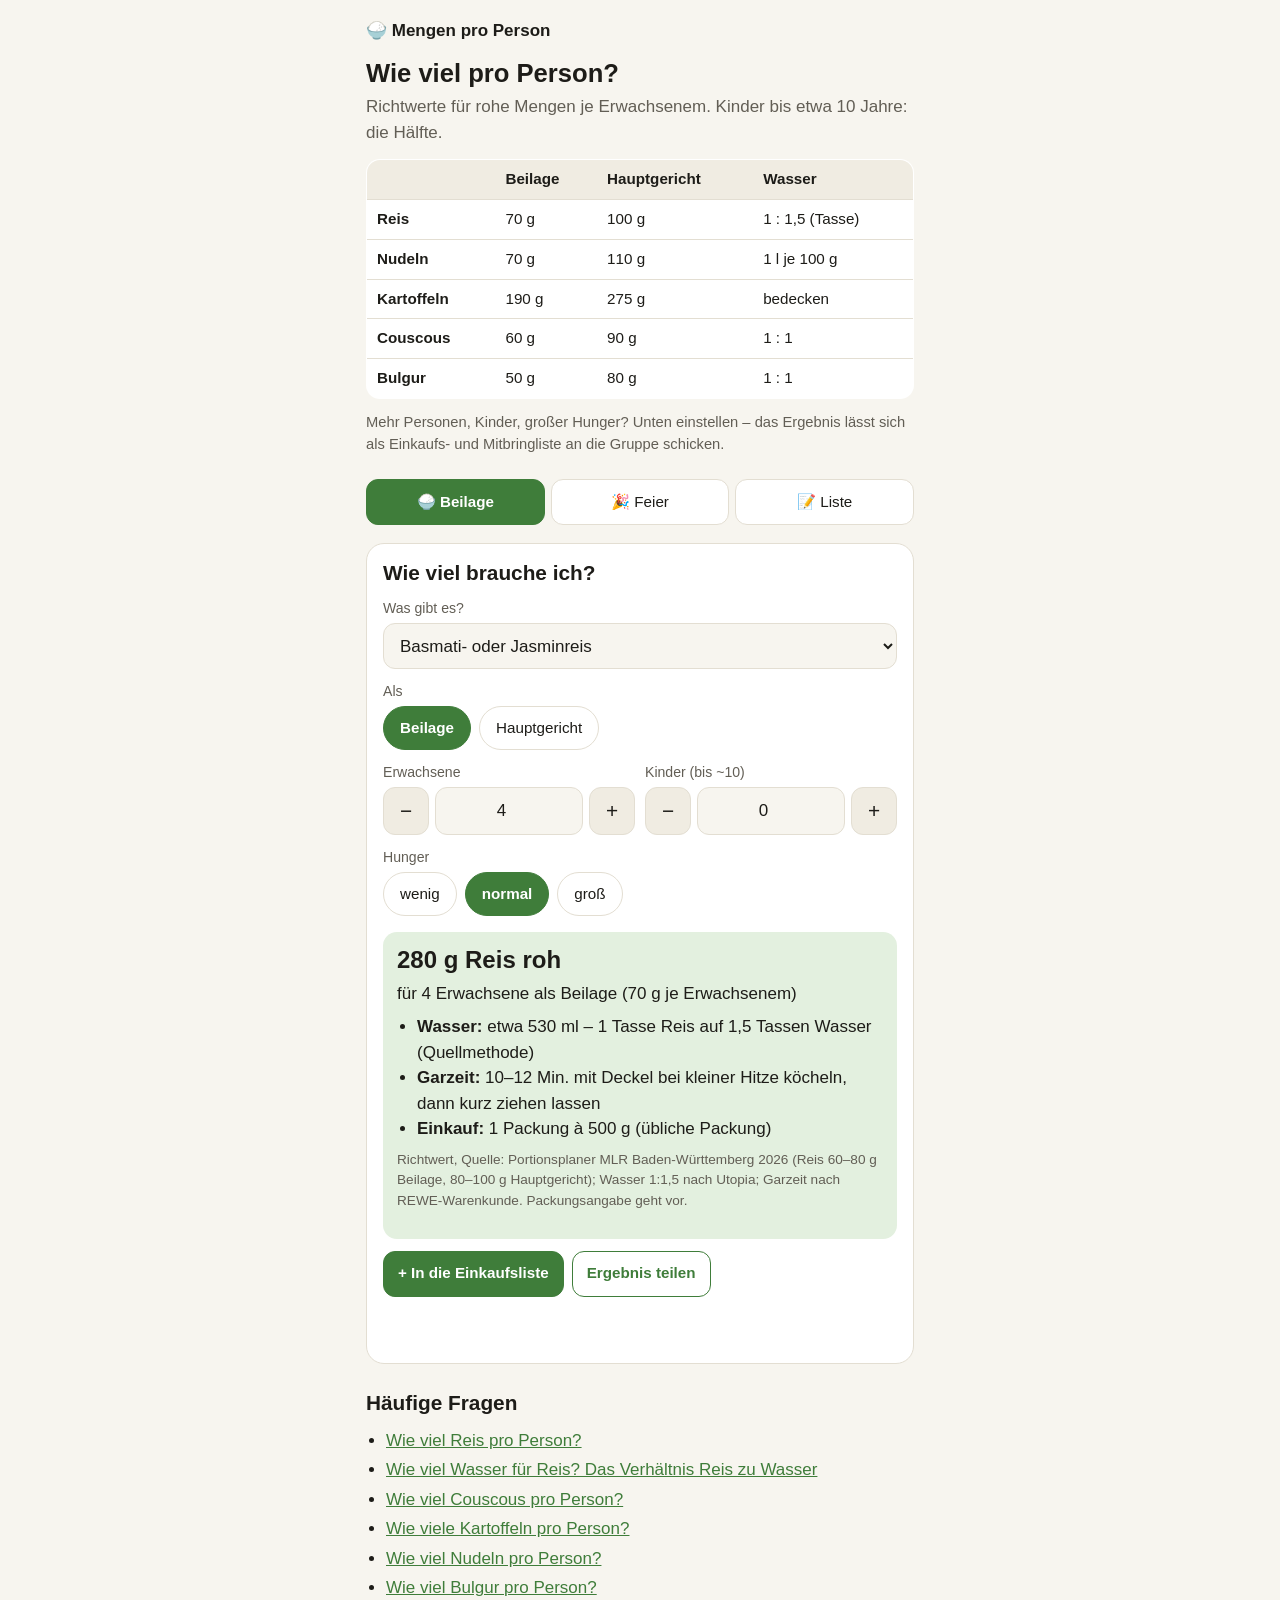
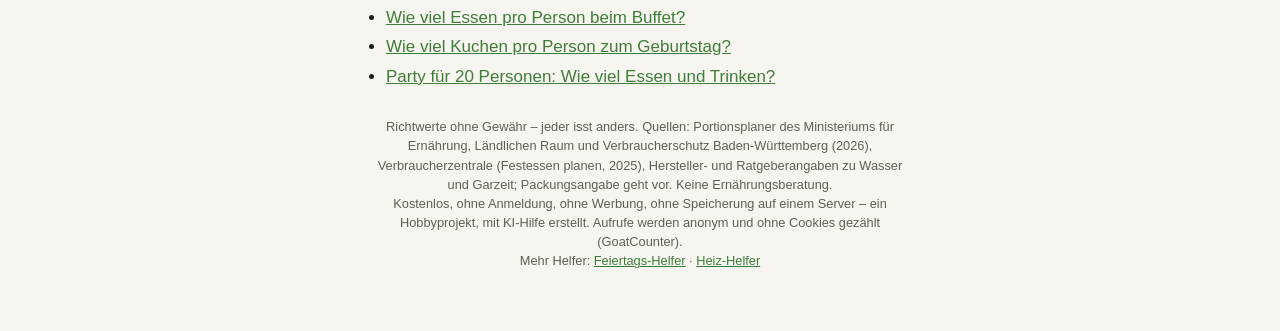
<file: index.html>
<!DOCTYPE html>
<html lang="de">
<head>
<meta charset="utf-8">
<meta name="viewport" content="width=device-width, initial-scale=1">
<title>Wie viel Reis, Nudeln, Kartoffeln pro Person? Mengen-Rechner mit Mitbringliste</title>
<meta name="description" content="Wie viel Reis pro Person? 70 g roh als Beilage, 100 g als Hauptgericht. Mengen für Reis, Nudeln, Kartoffeln, Couscous und Bulgur mit Wasser und Garzeit, Mengen für Buffet, Grillabend und Kaffeetafel – und eine Mitbringliste zum Teilen. Kostenlos, ohne Anmeldung.">
<link rel="canonical" href="https://schrauberbits.github.io/pro-person/">
<style>
:root{--bg:#f7f5ef;--card:#fff;--ink:#1d1c18;--muted:#625e55;--line:#e3ded2;--soft:#f0ece2;
--accent:#3f7d3a;--accent-ink:#fff;--accent-soft:#e3f0df;--warn-soft:#fbefd9}
@media (prefers-color-scheme:dark){:root{--bg:#131411;--card:#1d1f1a;--ink:#eeece6;--muted:#a7a397;--line:#363830;--soft:#262820;
--accent:#8fcf86;--accent-ink:#0f230c;--accent-soft:#22331f;--warn-soft:#382c17}}
*{box-sizing:border-box}
html{-webkit-text-size-adjust:100%}
body{margin:0;background:var(--bg);color:var(--ink);font:17px/1.5 -apple-system,BlinkMacSystemFont,"Segoe UI",Roboto,Helvetica,Arial,sans-serif}
.wrap{max-width:580px;margin:0 auto;padding:18px 16px 60px}
.top{display:flex;align-items:center;justify-content:space-between;margin-bottom:14px}
.brand{font-weight:700;color:var(--ink);text-decoration:none}
h1{font-size:1.6rem;line-height:1.2;margin:0 0 6px}
h2{font-size:1.3rem;line-height:1.25;margin:0 0 12px}
.sub,.hint{color:var(--muted);margin:0 0 14px}
.hint{font-size:.92rem}
table{width:100%;border-collapse:collapse;background:var(--card);border:1px solid var(--line);border-radius:14px;overflow:hidden;margin:0 0 12px;font-size:.95rem}
th,td{padding:8px 10px;text-align:left;border-bottom:1px solid var(--line)}
th{background:var(--soft);font-weight:600}
tr:last-child td{border-bottom:0}
td.r,th.r{text-align:right;white-space:nowrap}
.tabs{display:flex;gap:6px;margin:18px 0 12px;position:sticky;top:0;background:var(--bg);padding:6px 0;z-index:2}
.tabs button{flex:1;border:1px solid var(--line);background:var(--card);color:var(--ink);border-radius:12px;padding:10px 6px;font:inherit;font-size:.95rem;cursor:pointer;min-height:46px}
.tabs button.on{background:var(--accent);border-color:var(--accent);color:var(--accent-ink);font-weight:600}
.panel{background:var(--card);border:1px solid var(--line);border-radius:18px;padding:16px}
.lbl{display:block;font-size:.88rem;color:var(--muted);margin:12px 0 4px}
select,input[type=text],input[type=number]{width:100%;font:inherit;color:var(--ink);background:var(--bg);border:1px solid var(--line);border-radius:12px;padding:10px 12px;min-height:46px}
.pills{display:flex;flex-wrap:wrap;gap:8px}
.pill{border:1px solid var(--line);background:var(--card);color:var(--ink);border-radius:999px;padding:9px 16px;font:inherit;font-size:.95rem;cursor:pointer;min-height:44px}
.pill.on{background:var(--accent);border-color:var(--accent);color:var(--accent-ink);font-weight:600}
.grid{display:grid;grid-template-columns:repeat(4,minmax(0,1fr));gap:8px}
@media (max-width:420px){.grid{grid-template-columns:repeat(2,minmax(0,1fr))}}
.card{display:flex;flex-direction:column;align-items:center;gap:4px;padding:10px 4px;background:var(--card);border:1px solid var(--line);border-radius:14px;font:inherit;font-size:.88rem;color:inherit;cursor:pointer;min-height:78px;justify-content:center;text-align:center;line-height:1.2}
.card .e{font-size:1.6rem}
.card.on{border:2px solid var(--accent);background:var(--accent-soft)}
.row2{display:grid;grid-template-columns:1fr 1fr;gap:10px}
.num{display:flex;gap:6px}
.num button{flex:0 0 46px;border:1px solid var(--line);background:var(--soft);color:var(--ink);border-radius:12px;font-size:1.3rem;cursor:pointer}
.num input{text-align:center}
.answer{margin:16px 0 4px;padding:14px;border-radius:14px;background:var(--accent-soft)}
.answer .gross{font-size:1.5rem;font-weight:700;line-height:1.2;margin:0 0 6px}
.answer ul{margin:8px 0 0;padding-left:20px}
.answer table{margin:8px 0 0}
.answer .klein{font-size:.85rem;color:var(--muted);margin-top:8px}
.actions{display:flex;flex-wrap:wrap;gap:8px;margin-top:12px}
.btn{display:inline-flex;align-items:center;justify-content:center;border:1px solid var(--accent);background:var(--accent);color:var(--accent-ink);border-radius:12px;padding:10px 14px;font:inherit;font-size:.95rem;font-weight:600;cursor:pointer;min-height:46px;text-decoration:none}
.btn.ghost{background:transparent;color:var(--accent)}
.banner{background:var(--warn-soft);border-radius:12px;padding:10px 12px;margin-bottom:10px;font-size:.92rem}
.items{list-style:none;margin:12px 0 0;padding:0}
.items li{display:grid;grid-template-columns:34px 1fr auto;gap:8px;align-items:center;padding:8px 0;border-bottom:1px solid var(--line)}
.items li.done .was{text-decoration:line-through;color:var(--muted)}
.items input[type=checkbox]{width:26px;height:26px;accent-color:var(--accent)}
.items .was{font-weight:600}
.items .menge{color:var(--muted);font-size:.9rem}
.items .wer{grid-column:2/4;min-height:40px;padding:6px 10px;font-size:.92rem}
.items .weg{border:0;background:none;color:var(--muted);font-size:1.2rem;cursor:pointer;padding:4px 8px}
.add{display:grid;grid-template-columns:1fr 110px 50px;gap:6px;margin-top:12px}
.msg{min-height:1.4em;color:var(--accent);font-size:.92rem}
.mehr{margin-top:26px}
.links{padding-left:20px;margin:0}
.links li{margin:4px 0}
a{color:var(--accent)}
.hide{display:none!important}
footer{margin-top:28px;font-size:.8rem;color:var(--muted);text-align:center;line-height:1.5}
@media print{.tabs,.actions,.add,.mehr,.schnell,.sub,.hint,h1,.top,#beilage,#feier,.weg,.banner{display:none!important}#liste{display:block!important;border:0}body{background:#fff;color:#000}.items .wer{border:0}}

</style>
<script data-goatcounter="https://schrauberbits.goatcounter.com/count" async src="https://gc.zgo.at/count.js"></script>
</head>
<body>
<div class="wrap">
  <div class="top">
    <a class="brand" href="./">🍚 Mengen pro Person</a>
  </div>

  <h1>Wie viel pro Person?</h1>
  <p class="sub">Richtwerte für rohe Mengen je Erwachsenem. Kinder bis etwa 10 Jahre: die Hälfte.</p>
  <table class="schnell" aria-label="Mengen pro Person auf einen Blick">
    <thead><tr><th></th><th>Beilage</th><th>Hauptgericht</th><th>Wasser</th></tr></thead>
    <tbody>
      <tr><td><b>Reis</b></td><td>70 g</td><td>100 g</td><td>1 : 1,5 (Tasse)</td></tr>
      <tr><td><b>Nudeln</b></td><td>70 g</td><td>110 g</td><td>1 l je 100 g</td></tr>
      <tr><td><b>Kartoffeln</b></td><td>190 g</td><td>275 g</td><td>bedecken</td></tr>
      <tr><td><b>Couscous</b></td><td>60 g</td><td>90 g</td><td>1 : 1</td></tr>
      <tr><td><b>Bulgur</b></td><td>50 g</td><td>80 g</td><td>1 : 1</td></tr>
    </tbody>
  </table>
  <p class="hint">Mehr Personen, Kinder, großer Hunger? Unten einstellen – das Ergebnis lässt sich als Einkaufs- und Mitbringliste an die Gruppe schicken.</p>

  <nav class="tabs" id="tabs" aria-label="Bereiche">
    <button data-tab="beilage" class="on">🍚 Beilage</button>
    <button data-tab="feier">🎉 Feier</button>
    <button data-tab="liste">📝 Liste</button>
  </nav>

  <section id="beilage" class="panel">
    <h2>Wie viel brauche ich?</h2>
    <label class="lbl" for="sorte">Was gibt es?</label>
    <select id="sorte"></select>
    <div class="lbl">Als</div>
    <div class="pills" id="art">
      <button class="pill on" data-v="beilage">Beilage</button>
      <button class="pill" data-v="haupt">Hauptgericht</button>
    </div>
    <div class="row2">
      <div><label class="lbl" for="p">Erwachsene</label><div class="num"><button data-d="-1" data-f="p">−</button><input id="p" type="number" inputmode="numeric" min="0" max="500" value="4"><button data-d="1" data-f="p">+</button></div></div>
      <div><label class="lbl" for="k">Kinder (bis ~10)</label><div class="num"><button data-d="-1" data-f="k">−</button><input id="k" type="number" inputmode="numeric" min="0" max="500" value="0"><button data-d="1" data-f="k">+</button></div></div>
    </div>
    <div class="lbl">Hunger</div>
    <div class="pills" id="hunger">
      <button class="pill" data-v="wenig">wenig</button>
      <button class="pill on" data-v="normal">normal</button>
      <button class="pill" data-v="viel">groß</button>
    </div>
    <div class="answer" id="beilageErgebnis" aria-live="polite"></div>
    <div class="actions">
      <button class="btn" id="beilageZurListe">+ In die Einkaufsliste</button>
      <button class="btn ghost" id="beilageTeilen">Ergebnis teilen</button>
    </div>
    <p class="msg" id="beilageMsg"></p>
  </section>

  <section id="feier" class="panel hide">
    <h2>Feier: Mengen für alle</h2>
    <div class="lbl">Anlass</div>
    <div class="grid" id="anlass">
      <button class="card on" data-v="buffet"><span class="e">🥗</span>Buffet</button>
      <button class="card" data-v="grill"><span class="e">🔥</span>Grillabend</button>
      <button class="card" data-v="kaffee"><span class="e">🎂</span>Kaffee &amp; Kuchen</button>
      <button class="card" data-v="fingerfood"><span class="e">🍢</span>Fingerfood</button>
    </div>
    <div class="row2">
      <div><label class="lbl" for="g">Erwachsene</label><div class="num"><button data-d="-1" data-f="g">−</button><input id="g" type="number" inputmode="numeric" min="0" max="1000" value="20"><button data-d="1" data-f="g">+</button></div></div>
      <div><label class="lbl" for="gk">Kinder (bis ~10)</label><div class="num"><button data-d="-1" data-f="gk">−</button><input id="gk" type="number" inputmode="numeric" min="0" max="1000" value="0"><button data-d="1" data-f="gk">+</button></div></div>
    </div>
    <label class="lbl" for="h">Dauer in Stunden</label>
    <div class="num"><button data-d="-1" data-f="h">−</button><input id="h" type="number" inputmode="numeric" min="1" max="24" value="4"><button data-d="1" data-f="h">+</button></div>
    <div class="answer" id="feierErgebnis" aria-live="polite"></div>
    <div class="actions">
      <button class="btn" id="feierZurListe">+ Alles in die Liste</button>
      <button class="btn ghost" id="feierTeilen">Ergebnis teilen</button>
    </div>
    <p class="msg" id="feierMsg"></p>
  </section>

  <section id="liste" class="panel hide">
    <div class="banner hide" id="geteiltHinweis">Diese Liste hat dir jemand geschickt. Trag bei dem, was du mitbringst, deinen Namen ein und schick den Link danach zurück in die Gruppe – die Liste steckt nur im Link, nirgends sonst.</div>
    <label class="lbl" for="titel">Name der Liste</label>
    <input id="titel" type="text" maxlength="80" placeholder="z. B. Geburtstag Samstag">
    <ul class="items" id="items"></ul>
    <form class="add" id="addForm">
      <input id="neuName" type="text" maxlength="60" placeholder="Was? z. B. Nudelsalat" aria-label="Was">
      <input id="neuMenge" type="text" maxlength="40" placeholder="Menge" aria-label="Menge">
      <button class="btn" type="submit">+</button>
    </form>
    <p class="hint" id="listeLeer">Noch leer. Im Bereich Beilage oder Feier auf „In die Liste“ tippen oder hier selbst etwas eintragen.</p>
    <div class="actions">
      <button class="btn" id="listeTeilen">Link an die Gruppe schicken</button>
      <a class="btn ghost" id="listeWhatsapp" href="#" target="_blank" rel="noopener">Per WhatsApp</a>
      <button class="btn ghost" id="listeDrucken">Drucken</button>
    </div>
    <p class="msg" id="listeMsg"></p>
  </section>

  <section class="mehr">
    <h2>Häufige Fragen</h2>
    <ul class="links">
      <li><a href="reis-pro-person/">Wie viel Reis pro Person?</a></li>
      <li><a href="reis-wasser-verhaeltnis/">Wie viel Wasser für Reis? Das Verhältnis Reis zu Wasser</a></li>
      <li><a href="couscous-pro-person/">Wie viel Couscous pro Person?</a></li>
      <li><a href="kartoffeln-pro-person/">Wie viele Kartoffeln pro Person?</a></li>
      <li><a href="nudeln-pro-person/">Wie viel Nudeln pro Person?</a></li>
      <li><a href="bulgur-pro-person/">Wie viel Bulgur pro Person?</a></li>
      <li><a href="buffet-pro-person/">Wie viel Essen pro Person beim Buffet?</a></li>
      <li><a href="kuchen-pro-person/">Wie viel Kuchen pro Person zum Geburtstag?</a></li>
      <li><a href="party-fuer-20-personen/">Party für 20 Personen: Wie viel Essen und Trinken?</a></li>
    </ul>
  </section>

  <footer>Richtwerte ohne Gewähr – jeder isst anders. Quellen: Portionsplaner des Ministeriums für Ernährung, Ländlichen Raum und Verbraucherschutz Baden-Württemberg (2026), Verbraucherzentrale (Festessen planen, 2025), Hersteller- und Ratgeberangaben zu Wasser und Garzeit; Packungsangabe geht vor. Keine Ernährungsberatung.<br>Kostenlos, ohne Anmeldung, ohne Werbung, ohne Speicherung auf einem Server – ein Hobbyprojekt, mit KI-Hilfe erstellt. Aufrufe werden anonym und ohne Cookies gezählt (GoatCounter).<br>Mehr Helfer: <a href="https://schrauberbits.github.io/feiertags-helfer/">Feiertags-Helfer</a> · <a href="https://schrauberbits.github.io/heiz-helfer/">Heiz-Helfer</a></footer>
</div>

<script>
const D={"sorten": {"basmati": {"name": "Basmati- oder Jasminreis", "kurz": "Reis", "roh": true, "b": 70, "h": 100, "wasserJeG": 1.9, "wasserRegel": "1 Tasse Reis auf 1,5 Tassen Wasser (Quellmethode)", "zeit": "10–12 Min. mit Deckel bei kleiner Hitze köcheln, dann kurz ziehen lassen", "packung": 500, "packungText": "übliche Packung", "quelle": "Portionsplaner MLR Baden-Württemberg 2026 (Reis 60–80 g Beilage, 80–100 g Hauptgericht); Wasser 1:1,5 nach Utopia; Garzeit nach REWE-Warenkunde"}, "langkorn": {"name": "Langkornreis oder Parboiled-Reis", "kurz": "Reis", "roh": true, "b": 70, "h": 100, "wasserJeG": 2.5, "wasserRegel": "1 Tasse Reis auf 2 Tassen Wasser (Quellmethode)", "zeit": "laut Packung, meist 15–20 Min. mit Deckel quellen lassen", "packung": 500, "packungText": "übliche Packung", "quelle": "Portionsplaner MLR Baden-Württemberg 2026; Wasser 1:2 nach dm"}, "naturreis": {"name": "Naturreis (Vollkornreis)", "kurz": "Naturreis", "roh": true, "b": 70, "h": 100, "wasserJeG": 2.5, "wasserRegel": "1 Tasse Reis auf 2 Tassen Wasser, lieber etwas mehr", "zeit": "laut Packung, meist 30–40 Min.", "packung": 500, "packungText": "übliche Packung", "quelle": "Portionsplaner MLR Baden-Württemberg 2026; Wasser 1:2 nach Utopia"}, "nudeln": {"name": "Nudeln (trocken)", "kurz": "Nudeln", "roh": true, "b": 70, "h": 110, "wasserJeG": 10, "wasserRegel": "1 Liter Wasser je 100 g Nudeln, danach abgießen", "zeit": "laut Packung, meist 8–12 Min.", "packung": 500, "packungText": "übliche Packung", "quelle": "Portionsplaner MLR Baden-Württemberg 2026 (Nudeln 60–80 g Beilage, 100–120 g Hauptgericht)"}, "kartoffeln": {"name": "Kartoffeln", "kurz": "Kartoffeln", "roh": false, "b": 190, "h": 275, "wasserJeG": 0, "wasserRegel": "knapp mit Wasser bedecken", "zeit": "je nach Größe etwa 20–25 Min. (Gabelprobe)", "packung": 2500, "packungText": "übliches Netz", "quelle": "Portionsplaner MLR Baden-Württemberg 2026 (Kartoffeln roh, ungeschält: 175–200 g Beilage, 250–300 g Hauptgericht)"}, "couscous": {"name": "Couscous", "kurz": "Couscous", "roh": true, "b": 60, "h": 90, "wasserJeG": 1, "wasserRegel": "gleiche Menge kochendes Wasser oder Brühe (1:1), je nach Packung bis 1:1,5", "zeit": "5–10 Min. zugedeckt quellen lassen, mit der Gabel auflockern", "packung": 500, "packungText": "übliche Packung", "quelle": "REWE (60 g pro Person, 1:1, etwa 10 Min.), Familienkost (1:1); Hauptgericht 90 g als 1,5-fache Beilage (eigener Richtwert, wie bei Bulgur 50/80 g)"}, "bulgur_fein": {"name": "Bulgur fein oder Schnellbulgur", "kurz": "Bulgur", "roh": true, "b": 50, "h": 80, "wasserJeG": 1, "wasserRegel": "1:1 mit heißem Wasser übergießen", "zeit": "einige Minuten zugedeckt quellen lassen", "packung": 500, "packungText": "übliche Packung", "quelle": "Utopia (50 g Beilage, 80 g Hauptgericht, Schnellbulgur 1:1)"}, "bulgur_grob": {"name": "Bulgur grob", "kurz": "Bulgur", "roh": true, "b": 50, "h": 80, "wasserJeG": 2, "wasserRegel": "1:2 mit kochendem Wasser übergießen (200 g auf 400 ml)", "zeit": "15 Min. abgedeckt quellen lassen", "packung": 500, "packungText": "übliche Packung", "quelle": "Utopia (50 g Beilage, 80 g Hauptgericht, grob 1:2, 15 Min.)"}}, "feier": {"buffet": {"name": "Buffet", "posten": [{"name": "Fleisch und Fisch", "jeP": 125, "einheit": "g", "hinweis": "75 g Fleisch + 50 g Fisch je Person"}, {"name": "Salate (Nudel-, Kartoffel-, Blattsalat)", "jeP": 250, "einheit": "g", "hinweis": "alle Salate zusammen"}, {"name": "Brot oder Brötchen", "jeP": 2, "einheit": "stueck", "stueckEins": "Scheibe/Brötchen", "stueckViele": "Scheiben/Brötchen", "hinweis": "2 je Person"}, {"name": "Nachtisch", "jeP": 125, "einheit": "g", "hinweis": "100–150 g je Person"}, {"name": "Getränke", "typ": "getraenk", "einheit": "l", "hinweis": "0,5 l je Erwachsenem und Stunde, Kinder 0,4 l; mindestens die Hälfte Wasser und Alkoholfreies"}], "notiz": "Die Verbraucherzentrale rechnet beim Büfett mit insgesamt etwa 800 g Essen je Person; je größer die Auswahl, desto kleiner die einzelnen Mengen.", "quelle": "Verbraucherzentrale (Stand 12/2025), Portionsplaner MLR Baden-Württemberg 2026, DRK-Verpflegungsdienst, Getränke-Faustregel"}, "grill": {"name": "Grillabend", "posten": [{"name": "Grillgut (Fleisch, Würstchen)", "jeP": 325, "einheit": "g", "hinweis": "300–350 g je Person; mit Grillkäse oder -gemüse weniger"}, {"name": "Salate", "jeP": 250, "einheit": "g", "hinweis": "alle Salate zusammen"}, {"name": "Brot oder Baguette", "jeP": 4, "einheit": "stueck", "stueckEins": "Scheibe", "stueckViele": "Scheiben", "hinweis": "4–5 Scheiben je Person"}, {"name": "Gemüse und Rohkost", "jeP": 100, "einheit": "g", "hinweis": "etwa 100 g je Person"}, {"name": "Getränke", "typ": "getraenk", "einheit": "l", "hinweis": "0,5 l je Erwachsenem und Stunde, Kinder 0,4 l; mindestens die Hälfte Wasser und Alkoholfreies"}], "notiz": "Gibt es keine Salate, doppelt so viel Brot rechnen.", "quelle": "Berliner Kurier (Grillgut 300–350 g), Für Sie (Salate 250 g, Brot 4–5 Scheiben, Gemüse 100 g), Getränke-Faustregel"}, "kaffee": {"name": "Kaffee und Kuchen", "posten": [{"name": "Kuchen", "jeP": 2, "einheit": "stueck", "stueckEins": "Stück", "stueckViele": "Stück", "kuchen": true, "hinweis": "2 Stück je Gast"}, {"name": "Kaffee oder Tee", "jeP": 0.3, "kinderJeP": 0, "einheit": "l", "hinweis": "etwa 2 Tassen je Erwachsenem"}, {"name": "Wasser, Saft, Limo", "typ": "getraenkOhneKaffee", "einheit": "l", "hinweis": "Getränke insgesamt 0,5 l je Erwachsenem und Stunde (Kinder 0,4 l), abzüglich Kaffee"}], "notiz": "Bei einem großen Kuchenbuffet mit vielen Sorten reicht oft 1 Stück je Gast; gibt es nur Kuchen, eher 2–3.", "quelle": "lecker.de (2 Stück je Gast), Küchenfibel (Springform 12, Blech 20 Stück), DRK-Verpflegungsdienst (Kaffee/Tee 2–3 dl), Getränke-Faustregel"}, "fingerfood": {"name": "Fingerfood", "posten": [{"name": "Häppchen", "jeP": 13, "einheit": "stueck", "stueckEins": "Häppchen", "stueckViele": "Häppchen", "hinweis": "12–15 je Person, wenn es sonst nichts gibt"}, {"name": "Getränke", "typ": "getraenk", "einheit": "l", "hinweis": "0,5 l je Erwachsenem und Stunde, Kinder 0,4 l; mindestens die Hälfte Wasser und Alkoholfreies"}], "notiz": "Als Vorspeise vor einem Essen reichen 8–10 Häppchen je Person.", "quelle": "Verbraucherzentrale (12–15 Häppchen), DRK-Verpflegungsdienst (Apéro 8–10), Getränke-Faustregel"}}, "kinderFaktor": 0.5, "hunger": {"wenig": 0.8, "normal": 1, "viel": 1.25}, "getraenk": {"erwachsene": 0.5, "kinder": 0.4}, "kuchen": {"blech": 20, "rund": 12}};
// ================= Grundlagen =================
const $=id=>document.getElementById(id);
const fmt=(n,d=0)=>Number(n).toLocaleString('de-DE',{minimumFractionDigits:d,maximumFractionDigits:d});
const esc=s=>String(s).replace(/[&<>"']/g,c=>({'&':'&amp;','<':'&lt;','>':'&gt;','"':'&quot;',"'":'&#39;'}[c]));
const zahl=(v,min,max)=>{let n=parseInt(String(v).replace(/[^0-9-]/g,''),10);if(!isFinite(n))n=min;return Math.min(max,Math.max(min,n));};
// Gramm sinnvoll runden und anzeigen
function gramm(g){if(g<=0)return '0 g';if(g<1000)return fmt(Math.round(g/5)*5)+' g';return fmt(Math.round(g/50)*50/1000,g<10000?2:1).replace(/,?0+$/,'')+' kg';}
function ml(m){if(m<1000)return fmt(Math.round(m/10)*10)+' ml';return fmt(Math.round(m/100)*100/1000,1).replace(/,0$/,'')+' l';}

// ================= Kennung (ref) und Zählung =================
const params=new URLSearchParams(location.search);
const REF=(params.get('ref')||'direkt').toLowerCase().replace(/[^a-z0-9-]/g,'').slice(0,40)||'direkt';
const REF_W=REF.endsWith('-w')?REF:REF+'-w';
const gezaehlt={};
function senden(path,title,versuch){
  try{if(window.goatcounter&&window.goatcounter.count){window.goatcounter.count({path,title,event:true});return;}}catch(e){return;}
  if(versuch<40)setTimeout(()=>senden(path,title,versuch+1),250);
}
function zaehle(art){const key='person-'+art+'--'+REF;if(gezaehlt[key])return;gezaehlt[key]=1;senden(key,'Mengen pro Person: '+art+' ('+REF+')',0);}
// Nutzung = der Besucher stellt selbst etwas ein (nicht: bloßes Öffnen oder Antippen eines Feldes)
const genutzt=()=>zaehle('nutzung');

// ================= Zustand =================
const Z={tab:'beilage',sorte:'basmati',art:'beilage',p:4,k:0,hunger:'normal',anlass:'buffet',g:20,gk:0,h:4,titel:'',items:[]};
// items: [was, menge, wer, erledigt(0/1)]

function hashLesen(){
  const h=decodeURIComponent(location.hash.slice(1));
  if(!h)return;
  const [tab,rest]=h.split('?');
  if(['beilage','feier','liste'].includes(tab))Z.tab=tab;
  const q=new URLSearchParams(rest||'');
  if(q.has('sorte')&&D.sorten[q.get('sorte')])Z.sorte=q.get('sorte');
  if(q.get('art')==='haupt'||q.get('art')==='beilage')Z.art=q.get('art');
  if(q.has('p'))Z.p=zahl(q.get('p'),0,500);
  if(q.has('k'))Z.k=zahl(q.get('k'),0,500);
  if(D.hunger[q.get('hunger')])Z.hunger=q.get('hunger');
  if(D.feier[q.get('anlass')])Z.anlass=q.get('anlass');
  if(q.has('g'))Z.g=zahl(q.get('g'),0,1000);
  if(q.has('gk'))Z.gk=zahl(q.get('gk'),0,1000);
  if(q.has('h'))Z.h=zahl(q.get('h'),1,24);
  if(q.has('l')){const l=listeDekodieren(q.get('l'));if(l){Z.titel=l.t;Z.items=l.i;}}
  if(q.get('geteilt')==='1')$('geteiltHinweis').classList.remove('hide');
}
function hashFuer(tab,mitListe){
  let q;
  if(tab==='beilage')q=new URLSearchParams({sorte:Z.sorte,art:Z.art,p:Z.p,k:Z.k,hunger:Z.hunger});
  else if(tab==='feier')q=new URLSearchParams({anlass:Z.anlass,g:Z.g,gk:Z.gk,h:Z.h});
  else{q=new URLSearchParams();if(mitListe)q.set('l',listeKodieren());}
  return '#'+tab+(String(q)?'?'+q:'');
}
function hashSchreiben(){try{history.replaceState(null,'',location.pathname+location.search+hashFuer(Z.tab,Z.tab==='liste'));}catch(e){}}

// Liste im Link: JSON → UTF-8 → base64url
function listeKodieren(){
  const json=JSON.stringify({t:Z.titel,i:Z.items});
  const bytes=new TextEncoder().encode(json);let bin='';bytes.forEach(b=>bin+=String.fromCharCode(b));
  return btoa(bin).replace(/\+/g,'-').replace(/\//g,'_').replace(/=+$/,'');
}
function listeDekodieren(s){
  try{const b64=s.replace(/-/g,'+').replace(/_/g,'/');const bin=atob(b64);const bytes=Uint8Array.from(bin,c=>c.charCodeAt(0));
    const o=JSON.parse(new TextDecoder().decode(bytes));
    const t=String(o.t||'').slice(0,80);
    const i=(Array.isArray(o.i)?o.i:[]).filter(x=>Array.isArray(x)).map(x=>[String(x[0]||'').slice(0,60),String(x[1]||'').slice(0,40),String(x[2]||'').slice(0,40),x[3]?1:0]);
    return {t,i};
  }catch(e){return null;}
}

// ================= Beilage =================
function beilageRechnen(){
  const s=D.sorten[Z.sorte];
  const jeP=(Z.art==='haupt'?s.h:s.b)*D.hunger[Z.hunger];
  const personen=Z.p+Z.k*D.kinderFaktor;
  const roh=jeP*personen;
  return {s,jeP,personen,roh,wasser:s.wasserJeG?roh*s.wasserJeG:0};
}
function beilageZeigen(){
  const r=beilageRechnen(),s=r.s;
  const wer=(Z.p?Z.p+' Erwachsene':'')+(Z.p&&Z.k?' + ':'')+(Z.k?Z.k+' Kinder':'');
  let html='';
  if(r.personen<=0){html='<p class="gross">Bitte mindestens eine Person eintragen.</p>';}
  else{
    html+=`<p class="gross">${gramm(r.roh)} ${esc(s.kurz)} ${s.roh?'roh':''}</p>`;
    html+=`<div>für ${esc(wer)} als ${Z.art==='haupt'?'Hauptgericht':'Beilage'} (${fmt(Math.round(r.jeP))} g je Erwachsenem${Z.k?', Kinder die Hälfte':''})</div><ul>`;
    if(s.wasserJeG)html+=`<li><b>Wasser:</b> etwa ${ml(r.wasser)} – ${esc(s.wasserRegel)}</li>`;
    else if(s.wasserRegel)html+=`<li><b>Wasser:</b> ${esc(s.wasserRegel)}</li>`;
    html+=`<li><b>Garzeit:</b> ${esc(s.zeit)}</li>`;
    if(s.packung){const pk=r.roh/s.packung;html+=`<li><b>Einkauf:</b> ${pk<=1?'1 Packung':fmt(Math.ceil(pk*2)/2,1).replace(/,0$/,'')+' Packungen'} à ${gramm(s.packung)} (${esc(s.packungText)})</li>`;}
    const hungerText=Z.hunger==='viel'?' Hunger „groß“: +25 %, „wenig“: −20 % (eigene Annahme).':Z.hunger==='wenig'?' Hunger „wenig“: −20 %, „groß“: +25 % (eigene Annahme).':'';
    const kinderText=Z.k?' Kinder bis etwa 10 Jahre zählen halb (Annahme nach den DGE-Richtwerten für den Energiebedarf).':'';
    html+=`</ul><p class="klein">Richtwert, Quelle: ${esc(s.quelle)}.${hungerText}${kinderText} Packungsangabe geht vor.</p>`;
  }
  $('beilageErgebnis').innerHTML=html;
}

// ================= Feier =================
function feierRechnen(){
  const a=D.feier[Z.anlass];
  const E=Z.g,K=Z.gk,H=Z.h;
  const posten=a.posten.map(p=>{
    let menge;
    const trinken=(E*D.getraenk.erwachsene+K*D.getraenk.kinder)*H;
    if(p.typ==='getraenk')menge=trinken;
    else if(p.typ==='getraenkOhneKaffee'){const kaffee=a.posten.find(x=>x.kinderJeP===0);menge=Math.max(0,trinken-E*(kaffee?kaffee.jeP:0));}
    else menge=E*p.jeP+K*(p.kinderJeP!==undefined?p.kinderJeP:p.jeP*D.kinderFaktor);
    return {...p,menge};
  });
  return {a,posten};
}
function mengeText(p){
  const m=p.menge;
  if(p.einheit==='g')return gramm(m);
  if(p.einheit==='l')return fmt(Math.ceil(m*2)/2,1).replace(/,0$/,'')+' l';
  if(p.einheit==='stueck'){const n=Math.ceil(m);let t=fmt(n)+' '+(n===1?p.stueckEins:p.stueckViele);
    if(p.kuchen){t+=` (≈ ${fmt(Math.ceil(n/D.kuchen.blech))} Blechkuchen à ${D.kuchen.blech} Stück oder ${fmt(Math.ceil(n/D.kuchen.rund))} runde Kuchen à ${D.kuchen.rund} Stück)`;}
    return t;}
  return fmt(m);
}
function feierZeigen(){
  const r=feierRechnen();
  if(Z.g+Z.gk<=0){$('feierErgebnis').innerHTML='<p class="gross">Bitte mindestens einen Gast eintragen.</p>';return;}
  let html=`<p class="gross">${esc(r.a.name)} für ${Z.g+Z.gk} Gäste</p><table><tbody>`;
  r.posten.forEach(p=>{html+=`<tr><td>${esc(p.name)}<div class="klein">${esc(p.hinweis||'')}</div></td><td class="r"><b>${mengeText(p)}</b></td></tr>`;});
  html+=`</tbody></table><p class="klein">${esc(r.a.notiz)} Kinder bis etwa 10 Jahre zählen beim Essen halb. Richtwerte, Quellen: ${esc(r.a.quelle)}.</p>`;
  $('feierErgebnis').innerHTML=html;
}

// ================= Liste =================
function listeZeigen(){
  $('titel').value=Z.titel;
  const ul=$('items');ul.innerHTML='';
  Z.items.forEach((it,i)=>{
    const li=document.createElement('li');if(it[3])li.className='done';
    li.innerHTML=`<input type="checkbox" ${it[3]?'checked':''} aria-label="erledigt" data-i="${i}"><div><span class="was">${esc(it[0])}</span> <span class="menge">${esc(it[1])}</span></div><button class="weg" data-weg="${i}" aria-label="entfernen">×</button><input class="wer" type="text" maxlength="40" placeholder="Wer bringt es mit?" value="${esc(it[2])}" data-wer="${i}">`;
    ul.appendChild(li);
  });
  $('listeLeer').classList.toggle('hide',Z.items.length>0);
  $('listeWhatsapp').href='https://wa.me/?text='+encodeURIComponent(teilText('liste'));
}
function zurListe(eintraege){
  eintraege.forEach(e=>{const vorhanden=Z.items.find(x=>x[0]===e[0]);if(vorhanden)vorhanden[1]=e[1];else Z.items.push([e[0],e[1],'',0]);});
  if(!Z.titel)Z.titel=Z.tab==='feier'?D.feier[Z.anlass].name+' ('+(Z.g+Z.gk)+' Gäste)':'Einkauf';
  genutzt();listeZeigen();tab('liste');
  $('listeMsg').textContent='In die Liste übernommen ✓';setTimeout(()=>$('listeMsg').textContent='',2500);
}

// ================= Teilen =================
function teilUrl(t){
  const basis=location.href.split(/[?#]/)[0]+'?ref='+encodeURIComponent(REF_W);
  if(t==='liste')return basis+'#liste?'+new URLSearchParams({l:listeKodieren(),geteilt:'1'});
  return basis+hashFuer(t,false);
}
function teilText(t){
  if(t==='liste'){
    const zeilen=Z.items.map(it=>'• '+it[0]+(it[1]?' – '+it[1]:'')+(it[2]?' ('+it[2]+')':'')).join('\n');
    return (Z.titel||'Mitbringliste')+'\n'+zeilen+'\n\nWer bringt was? Im Link abhaken und den neuen Link zurückschicken:\n'+teilUrl('liste');
  }
  if(t==='beilage'){const r=beilageRechnen();return gramm(r.roh)+' '+r.s.kurz+' für '+(Z.p+Z.k)+' Personen'+(r.s.wasserJeG?', Wasser etwa '+ml(r.wasser):'')+'. Nachrechnen: '+teilUrl('beilage');}
  return D.feier[Z.anlass].name+' für '+(Z.g+Z.gk)+' Gäste – Mengen: '+teilUrl('feier');
}
async function teilen(t,msgEl){
  genutzt();zaehle('teilen');
  const text=teilText(t);
  try{if(navigator.share){await navigator.share({text});return;}}catch(e){if(e&&e.name==='AbortError')return;}
  try{await navigator.clipboard.writeText(text);msgEl.textContent='Text mit Link kopiert ✓ – jetzt in die Gruppe einfügen.';}
  catch(e){msgEl.textContent='Bitte den Link oben aus der Adresszeile kopieren.';}
  setTimeout(()=>msgEl.textContent='',4000);
}

// ================= Oberfläche =================
function tab(t){
  Z.tab=t;
  document.querySelectorAll('#tabs button').forEach(b=>b.classList.toggle('on',b.dataset.tab===t));
  ['beilage','feier','liste'].forEach(id=>$(id).classList.toggle('hide',id!==t));
  hashSchreiben();
}
function pills(id,key,cb){
  const el=$(id);
  el.querySelectorAll('[data-v]').forEach(b=>b.classList.toggle('on',b.dataset.v===Z[key]));
  el.addEventListener('click',e=>{const b=e.target.closest('[data-v]');if(!b)return;Z[key]=b.dataset.v;el.querySelectorAll('[data-v]').forEach(x=>x.classList.toggle('on',x===b));genutzt();cb();hashSchreiben();});
}
function zahlFeld(id,key,min,max,cb){
  const el=$(id);el.value=Z[key];
  el.addEventListener('input',()=>{Z[key]=zahl(el.value,min,max);genutzt();cb();hashSchreiben();});
  el.addEventListener('blur',()=>{el.value=Z[key];});
}
document.querySelectorAll('.num button').forEach(b=>b.addEventListener('click',()=>{
  const el=$(b.dataset.f);const n=zahl(el.value,0,1000)+parseInt(b.dataset.d,10);el.value=Math.max(parseInt(el.min,10)||0,Math.min(parseInt(el.max,10)||1000,n));el.dispatchEvent(new Event('input'));
}));

function start(){
  hashLesen();
  const sel=$('sorte');
  Object.entries(D.sorten).forEach(([id,s])=>{const o=document.createElement('option');o.value=id;o.textContent=s.name;sel.appendChild(o);});
  sel.value=Z.sorte;
  sel.addEventListener('change',()=>{Z.sorte=sel.value;genutzt();beilageZeigen();hashSchreiben();});
  pills('art','art',beilageZeigen);pills('hunger','hunger',beilageZeigen);pills('anlass','anlass',feierZeigen);
  zahlFeld('p','p',0,500,beilageZeigen);zahlFeld('k','k',0,500,beilageZeigen);
  zahlFeld('g','g',0,1000,feierZeigen);zahlFeld('gk','gk',0,1000,feierZeigen);zahlFeld('h','h',1,24,feierZeigen);
  $('tabs').addEventListener('click',e=>{const b=e.target.closest('[data-tab]');if(b)tab(b.dataset.tab);});
  $('beilageZurListe').addEventListener('click',()=>{const r=beilageRechnen();zurListe([[r.s.kurz+(Z.art==='haupt'?' (Hauptgericht)':' (Beilage)'),gramm(r.roh)]]);});
  $('feierZurListe').addEventListener('click',()=>{const r=feierRechnen();zurListe(r.posten.map(p=>[p.name,mengeText(p).replace(/ \(≈.*\)$/,'')]));});
  $('beilageTeilen').addEventListener('click',()=>teilen('beilage',$('beilageMsg')));
  $('feierTeilen').addEventListener('click',()=>teilen('feier',$('feierMsg')));
  $('listeTeilen').addEventListener('click',()=>teilen('liste',$('listeMsg')));
  $('listeWhatsapp').addEventListener('click',()=>{genutzt();zaehle('teilen');});
  $('listeDrucken').addEventListener('click',()=>{genutzt();window.print();});
  $('titel').addEventListener('input',()=>{Z.titel=$('titel').value.slice(0,80);genutzt();hashSchreiben();$('listeWhatsapp').href='https://wa.me/?text='+encodeURIComponent(teilText('liste'));});
  $('items').addEventListener('change',e=>{const i=e.target.dataset.i;if(i!==undefined){Z.items[i][3]=e.target.checked?1:0;genutzt();listeZeigen();hashSchreiben();}});
  $('items').addEventListener('input',e=>{const i=e.target.dataset.wer;if(i!==undefined){Z.items[i][2]=e.target.value.slice(0,40);genutzt();hashSchreiben();$('listeWhatsapp').href='https://wa.me/?text='+encodeURIComponent(teilText('liste'));}});
  $('items').addEventListener('click',e=>{const i=e.target.dataset.weg;if(i!==undefined){Z.items.splice(i,1);genutzt();listeZeigen();hashSchreiben();}});
  $('addForm').addEventListener('submit',e=>{e.preventDefault();const n=$('neuName').value.trim().slice(0,60);if(!n)return;Z.items.push([n,$('neuMenge').value.trim().slice(0,40),'',0]);$('neuName').value='';$('neuMenge').value='';genutzt();listeZeigen();hashSchreiben();$('neuName').focus();});
  allesZeigen();
  if(location.hash&&location.hash.length>1)document.getElementById('tabs').scrollIntoView({block:'start'});
  // Wird nur der Teil hinter # geändert (z. B. ein zweiter Link im selben Tab), neu einlesen
  window.addEventListener('hashchange',()=>{hashLesen();allesZeigen();});
}
function allesZeigen(){
  $('sorte').value=Z.sorte;['p','k','g','gk','h'].forEach(id=>{$(id).value=Z[id];});
  [['art','art'],['hunger','hunger'],['anlass','anlass']].forEach(([id,key])=>$(id).querySelectorAll('[data-v]').forEach(b=>b.classList.toggle('on',b.dataset.v===Z[key])));
  beilageZeigen();feierZeigen();listeZeigen();tab(Z.tab);
}
start();

</script>
</body>
</html>
</file>
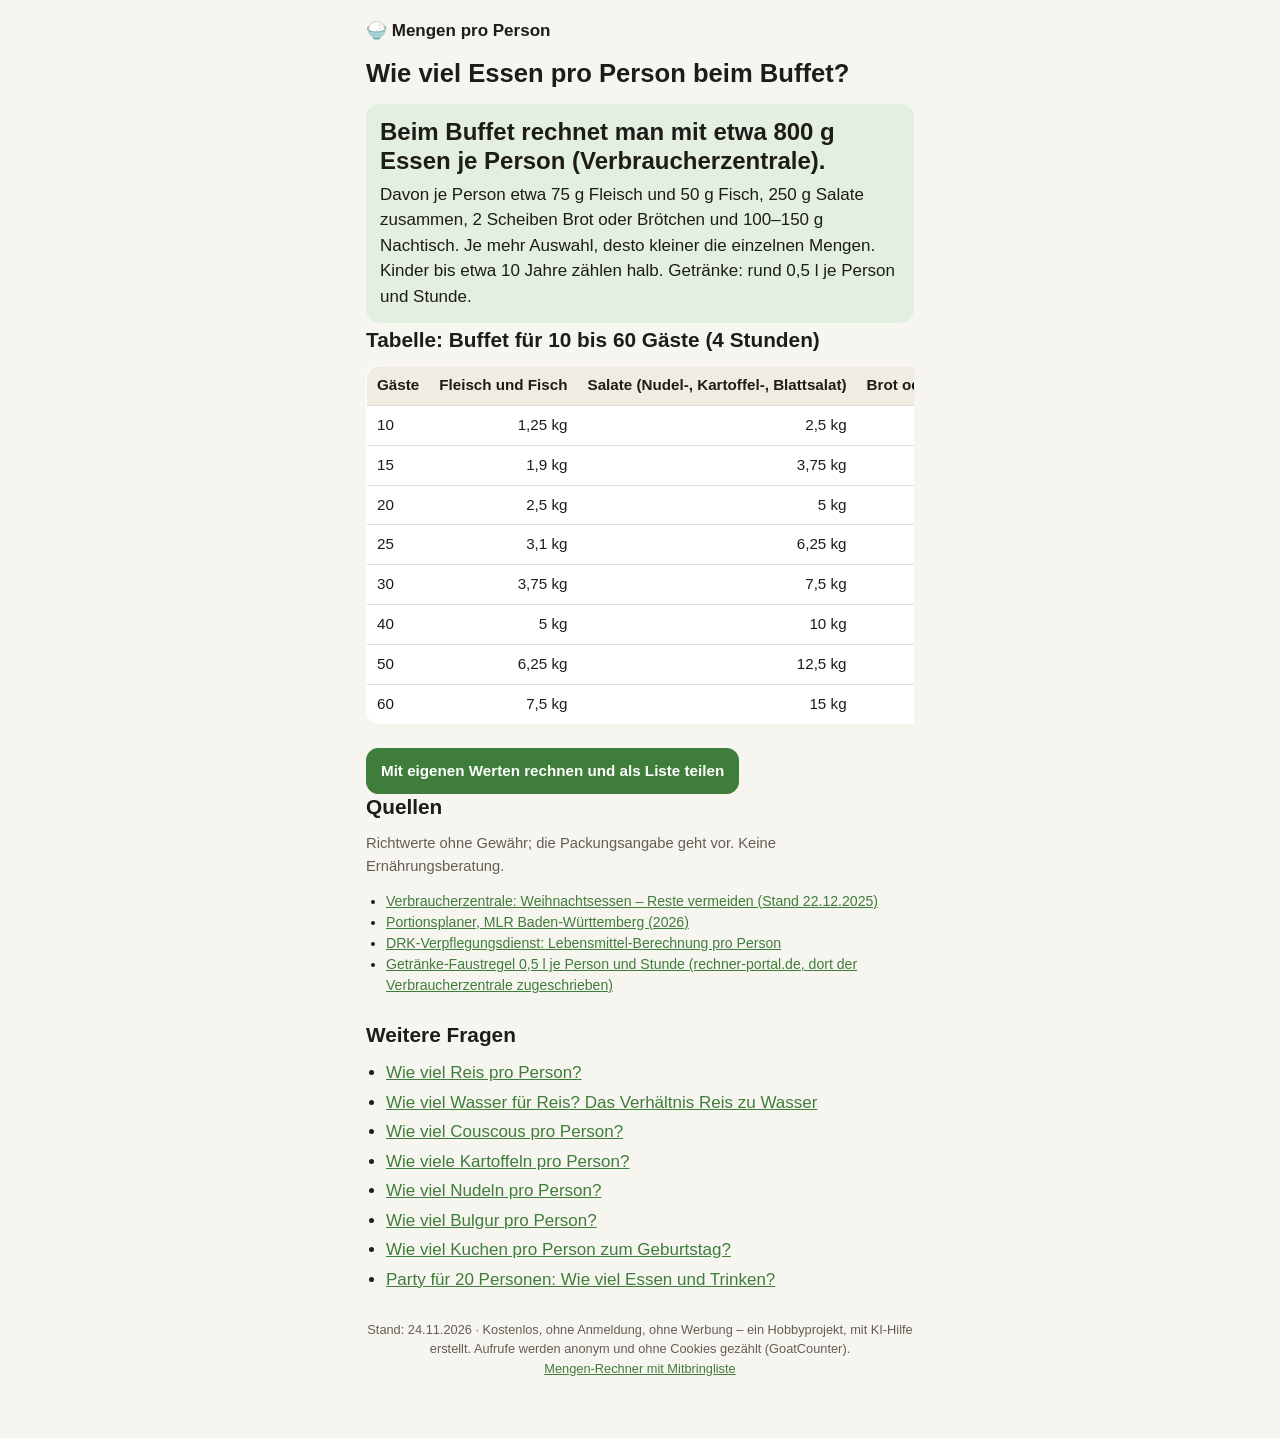
<file: buffet-pro-person/index.html>
<!DOCTYPE html>
<html lang="de">
<head>
<meta charset="utf-8">
<meta name="viewport" content="width=device-width, initial-scale=1">
<title>Buffet: wie viel Essen pro Person? 800 g je Gast – Tabelle für 10 bis 60 Gäste</title>
<meta name="description" content="Buffet planen: etwa 800 g Essen je Person, 125 g Fleisch und Fisch, 250 g Salate, 2 Scheiben Brot, Nachtisch und Getränke – mit Tabelle für 10 bis 60 Gäste und Mitbringliste.">
<link rel="canonical" href="https://schrauberbits.github.io/pro-person/buffet-pro-person/">
<style>:root{--bg:#f7f5ef;--card:#fff;--ink:#1d1c18;--muted:#625e55;--line:#e3ded2;--soft:#f0ece2; --accent:#3f7d3a;--accent-ink:#fff;--accent-soft:#e3f0df;--warn-soft:#fbefd9} @media (prefers-color-scheme:dark){:root{--bg:#131411;--card:#1d1f1a;--ink:#eeece6;--muted:#a7a397;--line:#363830;--soft:#262820; --accent:#8fcf86;--accent-ink:#0f230c;--accent-soft:#22331f;--warn-soft:#382c17}} *{box-sizing:border-box} html{-webkit-text-size-adjust:100%} body{margin:0;background:var(--bg);color:var(--ink);font:17px/1.5 -apple-system,BlinkMacSystemFont,"Segoe UI",Roboto,Helvetica,Arial,sans-serif} .wrap{max-width:580px;margin:0 auto;padding:18px 16px 60px} .top{display:flex;align-items:center;justify-content:space-between;margin-bottom:14px} .brand{font-weight:700;color:var(--ink);text-decoration:none} h1{font-size:1.6rem;line-height:1.2;margin:0 0 6px} h2{font-size:1.3rem;line-height:1.25;margin:0 0 12px} .sub,.hint{color:var(--muted);margin:0 0 14px} .hint{font-size:.92rem} table{width:100%;border-collapse:collapse;background:var(--card);border:1px solid var(--line);border-radius:14px;overflow:hidden;margin:0 0 12px;font-size:.95rem} th,td{padding:8px 10px;text-align:left;border-bottom:1px solid var(--line)} th{background:var(--soft);font-weight:600} tr:last-child td{border-bottom:0} td.r,th.r{text-align:right;white-space:nowrap} .tabs{display:flex;gap:6px;margin:18px 0 12px;position:sticky;top:0;background:var(--bg);padding:6px 0;z-index:2} .tabs button{flex:1;border:1px solid var(--line);background:var(--card);color:var(--ink);border-radius:12px;padding:10px 6px;font:inherit;font-size:.95rem;cursor:pointer;min-height:46px} .tabs button.on{background:var(--accent);border-color:var(--accent);color:var(--accent-ink);font-weight:600} .panel{background:var(--card);border:1px solid var(--line);border-radius:18px;padding:16px} .lbl{display:block;font-size:.88rem;color:var(--muted);margin:12px 0 4px} select,input[type=text],input[type=number]{width:100%;font:inherit;color:var(--ink);background:var(--bg);border:1px solid var(--line);border-radius:12px;padding:10px 12px;min-height:46px} .pills{display:flex;flex-wrap:wrap;gap:8px} .pill{border:1px solid var(--line);background:var(--card);color:var(--ink);border-radius:999px;padding:9px 16px;font:inherit;font-size:.95rem;cursor:pointer;min-height:44px} .pill.on{background:var(--accent);border-color:var(--accent);color:var(--accent-ink);font-weight:600} .grid{display:grid;grid-template-columns:repeat(4,minmax(0,1fr));gap:8px} @media (max-width:420px){.grid{grid-template-columns:repeat(2,minmax(0,1fr))}} .card{display:flex;flex-direction:column;align-items:center;gap:4px;padding:10px 4px;background:var(--card);border:1px solid var(--line);border-radius:14px;font:inherit;font-size:.88rem;color:inherit;cursor:pointer;min-height:78px;justify-content:center;text-align:center;line-height:1.2} .card .e{font-size:1.6rem} .card.on{border:2px solid var(--accent);background:var(--accent-soft)} .row2{display:grid;grid-template-columns:1fr 1fr;gap:10px} .num{display:flex;gap:6px} .num button{flex:0 0 46px;border:1px solid var(--line);background:var(--soft);color:var(--ink);border-radius:12px;font-size:1.3rem;cursor:pointer} .num input{text-align:center} .answer{margin:16px 0 4px;padding:14px;border-radius:14px;background:var(--accent-soft)} .answer .gross{font-size:1.5rem;font-weight:700;line-height:1.2;margin:0 0 6px} .answer ul{margin:8px 0 0;padding-left:20px} .answer table{margin:8px 0 0} .answer .klein{font-size:.85rem;color:var(--muted);margin-top:8px} .actions{display:flex;flex-wrap:wrap;gap:8px;margin-top:12px} .btn{display:inline-flex;align-items:center;justify-content:center;border:1px solid var(--accent);background:var(--accent);color:var(--accent-ink);border-radius:12px;padding:10px 14px;font:inherit;font-size:.95rem;font-weight:600;cursor:pointer;min-height:46px;text-decoration:none} .btn.ghost{background:transparent;color:var(--accent)} .banner{background:var(--warn-soft);border-radius:12px;padding:10px 12px;margin-bottom:10px;font-size:.92rem} .items{list-style:none;margin:12px 0 0;padding:0} .items li{display:grid;grid-template-columns:34px 1fr auto;gap:8px;align-items:center;padding:8px 0;border-bottom:1px solid var(--line)} .items li.done .was{text-decoration:line-through;color:var(--muted)} .items input[type=checkbox]{width:26px;height:26px;accent-color:var(--accent)} .items .was{font-weight:600} .items .menge{color:var(--muted);font-size:.9rem} .items .wer{grid-column:2/4;min-height:40px;padding:6px 10px;font-size:.92rem} .items .weg{border:0;background:none;color:var(--muted);font-size:1.2rem;cursor:pointer;padding:4px 8px} .add{display:grid;grid-template-columns:1fr 110px 50px;gap:6px;margin-top:12px} .msg{min-height:1.4em;color:var(--accent);font-size:.92rem} .mehr{margin-top:26px} .links{padding-left:20px;margin:0} .links li{margin:4px 0} a{color:var(--accent)} .hide{display:none!important} footer{margin-top:28px;font-size:.8rem;color:var(--muted);text-align:center;line-height:1.5} @media print{.tabs,.actions,.add,.mehr,.schnell,.sub,.hint,h1,.top,#beilage,#feier,.weg,.banner{display:none!important}#liste{display:block!important;border:0}body{background:#fff;color:#000}.items .wer{border:0}} .gross{font-size:1.25rem;font-weight:700;line-height:1.3;margin:0 0 8px}.answer p{margin:0 0 8px}.answer p:last-child{margin:0}.scroll{overflow-x:auto}.quellen{font-size:.88rem;padding-left:20px}.klein{font-size:.85rem;color:var(--muted)}</style>
<script type="application/ld+json">{"@context": "https://schema.org", "@type": "FAQPage", "mainEntity": [{"@type": "Question", "name": "Wie viel Essen pro Person beim Buffet?", "acceptedAnswer": {"@type": "Answer", "text": "Etwa 800 g Essen je Person: rund 125 g Fleisch und Fisch, 250 g Salate, 2 Scheiben Brot, 100–150 g Nachtisch; Getränke etwa 0,5 l je Person und Stunde."}}]}</script>
<script data-goatcounter="https://schrauberbits.goatcounter.com/count" async src="https://gc.zgo.at/count.js"></script>
</head>
<body>
<div class="wrap">
<div class="top"><a class="brand" href="../">🍚 Mengen pro Person</a></div>
<h1>Wie viel Essen pro Person beim Buffet?</h1>
<div class="answer"><p class=gross>Beim Buffet rechnet man mit etwa 800 g Essen je Person (Verbraucherzentrale).</p><p>Davon je Person etwa 75 g Fleisch und 50 g Fisch, 250 g Salate zusammen, 2 Scheiben Brot oder Brötchen und 100–150 g Nachtisch. Je mehr Auswahl, desto kleiner die einzelnen Mengen. Kinder bis etwa 10 Jahre zählen halb. Getränke: rund 0,5 l je Person und Stunde.</p></div>
<h2>Tabelle: Buffet für 10 bis 60 Gäste (4 Stunden)</h2><div class=scroll><table><thead><tr><th>Gäste</th><th class=r>Fleisch und Fisch</th><th class=r>Salate (Nudel-, Kartoffel-, Blattsalat)</th><th class=r>Brot oder Brötchen</th><th class=r>Nachtisch</th><th class=r>Getränke</th></tr></thead><tbody><tr><td>10</td><td class=r>1,25 kg</td><td class=r>2,5 kg</td><td class=r>20</td><td class=r>1,25 kg</td><td class=r>20 l</td></tr><tr><td>15</td><td class=r>1,9 kg</td><td class=r>3,75 kg</td><td class=r>30</td><td class=r>1,9 kg</td><td class=r>30 l</td></tr><tr><td>20</td><td class=r>2,5 kg</td><td class=r>5 kg</td><td class=r>40</td><td class=r>2,5 kg</td><td class=r>40 l</td></tr><tr><td>25</td><td class=r>3,1 kg</td><td class=r>6,25 kg</td><td class=r>50</td><td class=r>3,1 kg</td><td class=r>50 l</td></tr><tr><td>30</td><td class=r>3,75 kg</td><td class=r>7,5 kg</td><td class=r>60</td><td class=r>3,75 kg</td><td class=r>60 l</td></tr><tr><td>40</td><td class=r>5 kg</td><td class=r>10 kg</td><td class=r>80</td><td class=r>5 kg</td><td class=r>80 l</td></tr><tr><td>50</td><td class=r>6,25 kg</td><td class=r>12,5 kg</td><td class=r>100</td><td class=r>6,25 kg</td><td class=r>100 l</td></tr><tr><td>60</td><td class=r>7,5 kg</td><td class=r>15 kg</td><td class=r>120</td><td class=r>7,5 kg</td><td class=r>120 l</td></tr></tbody></table></div>
<div class="actions"><a class="btn" href="../?ref=seite-buffet-pro-person#feier?anlass=buffet&g=20&h=4">Mit eigenen Werten rechnen und als Liste teilen</a></div>
<h2>Quellen</h2>
<p class="hint">Richtwerte ohne Gewähr; die Packungsangabe geht vor. Keine Ernährungsberatung.</p>
<ul class=quellen><li><a href="https://www.verbraucherzentrale.de/wissen/lebensmittel/auswaehlen-zubereiten-aufbewahren/weihnachtsessen-reste-vermeiden-und-sinnvoll-verwerten-11231" rel="nofollow noopener">Verbraucherzentrale: Weihnachtsessen – Reste vermeiden (Stand 22.12.2025)</a></li><li><a href="https://mlr.baden-wuerttemberg.de/fileadmin/redaktion/m-mlr/intern/dateien/PDFs/Essen_und_Trinken/2026_02_Portionsplaner.pdf" rel="nofollow noopener">Portionsplaner, MLR Baden-Württemberg (2026)</a></li><li><a href="https://www.bildungsinstitut-rlp.drk.de/fileadmin/downloads/Bereitschaften/Fachdienstausbildung_Verpflegungsdienst/Hintergrundinfos/02_Lebensmittel-Berechnung_pro_Person__Inforama.pdf" rel="nofollow noopener">DRK-Verpflegungsdienst: Lebensmittel-Berechnung pro Person</a></li><li><a href="https://rechner-portal.de/feste-feiern/mengen-pro-gast/getraenkemengen-rechner" rel="nofollow noopener">Getränke-Faustregel 0,5 l je Person und Stunde (rechner-portal.de, dort der Verbraucherzentrale zugeschrieben)</a></li></ul>
<section class="mehr"><h2>Weitere Fragen</h2><ul class="links"><li><a href="../reis-pro-person/">Wie viel Reis pro Person?</a></li><li><a href="../reis-wasser-verhaeltnis/">Wie viel Wasser für Reis? Das Verhältnis Reis zu Wasser</a></li><li><a href="../couscous-pro-person/">Wie viel Couscous pro Person?</a></li><li><a href="../kartoffeln-pro-person/">Wie viele Kartoffeln pro Person?</a></li><li><a href="../nudeln-pro-person/">Wie viel Nudeln pro Person?</a></li><li><a href="../bulgur-pro-person/">Wie viel Bulgur pro Person?</a></li><li><a href="../kuchen-pro-person/">Wie viel Kuchen pro Person zum Geburtstag?</a></li><li><a href="../party-fuer-20-personen/">Party für 20 Personen: Wie viel Essen und Trinken?</a></li></ul></section>
<footer>Stand: 24.11.2026 · Kostenlos, ohne Anmeldung, ohne Werbung – ein Hobbyprojekt, mit KI-Hilfe erstellt. Aufrufe werden anonym und ohne Cookies gezählt (GoatCounter).<br><a href="../">Mengen-Rechner mit Mitbringliste</a></footer>
</div>
</body>
</html>
</file>
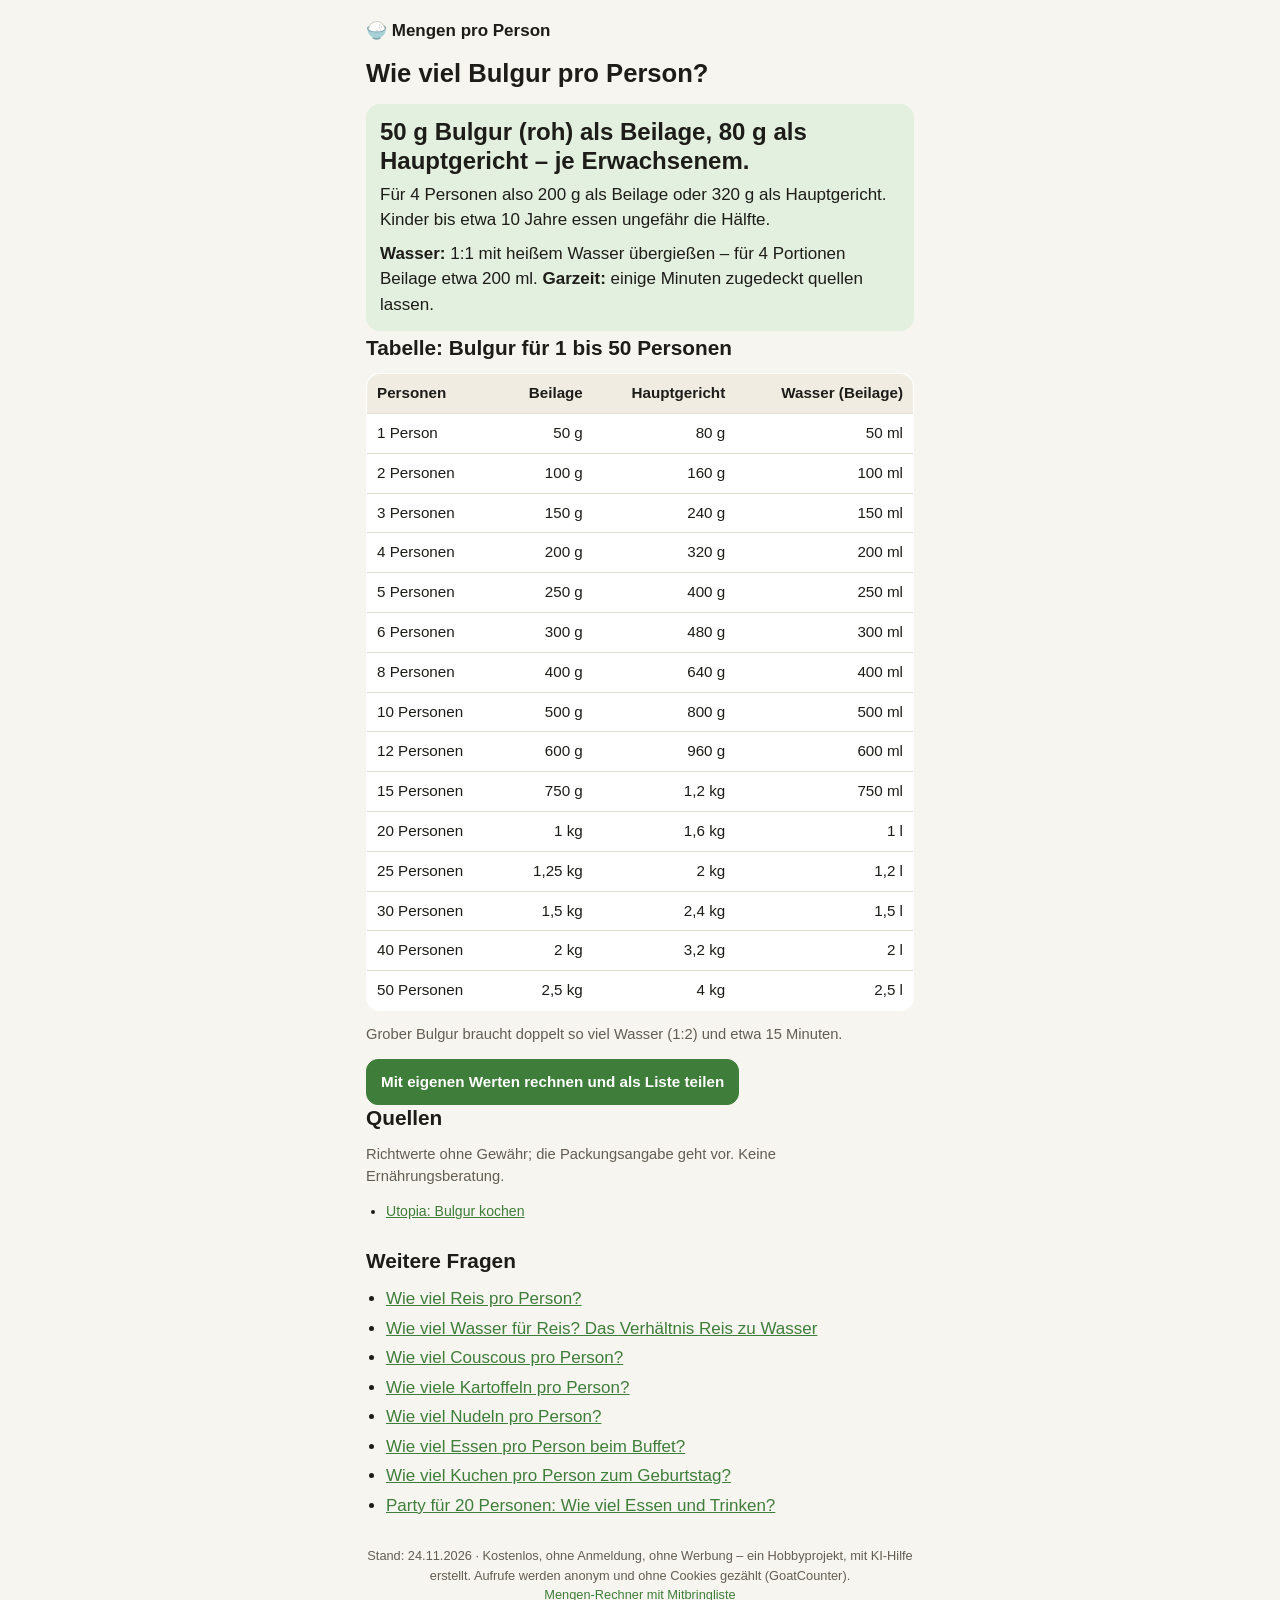
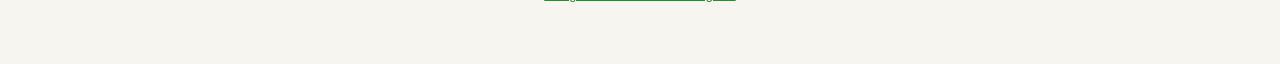
<file: bulgur-pro-person/index.html>
<!DOCTYPE html>
<html lang="de">
<head>
<meta charset="utf-8">
<meta name="viewport" content="width=device-width, initial-scale=1">
<title>Wie viel Bulgur pro Person? 50 g Beilage, 80 g Hauptgericht – Tabelle bis 50 Personen</title>
<meta name="description" content="Wie viel Bulgur pro Person? 50 g Bulgur roh als Beilage, 80 g als Hauptgericht. Mit Wasser, Garzeit und Tabelle für 1 bis 50 Personen.">
<link rel="canonical" href="https://schrauberbits.github.io/pro-person/bulgur-pro-person/">
<style>:root{--bg:#f7f5ef;--card:#fff;--ink:#1d1c18;--muted:#625e55;--line:#e3ded2;--soft:#f0ece2; --accent:#3f7d3a;--accent-ink:#fff;--accent-soft:#e3f0df;--warn-soft:#fbefd9} @media (prefers-color-scheme:dark){:root{--bg:#131411;--card:#1d1f1a;--ink:#eeece6;--muted:#a7a397;--line:#363830;--soft:#262820; --accent:#8fcf86;--accent-ink:#0f230c;--accent-soft:#22331f;--warn-soft:#382c17}} *{box-sizing:border-box} html{-webkit-text-size-adjust:100%} body{margin:0;background:var(--bg);color:var(--ink);font:17px/1.5 -apple-system,BlinkMacSystemFont,"Segoe UI",Roboto,Helvetica,Arial,sans-serif} .wrap{max-width:580px;margin:0 auto;padding:18px 16px 60px} .top{display:flex;align-items:center;justify-content:space-between;margin-bottom:14px} .brand{font-weight:700;color:var(--ink);text-decoration:none} h1{font-size:1.6rem;line-height:1.2;margin:0 0 6px} h2{font-size:1.3rem;line-height:1.25;margin:0 0 12px} .sub,.hint{color:var(--muted);margin:0 0 14px} .hint{font-size:.92rem} table{width:100%;border-collapse:collapse;background:var(--card);border:1px solid var(--line);border-radius:14px;overflow:hidden;margin:0 0 12px;font-size:.95rem} th,td{padding:8px 10px;text-align:left;border-bottom:1px solid var(--line)} th{background:var(--soft);font-weight:600} tr:last-child td{border-bottom:0} td.r,th.r{text-align:right;white-space:nowrap} .tabs{display:flex;gap:6px;margin:18px 0 12px;position:sticky;top:0;background:var(--bg);padding:6px 0;z-index:2} .tabs button{flex:1;border:1px solid var(--line);background:var(--card);color:var(--ink);border-radius:12px;padding:10px 6px;font:inherit;font-size:.95rem;cursor:pointer;min-height:46px} .tabs button.on{background:var(--accent);border-color:var(--accent);color:var(--accent-ink);font-weight:600} .panel{background:var(--card);border:1px solid var(--line);border-radius:18px;padding:16px} .lbl{display:block;font-size:.88rem;color:var(--muted);margin:12px 0 4px} select,input[type=text],input[type=number]{width:100%;font:inherit;color:var(--ink);background:var(--bg);border:1px solid var(--line);border-radius:12px;padding:10px 12px;min-height:46px} .pills{display:flex;flex-wrap:wrap;gap:8px} .pill{border:1px solid var(--line);background:var(--card);color:var(--ink);border-radius:999px;padding:9px 16px;font:inherit;font-size:.95rem;cursor:pointer;min-height:44px} .pill.on{background:var(--accent);border-color:var(--accent);color:var(--accent-ink);font-weight:600} .grid{display:grid;grid-template-columns:repeat(4,minmax(0,1fr));gap:8px} @media (max-width:420px){.grid{grid-template-columns:repeat(2,minmax(0,1fr))}} .card{display:flex;flex-direction:column;align-items:center;gap:4px;padding:10px 4px;background:var(--card);border:1px solid var(--line);border-radius:14px;font:inherit;font-size:.88rem;color:inherit;cursor:pointer;min-height:78px;justify-content:center;text-align:center;line-height:1.2} .card .e{font-size:1.6rem} .card.on{border:2px solid var(--accent);background:var(--accent-soft)} .row2{display:grid;grid-template-columns:1fr 1fr;gap:10px} .num{display:flex;gap:6px} .num button{flex:0 0 46px;border:1px solid var(--line);background:var(--soft);color:var(--ink);border-radius:12px;font-size:1.3rem;cursor:pointer} .num input{text-align:center} .answer{margin:16px 0 4px;padding:14px;border-radius:14px;background:var(--accent-soft)} .answer .gross{font-size:1.5rem;font-weight:700;line-height:1.2;margin:0 0 6px} .answer ul{margin:8px 0 0;padding-left:20px} .answer table{margin:8px 0 0} .answer .klein{font-size:.85rem;color:var(--muted);margin-top:8px} .actions{display:flex;flex-wrap:wrap;gap:8px;margin-top:12px} .btn{display:inline-flex;align-items:center;justify-content:center;border:1px solid var(--accent);background:var(--accent);color:var(--accent-ink);border-radius:12px;padding:10px 14px;font:inherit;font-size:.95rem;font-weight:600;cursor:pointer;min-height:46px;text-decoration:none} .btn.ghost{background:transparent;color:var(--accent)} .banner{background:var(--warn-soft);border-radius:12px;padding:10px 12px;margin-bottom:10px;font-size:.92rem} .items{list-style:none;margin:12px 0 0;padding:0} .items li{display:grid;grid-template-columns:34px 1fr auto;gap:8px;align-items:center;padding:8px 0;border-bottom:1px solid var(--line)} .items li.done .was{text-decoration:line-through;color:var(--muted)} .items input[type=checkbox]{width:26px;height:26px;accent-color:var(--accent)} .items .was{font-weight:600} .items .menge{color:var(--muted);font-size:.9rem} .items .wer{grid-column:2/4;min-height:40px;padding:6px 10px;font-size:.92rem} .items .weg{border:0;background:none;color:var(--muted);font-size:1.2rem;cursor:pointer;padding:4px 8px} .add{display:grid;grid-template-columns:1fr 110px 50px;gap:6px;margin-top:12px} .msg{min-height:1.4em;color:var(--accent);font-size:.92rem} .mehr{margin-top:26px} .links{padding-left:20px;margin:0} .links li{margin:4px 0} a{color:var(--accent)} .hide{display:none!important} footer{margin-top:28px;font-size:.8rem;color:var(--muted);text-align:center;line-height:1.5} @media print{.tabs,.actions,.add,.mehr,.schnell,.sub,.hint,h1,.top,#beilage,#feier,.weg,.banner{display:none!important}#liste{display:block!important;border:0}body{background:#fff;color:#000}.items .wer{border:0}} .gross{font-size:1.25rem;font-weight:700;line-height:1.3;margin:0 0 8px}.answer p{margin:0 0 8px}.answer p:last-child{margin:0}.scroll{overflow-x:auto}.quellen{font-size:.88rem;padding-left:20px}.klein{font-size:.85rem;color:var(--muted)}</style>
<script type="application/ld+json">{"@context": "https://schema.org", "@type": "FAQPage", "mainEntity": [{"@type": "Question", "name": "Wie viel Bulgur pro Person?", "acceptedAnswer": {"@type": "Answer", "text": "50 g Bulgur (roh) je Person als Beilage, 80 g als Hauptgericht. Wasser: 1:1 mit heißem Wasser übergießen. Garzeit: einige Minuten zugedeckt quellen lassen."}}]}</script>
<script data-goatcounter="https://schrauberbits.goatcounter.com/count" async src="https://gc.zgo.at/count.js"></script>
</head>
<body>
<div class="wrap">
<div class="top"><a class="brand" href="../">🍚 Mengen pro Person</a></div>
<h1>Wie viel Bulgur pro Person?</h1>
<div class="answer"><p class=gross>50 g Bulgur (roh) als Beilage, 80 g als Hauptgericht – je Erwachsenem.</p><p>Für 4 Personen also 200 g als Beilage oder 320 g als Hauptgericht. Kinder bis etwa 10 Jahre essen ungefähr die Hälfte.</p><p><b>Wasser:</b> 1:1 mit heißem Wasser übergießen – für 4 Portionen Beilage etwa 200 ml. <b>Garzeit:</b> einige Minuten zugedeckt quellen lassen.</p></div>
<h2>Tabelle: Bulgur für 1 bis 50 Personen</h2><table><thead><tr><th>Personen</th><th class=r>Beilage</th><th class=r>Hauptgericht</th><th class=r>Wasser (Beilage)</th></tr></thead><tbody><tr><td>1 Person</td><td class=r>50 g</td><td class=r>80 g</td><td class=r>50 ml</td></tr><tr><td>2 Personen</td><td class=r>100 g</td><td class=r>160 g</td><td class=r>100 ml</td></tr><tr><td>3 Personen</td><td class=r>150 g</td><td class=r>240 g</td><td class=r>150 ml</td></tr><tr><td>4 Personen</td><td class=r>200 g</td><td class=r>320 g</td><td class=r>200 ml</td></tr><tr><td>5 Personen</td><td class=r>250 g</td><td class=r>400 g</td><td class=r>250 ml</td></tr><tr><td>6 Personen</td><td class=r>300 g</td><td class=r>480 g</td><td class=r>300 ml</td></tr><tr><td>8 Personen</td><td class=r>400 g</td><td class=r>640 g</td><td class=r>400 ml</td></tr><tr><td>10 Personen</td><td class=r>500 g</td><td class=r>800 g</td><td class=r>500 ml</td></tr><tr><td>12 Personen</td><td class=r>600 g</td><td class=r>960 g</td><td class=r>600 ml</td></tr><tr><td>15 Personen</td><td class=r>750 g</td><td class=r>1,2 kg</td><td class=r>750 ml</td></tr><tr><td>20 Personen</td><td class=r>1 kg</td><td class=r>1,6 kg</td><td class=r>1 l</td></tr><tr><td>25 Personen</td><td class=r>1,25 kg</td><td class=r>2 kg</td><td class=r>1,2 l</td></tr><tr><td>30 Personen</td><td class=r>1,5 kg</td><td class=r>2,4 kg</td><td class=r>1,5 l</td></tr><tr><td>40 Personen</td><td class=r>2 kg</td><td class=r>3,2 kg</td><td class=r>2 l</td></tr><tr><td>50 Personen</td><td class=r>2,5 kg</td><td class=r>4 kg</td><td class=r>2,5 l</td></tr></tbody></table><p class=hint>Grober Bulgur braucht doppelt so viel Wasser (1:2) und etwa 15 Minuten.</p>
<div class="actions"><a class="btn" href="../?ref=seite-bulgur-pro-person#beilage?sorte=bulgur_fein&art=beilage&p=4">Mit eigenen Werten rechnen und als Liste teilen</a></div>
<h2>Quellen</h2>
<p class="hint">Richtwerte ohne Gewähr; die Packungsangabe geht vor. Keine Ernährungsberatung.</p>
<ul class=quellen><li><a href="https://utopia.de/ratgeber/bulgur-kochen-so-kannst-du-den-weizengries-zubereiten/" rel="nofollow noopener">Utopia: Bulgur kochen</a></li></ul>
<section class="mehr"><h2>Weitere Fragen</h2><ul class="links"><li><a href="../reis-pro-person/">Wie viel Reis pro Person?</a></li><li><a href="../reis-wasser-verhaeltnis/">Wie viel Wasser für Reis? Das Verhältnis Reis zu Wasser</a></li><li><a href="../couscous-pro-person/">Wie viel Couscous pro Person?</a></li><li><a href="../kartoffeln-pro-person/">Wie viele Kartoffeln pro Person?</a></li><li><a href="../nudeln-pro-person/">Wie viel Nudeln pro Person?</a></li><li><a href="../buffet-pro-person/">Wie viel Essen pro Person beim Buffet?</a></li><li><a href="../kuchen-pro-person/">Wie viel Kuchen pro Person zum Geburtstag?</a></li><li><a href="../party-fuer-20-personen/">Party für 20 Personen: Wie viel Essen und Trinken?</a></li></ul></section>
<footer>Stand: 24.11.2026 · Kostenlos, ohne Anmeldung, ohne Werbung – ein Hobbyprojekt, mit KI-Hilfe erstellt. Aufrufe werden anonym und ohne Cookies gezählt (GoatCounter).<br><a href="../">Mengen-Rechner mit Mitbringliste</a></footer>
</div>
</body>
</html>
</file>
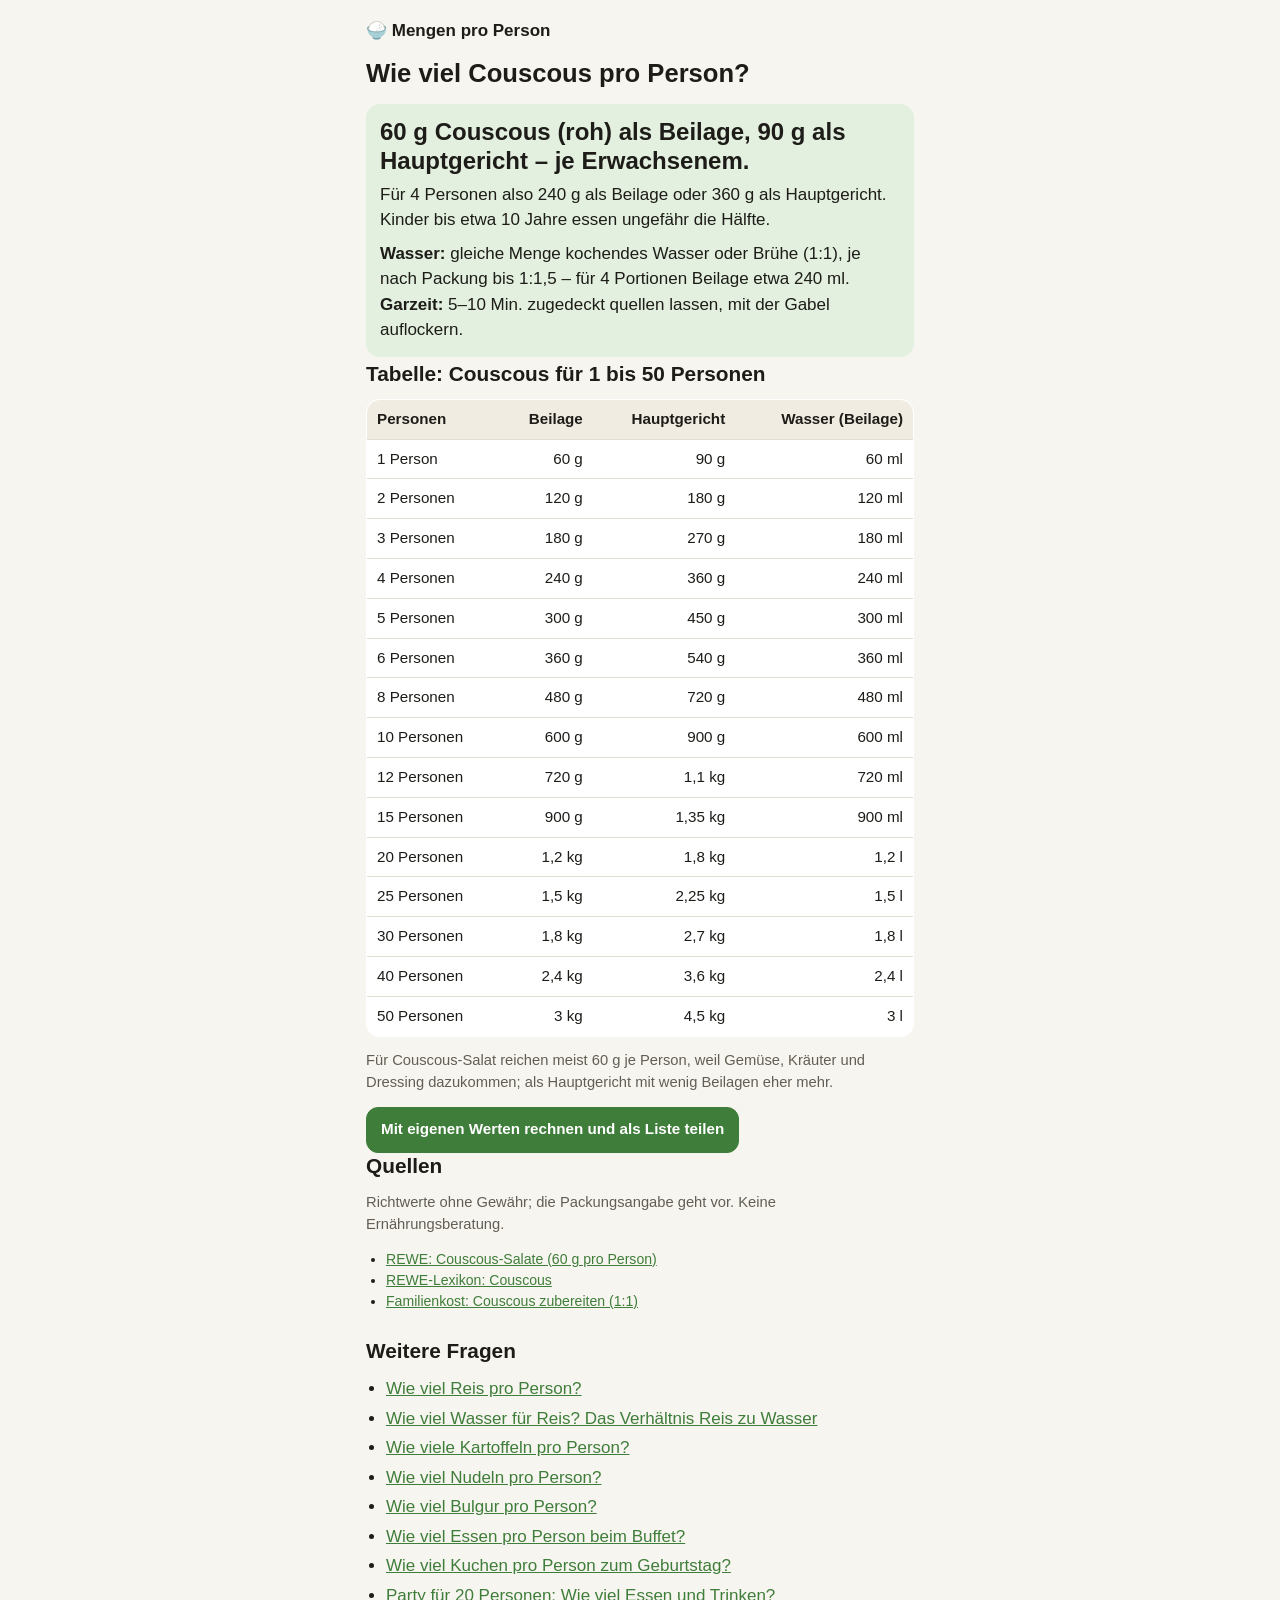
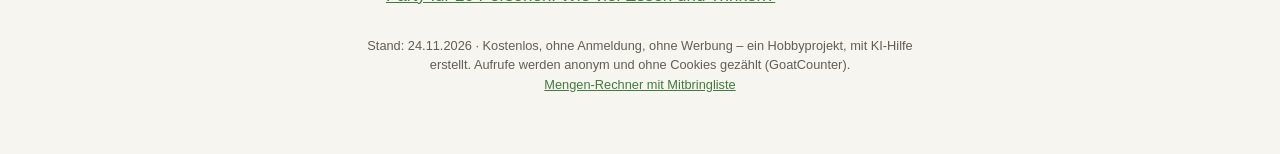
<file: couscous-pro-person/index.html>
<!DOCTYPE html>
<html lang="de">
<head>
<meta charset="utf-8">
<meta name="viewport" content="width=device-width, initial-scale=1">
<title>Wie viel Couscous pro Person? 60 g Beilage, 90 g Hauptgericht – Tabelle bis 50 Personen</title>
<meta name="description" content="Wie viel Couscous pro Person? 60 g Couscous roh als Beilage, 90 g als Hauptgericht. Mit Wasser, Garzeit und Tabelle für 1 bis 50 Personen.">
<link rel="canonical" href="https://schrauberbits.github.io/pro-person/couscous-pro-person/">
<style>:root{--bg:#f7f5ef;--card:#fff;--ink:#1d1c18;--muted:#625e55;--line:#e3ded2;--soft:#f0ece2; --accent:#3f7d3a;--accent-ink:#fff;--accent-soft:#e3f0df;--warn-soft:#fbefd9} @media (prefers-color-scheme:dark){:root{--bg:#131411;--card:#1d1f1a;--ink:#eeece6;--muted:#a7a397;--line:#363830;--soft:#262820; --accent:#8fcf86;--accent-ink:#0f230c;--accent-soft:#22331f;--warn-soft:#382c17}} *{box-sizing:border-box} html{-webkit-text-size-adjust:100%} body{margin:0;background:var(--bg);color:var(--ink);font:17px/1.5 -apple-system,BlinkMacSystemFont,"Segoe UI",Roboto,Helvetica,Arial,sans-serif} .wrap{max-width:580px;margin:0 auto;padding:18px 16px 60px} .top{display:flex;align-items:center;justify-content:space-between;margin-bottom:14px} .brand{font-weight:700;color:var(--ink);text-decoration:none} h1{font-size:1.6rem;line-height:1.2;margin:0 0 6px} h2{font-size:1.3rem;line-height:1.25;margin:0 0 12px} .sub,.hint{color:var(--muted);margin:0 0 14px} .hint{font-size:.92rem} table{width:100%;border-collapse:collapse;background:var(--card);border:1px solid var(--line);border-radius:14px;overflow:hidden;margin:0 0 12px;font-size:.95rem} th,td{padding:8px 10px;text-align:left;border-bottom:1px solid var(--line)} th{background:var(--soft);font-weight:600} tr:last-child td{border-bottom:0} td.r,th.r{text-align:right;white-space:nowrap} .tabs{display:flex;gap:6px;margin:18px 0 12px;position:sticky;top:0;background:var(--bg);padding:6px 0;z-index:2} .tabs button{flex:1;border:1px solid var(--line);background:var(--card);color:var(--ink);border-radius:12px;padding:10px 6px;font:inherit;font-size:.95rem;cursor:pointer;min-height:46px} .tabs button.on{background:var(--accent);border-color:var(--accent);color:var(--accent-ink);font-weight:600} .panel{background:var(--card);border:1px solid var(--line);border-radius:18px;padding:16px} .lbl{display:block;font-size:.88rem;color:var(--muted);margin:12px 0 4px} select,input[type=text],input[type=number]{width:100%;font:inherit;color:var(--ink);background:var(--bg);border:1px solid var(--line);border-radius:12px;padding:10px 12px;min-height:46px} .pills{display:flex;flex-wrap:wrap;gap:8px} .pill{border:1px solid var(--line);background:var(--card);color:var(--ink);border-radius:999px;padding:9px 16px;font:inherit;font-size:.95rem;cursor:pointer;min-height:44px} .pill.on{background:var(--accent);border-color:var(--accent);color:var(--accent-ink);font-weight:600} .grid{display:grid;grid-template-columns:repeat(4,minmax(0,1fr));gap:8px} @media (max-width:420px){.grid{grid-template-columns:repeat(2,minmax(0,1fr))}} .card{display:flex;flex-direction:column;align-items:center;gap:4px;padding:10px 4px;background:var(--card);border:1px solid var(--line);border-radius:14px;font:inherit;font-size:.88rem;color:inherit;cursor:pointer;min-height:78px;justify-content:center;text-align:center;line-height:1.2} .card .e{font-size:1.6rem} .card.on{border:2px solid var(--accent);background:var(--accent-soft)} .row2{display:grid;grid-template-columns:1fr 1fr;gap:10px} .num{display:flex;gap:6px} .num button{flex:0 0 46px;border:1px solid var(--line);background:var(--soft);color:var(--ink);border-radius:12px;font-size:1.3rem;cursor:pointer} .num input{text-align:center} .answer{margin:16px 0 4px;padding:14px;border-radius:14px;background:var(--accent-soft)} .answer .gross{font-size:1.5rem;font-weight:700;line-height:1.2;margin:0 0 6px} .answer ul{margin:8px 0 0;padding-left:20px} .answer table{margin:8px 0 0} .answer .klein{font-size:.85rem;color:var(--muted);margin-top:8px} .actions{display:flex;flex-wrap:wrap;gap:8px;margin-top:12px} .btn{display:inline-flex;align-items:center;justify-content:center;border:1px solid var(--accent);background:var(--accent);color:var(--accent-ink);border-radius:12px;padding:10px 14px;font:inherit;font-size:.95rem;font-weight:600;cursor:pointer;min-height:46px;text-decoration:none} .btn.ghost{background:transparent;color:var(--accent)} .banner{background:var(--warn-soft);border-radius:12px;padding:10px 12px;margin-bottom:10px;font-size:.92rem} .items{list-style:none;margin:12px 0 0;padding:0} .items li{display:grid;grid-template-columns:34px 1fr auto;gap:8px;align-items:center;padding:8px 0;border-bottom:1px solid var(--line)} .items li.done .was{text-decoration:line-through;color:var(--muted)} .items input[type=checkbox]{width:26px;height:26px;accent-color:var(--accent)} .items .was{font-weight:600} .items .menge{color:var(--muted);font-size:.9rem} .items .wer{grid-column:2/4;min-height:40px;padding:6px 10px;font-size:.92rem} .items .weg{border:0;background:none;color:var(--muted);font-size:1.2rem;cursor:pointer;padding:4px 8px} .add{display:grid;grid-template-columns:1fr 110px 50px;gap:6px;margin-top:12px} .msg{min-height:1.4em;color:var(--accent);font-size:.92rem} .mehr{margin-top:26px} .links{padding-left:20px;margin:0} .links li{margin:4px 0} a{color:var(--accent)} .hide{display:none!important} footer{margin-top:28px;font-size:.8rem;color:var(--muted);text-align:center;line-height:1.5} @media print{.tabs,.actions,.add,.mehr,.schnell,.sub,.hint,h1,.top,#beilage,#feier,.weg,.banner{display:none!important}#liste{display:block!important;border:0}body{background:#fff;color:#000}.items .wer{border:0}} .gross{font-size:1.25rem;font-weight:700;line-height:1.3;margin:0 0 8px}.answer p{margin:0 0 8px}.answer p:last-child{margin:0}.scroll{overflow-x:auto}.quellen{font-size:.88rem;padding-left:20px}.klein{font-size:.85rem;color:var(--muted)}</style>
<script type="application/ld+json">{"@context": "https://schema.org", "@type": "FAQPage", "mainEntity": [{"@type": "Question", "name": "Wie viel Couscous pro Person?", "acceptedAnswer": {"@type": "Answer", "text": "60 g Couscous (roh) je Person als Beilage, 90 g als Hauptgericht. Wasser: gleiche Menge kochendes Wasser oder Brühe (1:1), je nach Packung bis 1:1,5. Garzeit: 5–10 Min. zugedeckt quellen lassen, mit der Gabel auflockern."}}]}</script>
<script data-goatcounter="https://schrauberbits.goatcounter.com/count" async src="https://gc.zgo.at/count.js"></script>
</head>
<body>
<div class="wrap">
<div class="top"><a class="brand" href="../">🍚 Mengen pro Person</a></div>
<h1>Wie viel Couscous pro Person?</h1>
<div class="answer"><p class=gross>60 g Couscous (roh) als Beilage, 90 g als Hauptgericht – je Erwachsenem.</p><p>Für 4 Personen also 240 g als Beilage oder 360 g als Hauptgericht. Kinder bis etwa 10 Jahre essen ungefähr die Hälfte.</p><p><b>Wasser:</b> gleiche Menge kochendes Wasser oder Brühe (1:1), je nach Packung bis 1:1,5 – für 4 Portionen Beilage etwa 240 ml. <b>Garzeit:</b> 5–10 Min. zugedeckt quellen lassen, mit der Gabel auflockern.</p></div>
<h2>Tabelle: Couscous für 1 bis 50 Personen</h2><table><thead><tr><th>Personen</th><th class=r>Beilage</th><th class=r>Hauptgericht</th><th class=r>Wasser (Beilage)</th></tr></thead><tbody><tr><td>1 Person</td><td class=r>60 g</td><td class=r>90 g</td><td class=r>60 ml</td></tr><tr><td>2 Personen</td><td class=r>120 g</td><td class=r>180 g</td><td class=r>120 ml</td></tr><tr><td>3 Personen</td><td class=r>180 g</td><td class=r>270 g</td><td class=r>180 ml</td></tr><tr><td>4 Personen</td><td class=r>240 g</td><td class=r>360 g</td><td class=r>240 ml</td></tr><tr><td>5 Personen</td><td class=r>300 g</td><td class=r>450 g</td><td class=r>300 ml</td></tr><tr><td>6 Personen</td><td class=r>360 g</td><td class=r>540 g</td><td class=r>360 ml</td></tr><tr><td>8 Personen</td><td class=r>480 g</td><td class=r>720 g</td><td class=r>480 ml</td></tr><tr><td>10 Personen</td><td class=r>600 g</td><td class=r>900 g</td><td class=r>600 ml</td></tr><tr><td>12 Personen</td><td class=r>720 g</td><td class=r>1,1 kg</td><td class=r>720 ml</td></tr><tr><td>15 Personen</td><td class=r>900 g</td><td class=r>1,35 kg</td><td class=r>900 ml</td></tr><tr><td>20 Personen</td><td class=r>1,2 kg</td><td class=r>1,8 kg</td><td class=r>1,2 l</td></tr><tr><td>25 Personen</td><td class=r>1,5 kg</td><td class=r>2,25 kg</td><td class=r>1,5 l</td></tr><tr><td>30 Personen</td><td class=r>1,8 kg</td><td class=r>2,7 kg</td><td class=r>1,8 l</td></tr><tr><td>40 Personen</td><td class=r>2,4 kg</td><td class=r>3,6 kg</td><td class=r>2,4 l</td></tr><tr><td>50 Personen</td><td class=r>3 kg</td><td class=r>4,5 kg</td><td class=r>3 l</td></tr></tbody></table><p class=hint>Für Couscous-Salat reichen meist 60 g je Person, weil Gemüse, Kräuter und Dressing dazukommen; als Hauptgericht mit wenig Beilagen eher mehr.</p>
<div class="actions"><a class="btn" href="../?ref=seite-couscous-pro-person#beilage?sorte=couscous&art=beilage&p=4">Mit eigenen Werten rechnen und als Liste teilen</a></div>
<h2>Quellen</h2>
<p class="hint">Richtwerte ohne Gewähr; die Packungsangabe geht vor. Keine Ernährungsberatung.</p>
<ul class=quellen><li><a href="https://www.rewe.de/rezeptsammlung/couscous-salate/" rel="nofollow noopener">REWE: Couscous-Salate (60 g pro Person)</a></li><li><a href="https://www.rewe.de/lexikon/couscous/" rel="nofollow noopener">REWE-Lexikon: Couscous</a></li><li><a href="https://familienkost.de/rezept_couscous-zubereiten.pdf" rel="nofollow noopener">Familienkost: Couscous zubereiten (1:1)</a></li></ul>
<section class="mehr"><h2>Weitere Fragen</h2><ul class="links"><li><a href="../reis-pro-person/">Wie viel Reis pro Person?</a></li><li><a href="../reis-wasser-verhaeltnis/">Wie viel Wasser für Reis? Das Verhältnis Reis zu Wasser</a></li><li><a href="../kartoffeln-pro-person/">Wie viele Kartoffeln pro Person?</a></li><li><a href="../nudeln-pro-person/">Wie viel Nudeln pro Person?</a></li><li><a href="../bulgur-pro-person/">Wie viel Bulgur pro Person?</a></li><li><a href="../buffet-pro-person/">Wie viel Essen pro Person beim Buffet?</a></li><li><a href="../kuchen-pro-person/">Wie viel Kuchen pro Person zum Geburtstag?</a></li><li><a href="../party-fuer-20-personen/">Party für 20 Personen: Wie viel Essen und Trinken?</a></li></ul></section>
<footer>Stand: 24.11.2026 · Kostenlos, ohne Anmeldung, ohne Werbung – ein Hobbyprojekt, mit KI-Hilfe erstellt. Aufrufe werden anonym und ohne Cookies gezählt (GoatCounter).<br><a href="../">Mengen-Rechner mit Mitbringliste</a></footer>
</div>
</body>
</html>
</file>
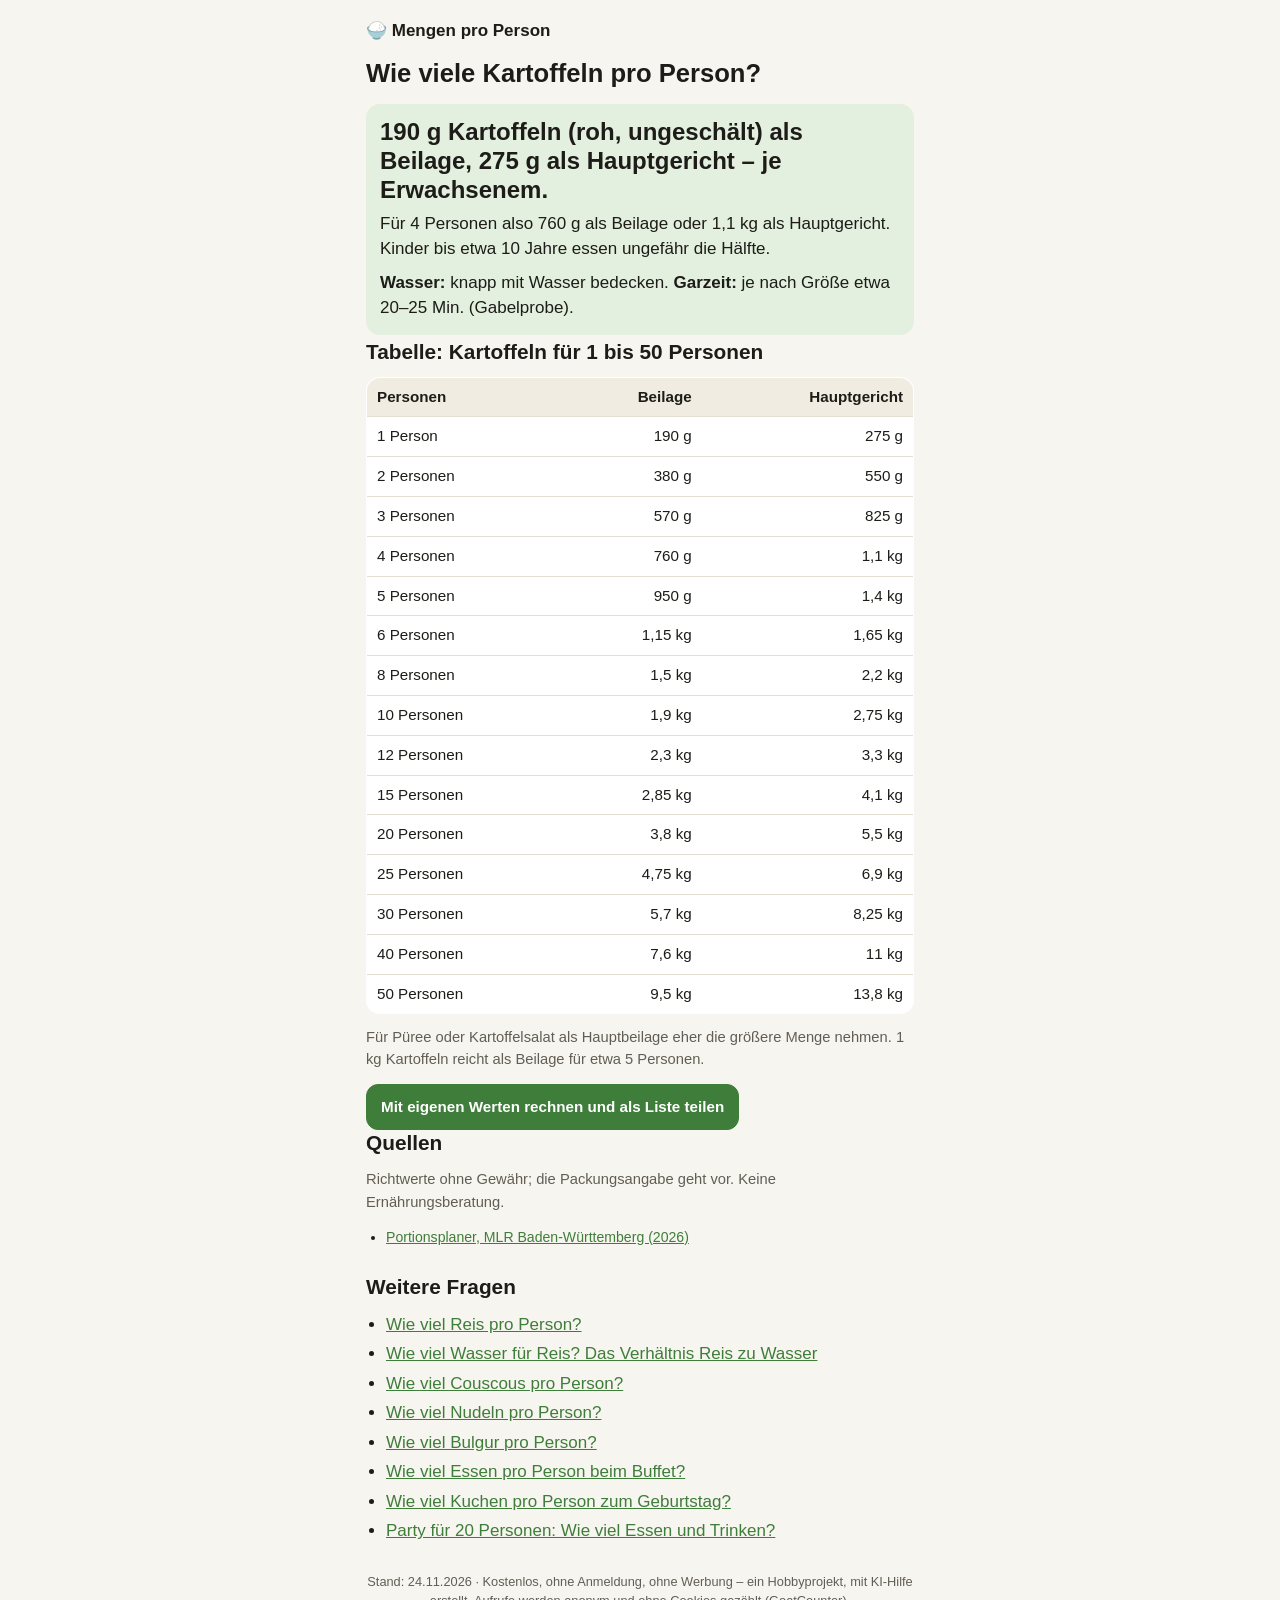
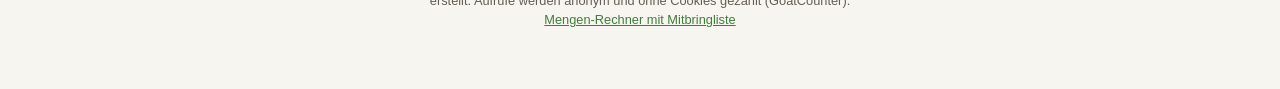
<file: kartoffeln-pro-person/index.html>
<!DOCTYPE html>
<html lang="de">
<head>
<meta charset="utf-8">
<meta name="viewport" content="width=device-width, initial-scale=1">
<title>Wie viele Kartoffeln pro Person? 190 g Beilage, 275 g Hauptgericht – Tabelle bis 50 Personen</title>
<meta name="description" content="Wie viele Kartoffeln pro Person? 190 g Kartoffeln roh, ungeschält als Beilage, 275 g als Hauptgericht. Mit Wasser, Garzeit und Tabelle für 1 bis 50 Personen.">
<link rel="canonical" href="https://schrauberbits.github.io/pro-person/kartoffeln-pro-person/">
<style>:root{--bg:#f7f5ef;--card:#fff;--ink:#1d1c18;--muted:#625e55;--line:#e3ded2;--soft:#f0ece2; --accent:#3f7d3a;--accent-ink:#fff;--accent-soft:#e3f0df;--warn-soft:#fbefd9} @media (prefers-color-scheme:dark){:root{--bg:#131411;--card:#1d1f1a;--ink:#eeece6;--muted:#a7a397;--line:#363830;--soft:#262820; --accent:#8fcf86;--accent-ink:#0f230c;--accent-soft:#22331f;--warn-soft:#382c17}} *{box-sizing:border-box} html{-webkit-text-size-adjust:100%} body{margin:0;background:var(--bg);color:var(--ink);font:17px/1.5 -apple-system,BlinkMacSystemFont,"Segoe UI",Roboto,Helvetica,Arial,sans-serif} .wrap{max-width:580px;margin:0 auto;padding:18px 16px 60px} .top{display:flex;align-items:center;justify-content:space-between;margin-bottom:14px} .brand{font-weight:700;color:var(--ink);text-decoration:none} h1{font-size:1.6rem;line-height:1.2;margin:0 0 6px} h2{font-size:1.3rem;line-height:1.25;margin:0 0 12px} .sub,.hint{color:var(--muted);margin:0 0 14px} .hint{font-size:.92rem} table{width:100%;border-collapse:collapse;background:var(--card);border:1px solid var(--line);border-radius:14px;overflow:hidden;margin:0 0 12px;font-size:.95rem} th,td{padding:8px 10px;text-align:left;border-bottom:1px solid var(--line)} th{background:var(--soft);font-weight:600} tr:last-child td{border-bottom:0} td.r,th.r{text-align:right;white-space:nowrap} .tabs{display:flex;gap:6px;margin:18px 0 12px;position:sticky;top:0;background:var(--bg);padding:6px 0;z-index:2} .tabs button{flex:1;border:1px solid var(--line);background:var(--card);color:var(--ink);border-radius:12px;padding:10px 6px;font:inherit;font-size:.95rem;cursor:pointer;min-height:46px} .tabs button.on{background:var(--accent);border-color:var(--accent);color:var(--accent-ink);font-weight:600} .panel{background:var(--card);border:1px solid var(--line);border-radius:18px;padding:16px} .lbl{display:block;font-size:.88rem;color:var(--muted);margin:12px 0 4px} select,input[type=text],input[type=number]{width:100%;font:inherit;color:var(--ink);background:var(--bg);border:1px solid var(--line);border-radius:12px;padding:10px 12px;min-height:46px} .pills{display:flex;flex-wrap:wrap;gap:8px} .pill{border:1px solid var(--line);background:var(--card);color:var(--ink);border-radius:999px;padding:9px 16px;font:inherit;font-size:.95rem;cursor:pointer;min-height:44px} .pill.on{background:var(--accent);border-color:var(--accent);color:var(--accent-ink);font-weight:600} .grid{display:grid;grid-template-columns:repeat(4,minmax(0,1fr));gap:8px} @media (max-width:420px){.grid{grid-template-columns:repeat(2,minmax(0,1fr))}} .card{display:flex;flex-direction:column;align-items:center;gap:4px;padding:10px 4px;background:var(--card);border:1px solid var(--line);border-radius:14px;font:inherit;font-size:.88rem;color:inherit;cursor:pointer;min-height:78px;justify-content:center;text-align:center;line-height:1.2} .card .e{font-size:1.6rem} .card.on{border:2px solid var(--accent);background:var(--accent-soft)} .row2{display:grid;grid-template-columns:1fr 1fr;gap:10px} .num{display:flex;gap:6px} .num button{flex:0 0 46px;border:1px solid var(--line);background:var(--soft);color:var(--ink);border-radius:12px;font-size:1.3rem;cursor:pointer} .num input{text-align:center} .answer{margin:16px 0 4px;padding:14px;border-radius:14px;background:var(--accent-soft)} .answer .gross{font-size:1.5rem;font-weight:700;line-height:1.2;margin:0 0 6px} .answer ul{margin:8px 0 0;padding-left:20px} .answer table{margin:8px 0 0} .answer .klein{font-size:.85rem;color:var(--muted);margin-top:8px} .actions{display:flex;flex-wrap:wrap;gap:8px;margin-top:12px} .btn{display:inline-flex;align-items:center;justify-content:center;border:1px solid var(--accent);background:var(--accent);color:var(--accent-ink);border-radius:12px;padding:10px 14px;font:inherit;font-size:.95rem;font-weight:600;cursor:pointer;min-height:46px;text-decoration:none} .btn.ghost{background:transparent;color:var(--accent)} .banner{background:var(--warn-soft);border-radius:12px;padding:10px 12px;margin-bottom:10px;font-size:.92rem} .items{list-style:none;margin:12px 0 0;padding:0} .items li{display:grid;grid-template-columns:34px 1fr auto;gap:8px;align-items:center;padding:8px 0;border-bottom:1px solid var(--line)} .items li.done .was{text-decoration:line-through;color:var(--muted)} .items input[type=checkbox]{width:26px;height:26px;accent-color:var(--accent)} .items .was{font-weight:600} .items .menge{color:var(--muted);font-size:.9rem} .items .wer{grid-column:2/4;min-height:40px;padding:6px 10px;font-size:.92rem} .items .weg{border:0;background:none;color:var(--muted);font-size:1.2rem;cursor:pointer;padding:4px 8px} .add{display:grid;grid-template-columns:1fr 110px 50px;gap:6px;margin-top:12px} .msg{min-height:1.4em;color:var(--accent);font-size:.92rem} .mehr{margin-top:26px} .links{padding-left:20px;margin:0} .links li{margin:4px 0} a{color:var(--accent)} .hide{display:none!important} footer{margin-top:28px;font-size:.8rem;color:var(--muted);text-align:center;line-height:1.5} @media print{.tabs,.actions,.add,.mehr,.schnell,.sub,.hint,h1,.top,#beilage,#feier,.weg,.banner{display:none!important}#liste{display:block!important;border:0}body{background:#fff;color:#000}.items .wer{border:0}} .gross{font-size:1.25rem;font-weight:700;line-height:1.3;margin:0 0 8px}.answer p{margin:0 0 8px}.answer p:last-child{margin:0}.scroll{overflow-x:auto}.quellen{font-size:.88rem;padding-left:20px}.klein{font-size:.85rem;color:var(--muted)}</style>
<script type="application/ld+json">{"@context": "https://schema.org", "@type": "FAQPage", "mainEntity": [{"@type": "Question", "name": "Wie viele Kartoffeln pro Person?", "acceptedAnswer": {"@type": "Answer", "text": "190 g Kartoffeln (roh, ungeschält) je Person als Beilage, 275 g als Hauptgericht. Wasser: knapp mit Wasser bedecken. Garzeit: je nach Größe etwa 20–25 Min. (Gabelprobe)."}}]}</script>
<script data-goatcounter="https://schrauberbits.goatcounter.com/count" async src="https://gc.zgo.at/count.js"></script>
</head>
<body>
<div class="wrap">
<div class="top"><a class="brand" href="../">🍚 Mengen pro Person</a></div>
<h1>Wie viele Kartoffeln pro Person?</h1>
<div class="answer"><p class=gross>190 g Kartoffeln (roh, ungeschält) als Beilage, 275 g als Hauptgericht – je Erwachsenem.</p><p>Für 4 Personen also 760 g als Beilage oder 1,1 kg als Hauptgericht. Kinder bis etwa 10 Jahre essen ungefähr die Hälfte.</p><p><b>Wasser:</b> knapp mit Wasser bedecken. <b>Garzeit:</b> je nach Größe etwa 20–25 Min. (Gabelprobe).</p></div>
<h2>Tabelle: Kartoffeln für 1 bis 50 Personen</h2><table><thead><tr><th>Personen</th><th class=r>Beilage</th><th class=r>Hauptgericht</th></tr></thead><tbody><tr><td>1 Person</td><td class=r>190 g</td><td class=r>275 g</td></tr><tr><td>2 Personen</td><td class=r>380 g</td><td class=r>550 g</td></tr><tr><td>3 Personen</td><td class=r>570 g</td><td class=r>825 g</td></tr><tr><td>4 Personen</td><td class=r>760 g</td><td class=r>1,1 kg</td></tr><tr><td>5 Personen</td><td class=r>950 g</td><td class=r>1,4 kg</td></tr><tr><td>6 Personen</td><td class=r>1,15 kg</td><td class=r>1,65 kg</td></tr><tr><td>8 Personen</td><td class=r>1,5 kg</td><td class=r>2,2 kg</td></tr><tr><td>10 Personen</td><td class=r>1,9 kg</td><td class=r>2,75 kg</td></tr><tr><td>12 Personen</td><td class=r>2,3 kg</td><td class=r>3,3 kg</td></tr><tr><td>15 Personen</td><td class=r>2,85 kg</td><td class=r>4,1 kg</td></tr><tr><td>20 Personen</td><td class=r>3,8 kg</td><td class=r>5,5 kg</td></tr><tr><td>25 Personen</td><td class=r>4,75 kg</td><td class=r>6,9 kg</td></tr><tr><td>30 Personen</td><td class=r>5,7 kg</td><td class=r>8,25 kg</td></tr><tr><td>40 Personen</td><td class=r>7,6 kg</td><td class=r>11 kg</td></tr><tr><td>50 Personen</td><td class=r>9,5 kg</td><td class=r>13,8 kg</td></tr></tbody></table><p class=hint>Für Püree oder Kartoffelsalat als Hauptbeilage eher die größere Menge nehmen. 1 kg Kartoffeln reicht als Beilage für etwa 5 Personen.</p>
<div class="actions"><a class="btn" href="../?ref=seite-kartoffeln-pro-person#beilage?sorte=kartoffeln&art=beilage&p=4">Mit eigenen Werten rechnen und als Liste teilen</a></div>
<h2>Quellen</h2>
<p class="hint">Richtwerte ohne Gewähr; die Packungsangabe geht vor. Keine Ernährungsberatung.</p>
<ul class=quellen><li><a href="https://mlr.baden-wuerttemberg.de/fileadmin/redaktion/m-mlr/intern/dateien/PDFs/Essen_und_Trinken/2026_02_Portionsplaner.pdf" rel="nofollow noopener">Portionsplaner, MLR Baden-Württemberg (2026)</a></li></ul>
<section class="mehr"><h2>Weitere Fragen</h2><ul class="links"><li><a href="../reis-pro-person/">Wie viel Reis pro Person?</a></li><li><a href="../reis-wasser-verhaeltnis/">Wie viel Wasser für Reis? Das Verhältnis Reis zu Wasser</a></li><li><a href="../couscous-pro-person/">Wie viel Couscous pro Person?</a></li><li><a href="../nudeln-pro-person/">Wie viel Nudeln pro Person?</a></li><li><a href="../bulgur-pro-person/">Wie viel Bulgur pro Person?</a></li><li><a href="../buffet-pro-person/">Wie viel Essen pro Person beim Buffet?</a></li><li><a href="../kuchen-pro-person/">Wie viel Kuchen pro Person zum Geburtstag?</a></li><li><a href="../party-fuer-20-personen/">Party für 20 Personen: Wie viel Essen und Trinken?</a></li></ul></section>
<footer>Stand: 24.11.2026 · Kostenlos, ohne Anmeldung, ohne Werbung – ein Hobbyprojekt, mit KI-Hilfe erstellt. Aufrufe werden anonym und ohne Cookies gezählt (GoatCounter).<br><a href="../">Mengen-Rechner mit Mitbringliste</a></footer>
</div>
</body>
</html>
</file>
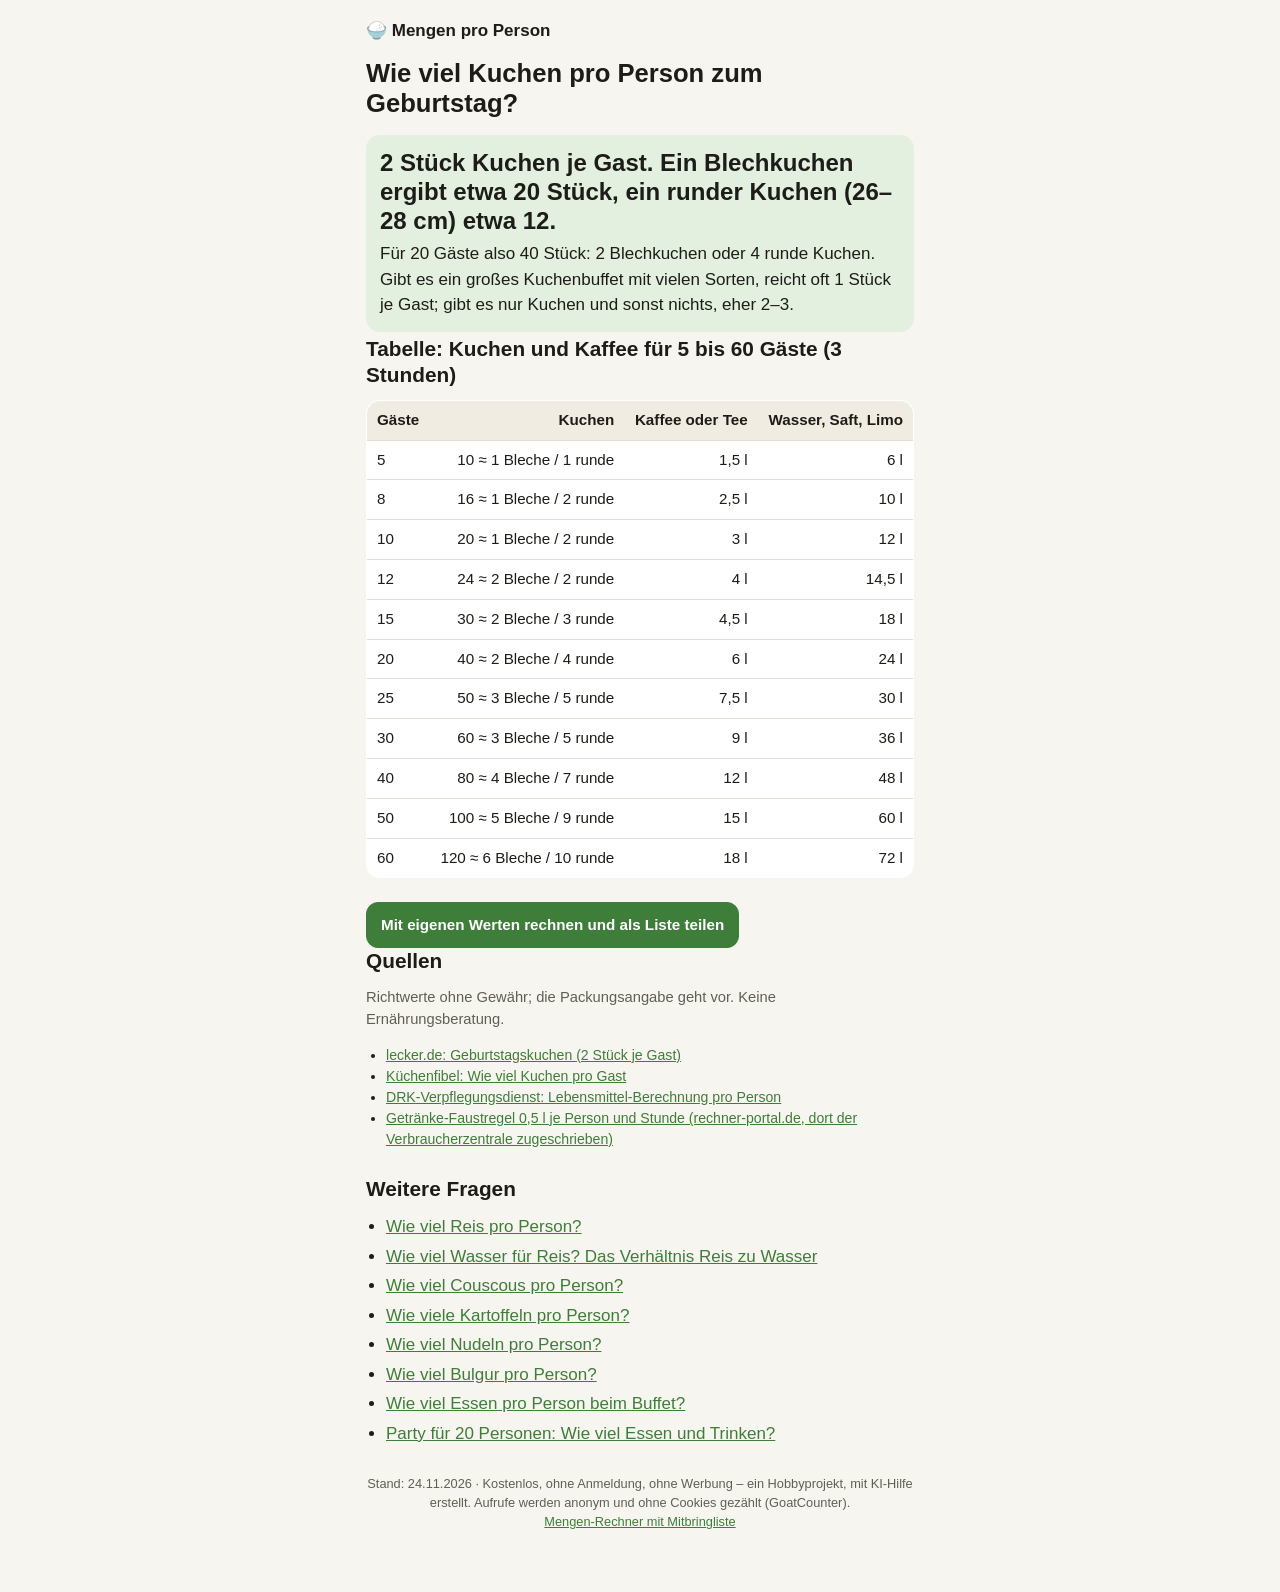
<file: kuchen-pro-person/index.html>
<!DOCTYPE html>
<html lang="de">
<head>
<meta charset="utf-8">
<meta name="viewport" content="width=device-width, initial-scale=1">
<title>Wie viel Kuchen pro Person? 2 Stück je Gast – wie viele Kuchen für 10, 20, 50 Gäste</title>
<meta name="description" content="Kuchen pro Person: 2 Stück je Gast, ein Blech ergibt etwa 20, ein runder Kuchen etwa 12 Stück. Tabelle für 5 bis 60 Gäste mit Kaffee und Getränken.">
<link rel="canonical" href="https://schrauberbits.github.io/pro-person/kuchen-pro-person/">
<style>:root{--bg:#f7f5ef;--card:#fff;--ink:#1d1c18;--muted:#625e55;--line:#e3ded2;--soft:#f0ece2; --accent:#3f7d3a;--accent-ink:#fff;--accent-soft:#e3f0df;--warn-soft:#fbefd9} @media (prefers-color-scheme:dark){:root{--bg:#131411;--card:#1d1f1a;--ink:#eeece6;--muted:#a7a397;--line:#363830;--soft:#262820; --accent:#8fcf86;--accent-ink:#0f230c;--accent-soft:#22331f;--warn-soft:#382c17}} *{box-sizing:border-box} html{-webkit-text-size-adjust:100%} body{margin:0;background:var(--bg);color:var(--ink);font:17px/1.5 -apple-system,BlinkMacSystemFont,"Segoe UI",Roboto,Helvetica,Arial,sans-serif} .wrap{max-width:580px;margin:0 auto;padding:18px 16px 60px} .top{display:flex;align-items:center;justify-content:space-between;margin-bottom:14px} .brand{font-weight:700;color:var(--ink);text-decoration:none} h1{font-size:1.6rem;line-height:1.2;margin:0 0 6px} h2{font-size:1.3rem;line-height:1.25;margin:0 0 12px} .sub,.hint{color:var(--muted);margin:0 0 14px} .hint{font-size:.92rem} table{width:100%;border-collapse:collapse;background:var(--card);border:1px solid var(--line);border-radius:14px;overflow:hidden;margin:0 0 12px;font-size:.95rem} th,td{padding:8px 10px;text-align:left;border-bottom:1px solid var(--line)} th{background:var(--soft);font-weight:600} tr:last-child td{border-bottom:0} td.r,th.r{text-align:right;white-space:nowrap} .tabs{display:flex;gap:6px;margin:18px 0 12px;position:sticky;top:0;background:var(--bg);padding:6px 0;z-index:2} .tabs button{flex:1;border:1px solid var(--line);background:var(--card);color:var(--ink);border-radius:12px;padding:10px 6px;font:inherit;font-size:.95rem;cursor:pointer;min-height:46px} .tabs button.on{background:var(--accent);border-color:var(--accent);color:var(--accent-ink);font-weight:600} .panel{background:var(--card);border:1px solid var(--line);border-radius:18px;padding:16px} .lbl{display:block;font-size:.88rem;color:var(--muted);margin:12px 0 4px} select,input[type=text],input[type=number]{width:100%;font:inherit;color:var(--ink);background:var(--bg);border:1px solid var(--line);border-radius:12px;padding:10px 12px;min-height:46px} .pills{display:flex;flex-wrap:wrap;gap:8px} .pill{border:1px solid var(--line);background:var(--card);color:var(--ink);border-radius:999px;padding:9px 16px;font:inherit;font-size:.95rem;cursor:pointer;min-height:44px} .pill.on{background:var(--accent);border-color:var(--accent);color:var(--accent-ink);font-weight:600} .grid{display:grid;grid-template-columns:repeat(4,minmax(0,1fr));gap:8px} @media (max-width:420px){.grid{grid-template-columns:repeat(2,minmax(0,1fr))}} .card{display:flex;flex-direction:column;align-items:center;gap:4px;padding:10px 4px;background:var(--card);border:1px solid var(--line);border-radius:14px;font:inherit;font-size:.88rem;color:inherit;cursor:pointer;min-height:78px;justify-content:center;text-align:center;line-height:1.2} .card .e{font-size:1.6rem} .card.on{border:2px solid var(--accent);background:var(--accent-soft)} .row2{display:grid;grid-template-columns:1fr 1fr;gap:10px} .num{display:flex;gap:6px} .num button{flex:0 0 46px;border:1px solid var(--line);background:var(--soft);color:var(--ink);border-radius:12px;font-size:1.3rem;cursor:pointer} .num input{text-align:center} .answer{margin:16px 0 4px;padding:14px;border-radius:14px;background:var(--accent-soft)} .answer .gross{font-size:1.5rem;font-weight:700;line-height:1.2;margin:0 0 6px} .answer ul{margin:8px 0 0;padding-left:20px} .answer table{margin:8px 0 0} .answer .klein{font-size:.85rem;color:var(--muted);margin-top:8px} .actions{display:flex;flex-wrap:wrap;gap:8px;margin-top:12px} .btn{display:inline-flex;align-items:center;justify-content:center;border:1px solid var(--accent);background:var(--accent);color:var(--accent-ink);border-radius:12px;padding:10px 14px;font:inherit;font-size:.95rem;font-weight:600;cursor:pointer;min-height:46px;text-decoration:none} .btn.ghost{background:transparent;color:var(--accent)} .banner{background:var(--warn-soft);border-radius:12px;padding:10px 12px;margin-bottom:10px;font-size:.92rem} .items{list-style:none;margin:12px 0 0;padding:0} .items li{display:grid;grid-template-columns:34px 1fr auto;gap:8px;align-items:center;padding:8px 0;border-bottom:1px solid var(--line)} .items li.done .was{text-decoration:line-through;color:var(--muted)} .items input[type=checkbox]{width:26px;height:26px;accent-color:var(--accent)} .items .was{font-weight:600} .items .menge{color:var(--muted);font-size:.9rem} .items .wer{grid-column:2/4;min-height:40px;padding:6px 10px;font-size:.92rem} .items .weg{border:0;background:none;color:var(--muted);font-size:1.2rem;cursor:pointer;padding:4px 8px} .add{display:grid;grid-template-columns:1fr 110px 50px;gap:6px;margin-top:12px} .msg{min-height:1.4em;color:var(--accent);font-size:.92rem} .mehr{margin-top:26px} .links{padding-left:20px;margin:0} .links li{margin:4px 0} a{color:var(--accent)} .hide{display:none!important} footer{margin-top:28px;font-size:.8rem;color:var(--muted);text-align:center;line-height:1.5} @media print{.tabs,.actions,.add,.mehr,.schnell,.sub,.hint,h1,.top,#beilage,#feier,.weg,.banner{display:none!important}#liste{display:block!important;border:0}body{background:#fff;color:#000}.items .wer{border:0}} .gross{font-size:1.25rem;font-weight:700;line-height:1.3;margin:0 0 8px}.answer p{margin:0 0 8px}.answer p:last-child{margin:0}.scroll{overflow-x:auto}.quellen{font-size:.88rem;padding-left:20px}.klein{font-size:.85rem;color:var(--muted)}</style>
<script type="application/ld+json">{"@context": "https://schema.org", "@type": "FAQPage", "mainEntity": [{"@type": "Question", "name": "Wie viel Kuchen pro Person zum Geburtstag?", "acceptedAnswer": {"@type": "Answer", "text": "2 Stück Kuchen je Gast; ein Blechkuchen ergibt etwa 20 Stück, ein runder Kuchen etwa 12. Für 20 Gäste: 2 Bleche oder 4 runde Kuchen."}}]}</script>
<script data-goatcounter="https://schrauberbits.goatcounter.com/count" async src="https://gc.zgo.at/count.js"></script>
</head>
<body>
<div class="wrap">
<div class="top"><a class="brand" href="../">🍚 Mengen pro Person</a></div>
<h1>Wie viel Kuchen pro Person zum Geburtstag?</h1>
<div class="answer"><p class=gross>2 Stück Kuchen je Gast. Ein Blechkuchen ergibt etwa 20 Stück, ein runder Kuchen (26–28 cm) etwa 12.</p><p>Für 20 Gäste also 40 Stück: 2 Blechkuchen oder 4 runde Kuchen. Gibt es ein großes Kuchenbuffet mit vielen Sorten, reicht oft 1 Stück je Gast; gibt es nur Kuchen und sonst nichts, eher 2–3.</p></div>
<h2>Tabelle: Kuchen und Kaffee für 5 bis 60 Gäste (3 Stunden)</h2><div class=scroll><table><thead><tr><th>Gäste</th><th class=r>Kuchen</th><th class=r>Kaffee oder Tee</th><th class=r>Wasser, Saft, Limo</th></tr></thead><tbody><tr><td>5</td><td class=r>10 ≈ 1 Bleche / 1 runde</td><td class=r>1,5 l</td><td class=r>6 l</td></tr><tr><td>8</td><td class=r>16 ≈ 1 Bleche / 2 runde</td><td class=r>2,5 l</td><td class=r>10 l</td></tr><tr><td>10</td><td class=r>20 ≈ 1 Bleche / 2 runde</td><td class=r>3 l</td><td class=r>12 l</td></tr><tr><td>12</td><td class=r>24 ≈ 2 Bleche / 2 runde</td><td class=r>4 l</td><td class=r>14,5 l</td></tr><tr><td>15</td><td class=r>30 ≈ 2 Bleche / 3 runde</td><td class=r>4,5 l</td><td class=r>18 l</td></tr><tr><td>20</td><td class=r>40 ≈ 2 Bleche / 4 runde</td><td class=r>6 l</td><td class=r>24 l</td></tr><tr><td>25</td><td class=r>50 ≈ 3 Bleche / 5 runde</td><td class=r>7,5 l</td><td class=r>30 l</td></tr><tr><td>30</td><td class=r>60 ≈ 3 Bleche / 5 runde</td><td class=r>9 l</td><td class=r>36 l</td></tr><tr><td>40</td><td class=r>80 ≈ 4 Bleche / 7 runde</td><td class=r>12 l</td><td class=r>48 l</td></tr><tr><td>50</td><td class=r>100 ≈ 5 Bleche / 9 runde</td><td class=r>15 l</td><td class=r>60 l</td></tr><tr><td>60</td><td class=r>120 ≈ 6 Bleche / 10 runde</td><td class=r>18 l</td><td class=r>72 l</td></tr></tbody></table></div>
<div class="actions"><a class="btn" href="../?ref=seite-kuchen-pro-person#feier?anlass=kaffee&g=20&h=3">Mit eigenen Werten rechnen und als Liste teilen</a></div>
<h2>Quellen</h2>
<p class="hint">Richtwerte ohne Gewähr; die Packungsangabe geht vor. Keine Ernährungsberatung.</p>
<ul class=quellen><li><a href="https://www.lecker.de/geburtstagskuchen-backrezepte-fuer-den-grossen-tag-51380.html" rel="nofollow noopener">lecker.de: Geburtstagskuchen (2 Stück je Gast)</a></li><li><a href="https://www.kuechenfibel.de/faq/wie-viel-kuchen-pro-gast" rel="nofollow noopener">Küchenfibel: Wie viel Kuchen pro Gast</a></li><li><a href="https://www.bildungsinstitut-rlp.drk.de/fileadmin/downloads/Bereitschaften/Fachdienstausbildung_Verpflegungsdienst/Hintergrundinfos/02_Lebensmittel-Berechnung_pro_Person__Inforama.pdf" rel="nofollow noopener">DRK-Verpflegungsdienst: Lebensmittel-Berechnung pro Person</a></li><li><a href="https://rechner-portal.de/feste-feiern/mengen-pro-gast/getraenkemengen-rechner" rel="nofollow noopener">Getränke-Faustregel 0,5 l je Person und Stunde (rechner-portal.de, dort der Verbraucherzentrale zugeschrieben)</a></li></ul>
<section class="mehr"><h2>Weitere Fragen</h2><ul class="links"><li><a href="../reis-pro-person/">Wie viel Reis pro Person?</a></li><li><a href="../reis-wasser-verhaeltnis/">Wie viel Wasser für Reis? Das Verhältnis Reis zu Wasser</a></li><li><a href="../couscous-pro-person/">Wie viel Couscous pro Person?</a></li><li><a href="../kartoffeln-pro-person/">Wie viele Kartoffeln pro Person?</a></li><li><a href="../nudeln-pro-person/">Wie viel Nudeln pro Person?</a></li><li><a href="../bulgur-pro-person/">Wie viel Bulgur pro Person?</a></li><li><a href="../buffet-pro-person/">Wie viel Essen pro Person beim Buffet?</a></li><li><a href="../party-fuer-20-personen/">Party für 20 Personen: Wie viel Essen und Trinken?</a></li></ul></section>
<footer>Stand: 24.11.2026 · Kostenlos, ohne Anmeldung, ohne Werbung – ein Hobbyprojekt, mit KI-Hilfe erstellt. Aufrufe werden anonym und ohne Cookies gezählt (GoatCounter).<br><a href="../">Mengen-Rechner mit Mitbringliste</a></footer>
</div>
</body>
</html>
</file>
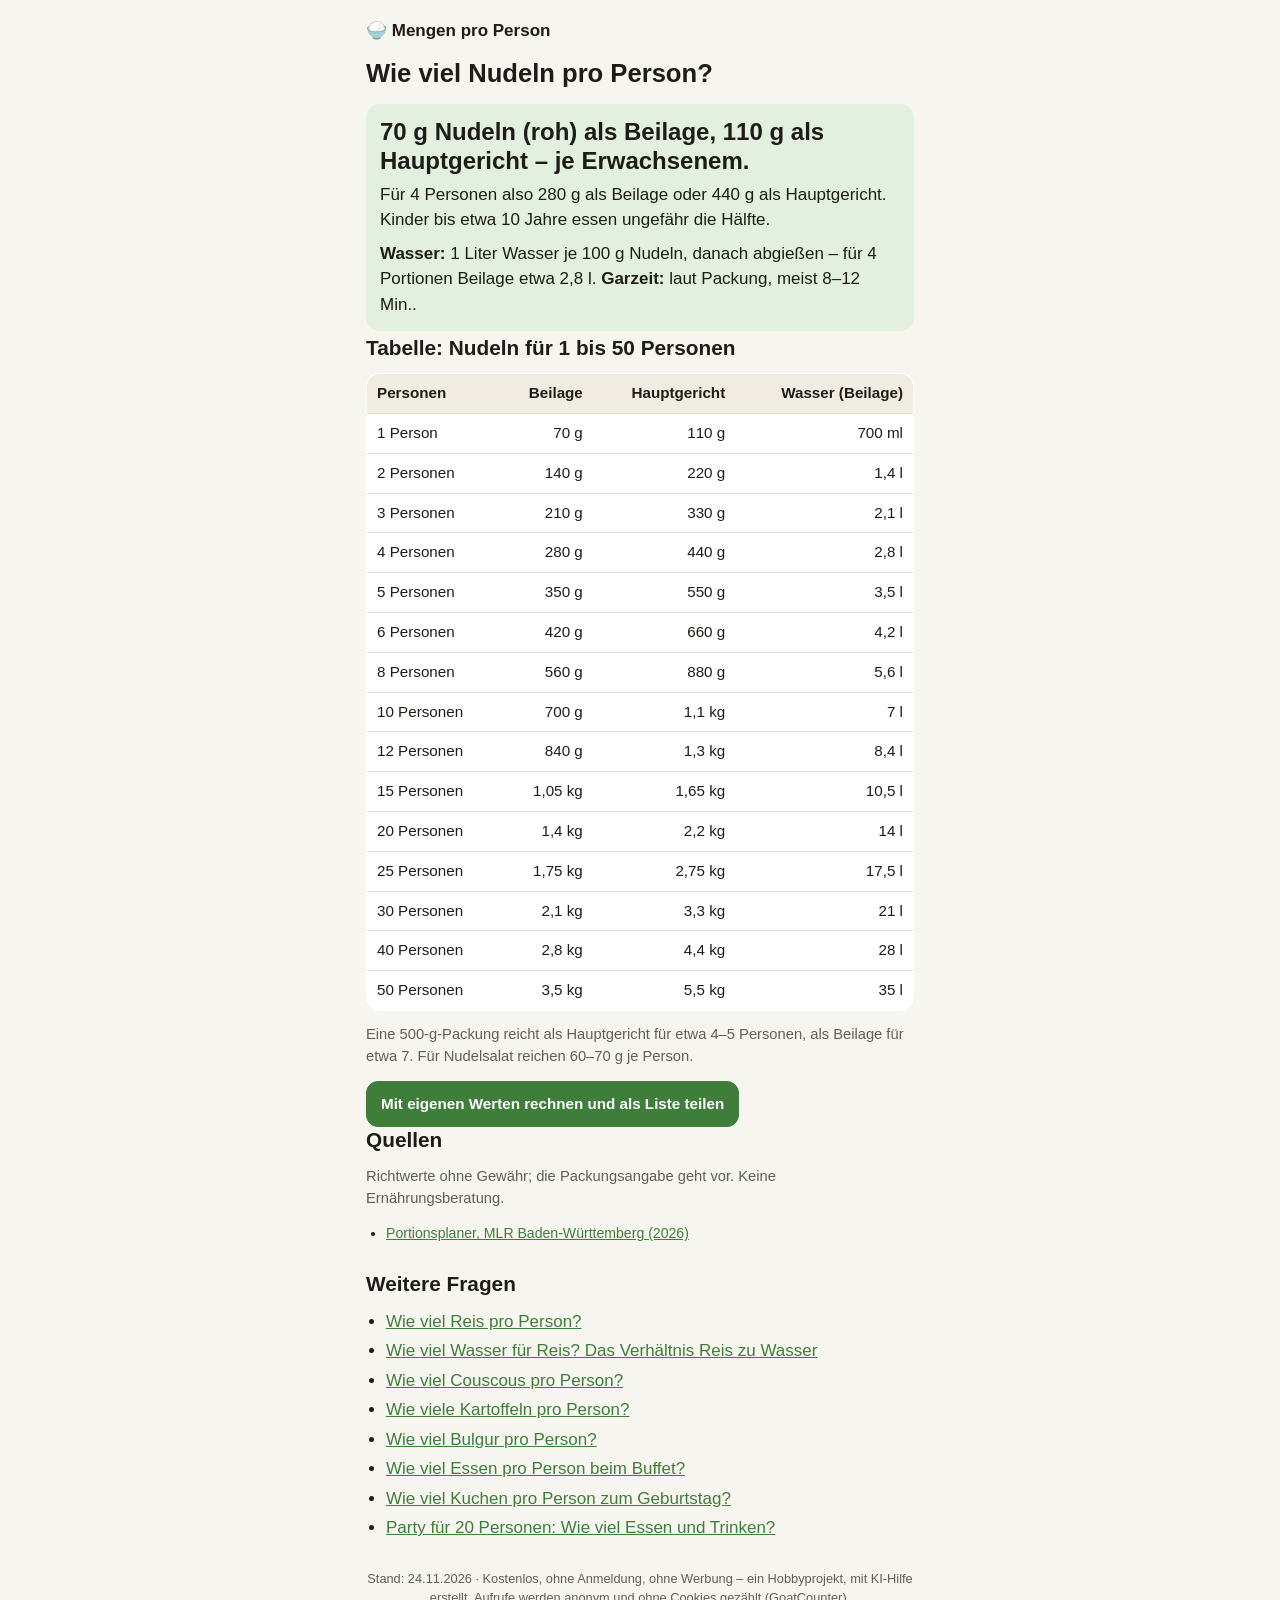
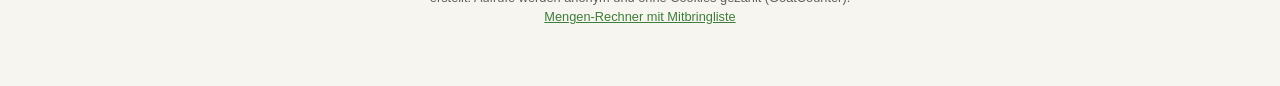
<file: nudeln-pro-person/index.html>
<!DOCTYPE html>
<html lang="de">
<head>
<meta charset="utf-8">
<meta name="viewport" content="width=device-width, initial-scale=1">
<title>Wie viel Nudeln pro Person? 70 g Beilage, 110 g Hauptgericht – Tabelle bis 50 Personen</title>
<meta name="description" content="Wie viel Nudeln pro Person? 70 g Nudeln roh als Beilage, 110 g als Hauptgericht. Mit Wasser, Garzeit und Tabelle für 1 bis 50 Personen.">
<link rel="canonical" href="https://schrauberbits.github.io/pro-person/nudeln-pro-person/">
<style>:root{--bg:#f7f5ef;--card:#fff;--ink:#1d1c18;--muted:#625e55;--line:#e3ded2;--soft:#f0ece2; --accent:#3f7d3a;--accent-ink:#fff;--accent-soft:#e3f0df;--warn-soft:#fbefd9} @media (prefers-color-scheme:dark){:root{--bg:#131411;--card:#1d1f1a;--ink:#eeece6;--muted:#a7a397;--line:#363830;--soft:#262820; --accent:#8fcf86;--accent-ink:#0f230c;--accent-soft:#22331f;--warn-soft:#382c17}} *{box-sizing:border-box} html{-webkit-text-size-adjust:100%} body{margin:0;background:var(--bg);color:var(--ink);font:17px/1.5 -apple-system,BlinkMacSystemFont,"Segoe UI",Roboto,Helvetica,Arial,sans-serif} .wrap{max-width:580px;margin:0 auto;padding:18px 16px 60px} .top{display:flex;align-items:center;justify-content:space-between;margin-bottom:14px} .brand{font-weight:700;color:var(--ink);text-decoration:none} h1{font-size:1.6rem;line-height:1.2;margin:0 0 6px} h2{font-size:1.3rem;line-height:1.25;margin:0 0 12px} .sub,.hint{color:var(--muted);margin:0 0 14px} .hint{font-size:.92rem} table{width:100%;border-collapse:collapse;background:var(--card);border:1px solid var(--line);border-radius:14px;overflow:hidden;margin:0 0 12px;font-size:.95rem} th,td{padding:8px 10px;text-align:left;border-bottom:1px solid var(--line)} th{background:var(--soft);font-weight:600} tr:last-child td{border-bottom:0} td.r,th.r{text-align:right;white-space:nowrap} .tabs{display:flex;gap:6px;margin:18px 0 12px;position:sticky;top:0;background:var(--bg);padding:6px 0;z-index:2} .tabs button{flex:1;border:1px solid var(--line);background:var(--card);color:var(--ink);border-radius:12px;padding:10px 6px;font:inherit;font-size:.95rem;cursor:pointer;min-height:46px} .tabs button.on{background:var(--accent);border-color:var(--accent);color:var(--accent-ink);font-weight:600} .panel{background:var(--card);border:1px solid var(--line);border-radius:18px;padding:16px} .lbl{display:block;font-size:.88rem;color:var(--muted);margin:12px 0 4px} select,input[type=text],input[type=number]{width:100%;font:inherit;color:var(--ink);background:var(--bg);border:1px solid var(--line);border-radius:12px;padding:10px 12px;min-height:46px} .pills{display:flex;flex-wrap:wrap;gap:8px} .pill{border:1px solid var(--line);background:var(--card);color:var(--ink);border-radius:999px;padding:9px 16px;font:inherit;font-size:.95rem;cursor:pointer;min-height:44px} .pill.on{background:var(--accent);border-color:var(--accent);color:var(--accent-ink);font-weight:600} .grid{display:grid;grid-template-columns:repeat(4,minmax(0,1fr));gap:8px} @media (max-width:420px){.grid{grid-template-columns:repeat(2,minmax(0,1fr))}} .card{display:flex;flex-direction:column;align-items:center;gap:4px;padding:10px 4px;background:var(--card);border:1px solid var(--line);border-radius:14px;font:inherit;font-size:.88rem;color:inherit;cursor:pointer;min-height:78px;justify-content:center;text-align:center;line-height:1.2} .card .e{font-size:1.6rem} .card.on{border:2px solid var(--accent);background:var(--accent-soft)} .row2{display:grid;grid-template-columns:1fr 1fr;gap:10px} .num{display:flex;gap:6px} .num button{flex:0 0 46px;border:1px solid var(--line);background:var(--soft);color:var(--ink);border-radius:12px;font-size:1.3rem;cursor:pointer} .num input{text-align:center} .answer{margin:16px 0 4px;padding:14px;border-radius:14px;background:var(--accent-soft)} .answer .gross{font-size:1.5rem;font-weight:700;line-height:1.2;margin:0 0 6px} .answer ul{margin:8px 0 0;padding-left:20px} .answer table{margin:8px 0 0} .answer .klein{font-size:.85rem;color:var(--muted);margin-top:8px} .actions{display:flex;flex-wrap:wrap;gap:8px;margin-top:12px} .btn{display:inline-flex;align-items:center;justify-content:center;border:1px solid var(--accent);background:var(--accent);color:var(--accent-ink);border-radius:12px;padding:10px 14px;font:inherit;font-size:.95rem;font-weight:600;cursor:pointer;min-height:46px;text-decoration:none} .btn.ghost{background:transparent;color:var(--accent)} .banner{background:var(--warn-soft);border-radius:12px;padding:10px 12px;margin-bottom:10px;font-size:.92rem} .items{list-style:none;margin:12px 0 0;padding:0} .items li{display:grid;grid-template-columns:34px 1fr auto;gap:8px;align-items:center;padding:8px 0;border-bottom:1px solid var(--line)} .items li.done .was{text-decoration:line-through;color:var(--muted)} .items input[type=checkbox]{width:26px;height:26px;accent-color:var(--accent)} .items .was{font-weight:600} .items .menge{color:var(--muted);font-size:.9rem} .items .wer{grid-column:2/4;min-height:40px;padding:6px 10px;font-size:.92rem} .items .weg{border:0;background:none;color:var(--muted);font-size:1.2rem;cursor:pointer;padding:4px 8px} .add{display:grid;grid-template-columns:1fr 110px 50px;gap:6px;margin-top:12px} .msg{min-height:1.4em;color:var(--accent);font-size:.92rem} .mehr{margin-top:26px} .links{padding-left:20px;margin:0} .links li{margin:4px 0} a{color:var(--accent)} .hide{display:none!important} footer{margin-top:28px;font-size:.8rem;color:var(--muted);text-align:center;line-height:1.5} @media print{.tabs,.actions,.add,.mehr,.schnell,.sub,.hint,h1,.top,#beilage,#feier,.weg,.banner{display:none!important}#liste{display:block!important;border:0}body{background:#fff;color:#000}.items .wer{border:0}} .gross{font-size:1.25rem;font-weight:700;line-height:1.3;margin:0 0 8px}.answer p{margin:0 0 8px}.answer p:last-child{margin:0}.scroll{overflow-x:auto}.quellen{font-size:.88rem;padding-left:20px}.klein{font-size:.85rem;color:var(--muted)}</style>
<script type="application/ld+json">{"@context": "https://schema.org", "@type": "FAQPage", "mainEntity": [{"@type": "Question", "name": "Wie viel Nudeln pro Person?", "acceptedAnswer": {"@type": "Answer", "text": "70 g Nudeln (roh) je Person als Beilage, 110 g als Hauptgericht. Wasser: 1 Liter Wasser je 100 g Nudeln, danach abgießen. Garzeit: laut Packung, meist 8–12 Min.."}}]}</script>
<script data-goatcounter="https://schrauberbits.goatcounter.com/count" async src="https://gc.zgo.at/count.js"></script>
</head>
<body>
<div class="wrap">
<div class="top"><a class="brand" href="../">🍚 Mengen pro Person</a></div>
<h1>Wie viel Nudeln pro Person?</h1>
<div class="answer"><p class=gross>70 g Nudeln (roh) als Beilage, 110 g als Hauptgericht – je Erwachsenem.</p><p>Für 4 Personen also 280 g als Beilage oder 440 g als Hauptgericht. Kinder bis etwa 10 Jahre essen ungefähr die Hälfte.</p><p><b>Wasser:</b> 1 Liter Wasser je 100 g Nudeln, danach abgießen – für 4 Portionen Beilage etwa 2,8 l. <b>Garzeit:</b> laut Packung, meist 8–12 Min..</p></div>
<h2>Tabelle: Nudeln für 1 bis 50 Personen</h2><table><thead><tr><th>Personen</th><th class=r>Beilage</th><th class=r>Hauptgericht</th><th class=r>Wasser (Beilage)</th></tr></thead><tbody><tr><td>1 Person</td><td class=r>70 g</td><td class=r>110 g</td><td class=r>700 ml</td></tr><tr><td>2 Personen</td><td class=r>140 g</td><td class=r>220 g</td><td class=r>1,4 l</td></tr><tr><td>3 Personen</td><td class=r>210 g</td><td class=r>330 g</td><td class=r>2,1 l</td></tr><tr><td>4 Personen</td><td class=r>280 g</td><td class=r>440 g</td><td class=r>2,8 l</td></tr><tr><td>5 Personen</td><td class=r>350 g</td><td class=r>550 g</td><td class=r>3,5 l</td></tr><tr><td>6 Personen</td><td class=r>420 g</td><td class=r>660 g</td><td class=r>4,2 l</td></tr><tr><td>8 Personen</td><td class=r>560 g</td><td class=r>880 g</td><td class=r>5,6 l</td></tr><tr><td>10 Personen</td><td class=r>700 g</td><td class=r>1,1 kg</td><td class=r>7 l</td></tr><tr><td>12 Personen</td><td class=r>840 g</td><td class=r>1,3 kg</td><td class=r>8,4 l</td></tr><tr><td>15 Personen</td><td class=r>1,05 kg</td><td class=r>1,65 kg</td><td class=r>10,5 l</td></tr><tr><td>20 Personen</td><td class=r>1,4 kg</td><td class=r>2,2 kg</td><td class=r>14 l</td></tr><tr><td>25 Personen</td><td class=r>1,75 kg</td><td class=r>2,75 kg</td><td class=r>17,5 l</td></tr><tr><td>30 Personen</td><td class=r>2,1 kg</td><td class=r>3,3 kg</td><td class=r>21 l</td></tr><tr><td>40 Personen</td><td class=r>2,8 kg</td><td class=r>4,4 kg</td><td class=r>28 l</td></tr><tr><td>50 Personen</td><td class=r>3,5 kg</td><td class=r>5,5 kg</td><td class=r>35 l</td></tr></tbody></table><p class=hint>Eine 500-g-Packung reicht als Hauptgericht für etwa 4–5 Personen, als Beilage für etwa 7. Für Nudelsalat reichen 60–70 g je Person.</p>
<div class="actions"><a class="btn" href="../?ref=seite-nudeln-pro-person#beilage?sorte=nudeln&art=beilage&p=4">Mit eigenen Werten rechnen und als Liste teilen</a></div>
<h2>Quellen</h2>
<p class="hint">Richtwerte ohne Gewähr; die Packungsangabe geht vor. Keine Ernährungsberatung.</p>
<ul class=quellen><li><a href="https://mlr.baden-wuerttemberg.de/fileadmin/redaktion/m-mlr/intern/dateien/PDFs/Essen_und_Trinken/2026_02_Portionsplaner.pdf" rel="nofollow noopener">Portionsplaner, MLR Baden-Württemberg (2026)</a></li></ul>
<section class="mehr"><h2>Weitere Fragen</h2><ul class="links"><li><a href="../reis-pro-person/">Wie viel Reis pro Person?</a></li><li><a href="../reis-wasser-verhaeltnis/">Wie viel Wasser für Reis? Das Verhältnis Reis zu Wasser</a></li><li><a href="../couscous-pro-person/">Wie viel Couscous pro Person?</a></li><li><a href="../kartoffeln-pro-person/">Wie viele Kartoffeln pro Person?</a></li><li><a href="../bulgur-pro-person/">Wie viel Bulgur pro Person?</a></li><li><a href="../buffet-pro-person/">Wie viel Essen pro Person beim Buffet?</a></li><li><a href="../kuchen-pro-person/">Wie viel Kuchen pro Person zum Geburtstag?</a></li><li><a href="../party-fuer-20-personen/">Party für 20 Personen: Wie viel Essen und Trinken?</a></li></ul></section>
<footer>Stand: 24.11.2026 · Kostenlos, ohne Anmeldung, ohne Werbung – ein Hobbyprojekt, mit KI-Hilfe erstellt. Aufrufe werden anonym und ohne Cookies gezählt (GoatCounter).<br><a href="../">Mengen-Rechner mit Mitbringliste</a></footer>
</div>
</body>
</html>
</file>
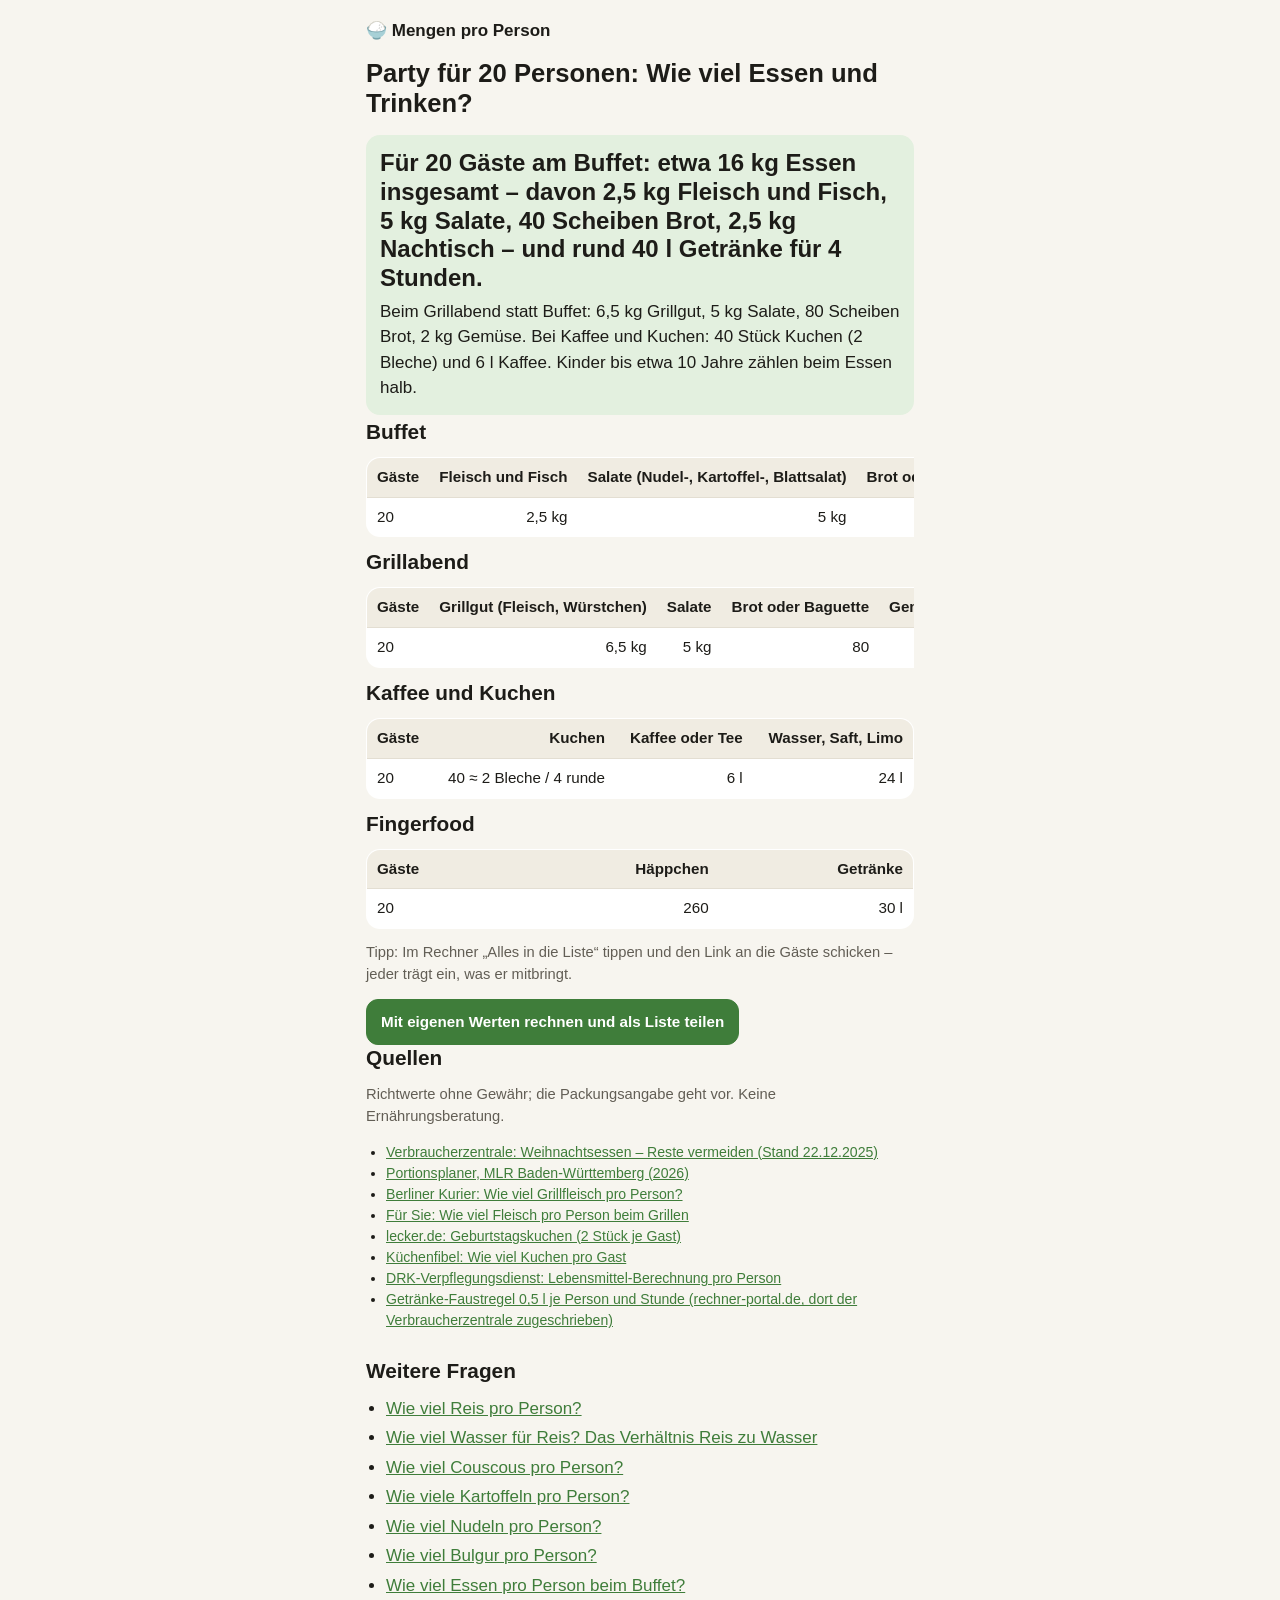
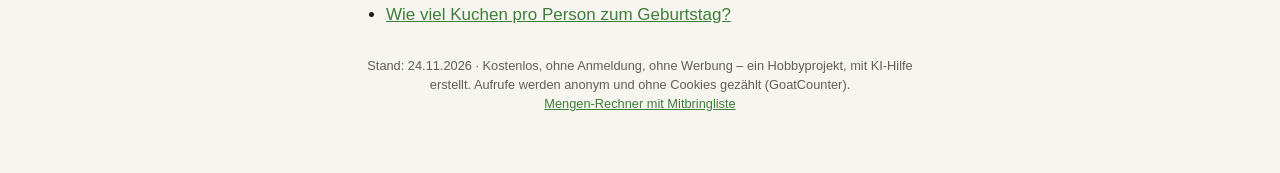
<file: party-fuer-20-personen/index.html>
<!DOCTYPE html>
<html lang="de">
<head>
<meta charset="utf-8">
<meta name="viewport" content="width=device-width, initial-scale=1">
<title>Party für 20 Personen: wie viel Essen und Getränke? Buffet, Grillen, Kuchen – mit Mitbringliste</title>
<meta name="description" content="Mengen für 20 Gäste: Buffet (16 kg Essen, 40 l Getränke für 4 Stunden), Grillabend (6,5 kg Grillgut), Kaffee und Kuchen (40 Stück) – als Einkaufs- und Mitbringliste zum Teilen.">
<link rel="canonical" href="https://schrauberbits.github.io/pro-person/party-fuer-20-personen/">
<style>:root{--bg:#f7f5ef;--card:#fff;--ink:#1d1c18;--muted:#625e55;--line:#e3ded2;--soft:#f0ece2; --accent:#3f7d3a;--accent-ink:#fff;--accent-soft:#e3f0df;--warn-soft:#fbefd9} @media (prefers-color-scheme:dark){:root{--bg:#131411;--card:#1d1f1a;--ink:#eeece6;--muted:#a7a397;--line:#363830;--soft:#262820; --accent:#8fcf86;--accent-ink:#0f230c;--accent-soft:#22331f;--warn-soft:#382c17}} *{box-sizing:border-box} html{-webkit-text-size-adjust:100%} body{margin:0;background:var(--bg);color:var(--ink);font:17px/1.5 -apple-system,BlinkMacSystemFont,"Segoe UI",Roboto,Helvetica,Arial,sans-serif} .wrap{max-width:580px;margin:0 auto;padding:18px 16px 60px} .top{display:flex;align-items:center;justify-content:space-between;margin-bottom:14px} .brand{font-weight:700;color:var(--ink);text-decoration:none} h1{font-size:1.6rem;line-height:1.2;margin:0 0 6px} h2{font-size:1.3rem;line-height:1.25;margin:0 0 12px} .sub,.hint{color:var(--muted);margin:0 0 14px} .hint{font-size:.92rem} table{width:100%;border-collapse:collapse;background:var(--card);border:1px solid var(--line);border-radius:14px;overflow:hidden;margin:0 0 12px;font-size:.95rem} th,td{padding:8px 10px;text-align:left;border-bottom:1px solid var(--line)} th{background:var(--soft);font-weight:600} tr:last-child td{border-bottom:0} td.r,th.r{text-align:right;white-space:nowrap} .tabs{display:flex;gap:6px;margin:18px 0 12px;position:sticky;top:0;background:var(--bg);padding:6px 0;z-index:2} .tabs button{flex:1;border:1px solid var(--line);background:var(--card);color:var(--ink);border-radius:12px;padding:10px 6px;font:inherit;font-size:.95rem;cursor:pointer;min-height:46px} .tabs button.on{background:var(--accent);border-color:var(--accent);color:var(--accent-ink);font-weight:600} .panel{background:var(--card);border:1px solid var(--line);border-radius:18px;padding:16px} .lbl{display:block;font-size:.88rem;color:var(--muted);margin:12px 0 4px} select,input[type=text],input[type=number]{width:100%;font:inherit;color:var(--ink);background:var(--bg);border:1px solid var(--line);border-radius:12px;padding:10px 12px;min-height:46px} .pills{display:flex;flex-wrap:wrap;gap:8px} .pill{border:1px solid var(--line);background:var(--card);color:var(--ink);border-radius:999px;padding:9px 16px;font:inherit;font-size:.95rem;cursor:pointer;min-height:44px} .pill.on{background:var(--accent);border-color:var(--accent);color:var(--accent-ink);font-weight:600} .grid{display:grid;grid-template-columns:repeat(4,minmax(0,1fr));gap:8px} @media (max-width:420px){.grid{grid-template-columns:repeat(2,minmax(0,1fr))}} .card{display:flex;flex-direction:column;align-items:center;gap:4px;padding:10px 4px;background:var(--card);border:1px solid var(--line);border-radius:14px;font:inherit;font-size:.88rem;color:inherit;cursor:pointer;min-height:78px;justify-content:center;text-align:center;line-height:1.2} .card .e{font-size:1.6rem} .card.on{border:2px solid var(--accent);background:var(--accent-soft)} .row2{display:grid;grid-template-columns:1fr 1fr;gap:10px} .num{display:flex;gap:6px} .num button{flex:0 0 46px;border:1px solid var(--line);background:var(--soft);color:var(--ink);border-radius:12px;font-size:1.3rem;cursor:pointer} .num input{text-align:center} .answer{margin:16px 0 4px;padding:14px;border-radius:14px;background:var(--accent-soft)} .answer .gross{font-size:1.5rem;font-weight:700;line-height:1.2;margin:0 0 6px} .answer ul{margin:8px 0 0;padding-left:20px} .answer table{margin:8px 0 0} .answer .klein{font-size:.85rem;color:var(--muted);margin-top:8px} .actions{display:flex;flex-wrap:wrap;gap:8px;margin-top:12px} .btn{display:inline-flex;align-items:center;justify-content:center;border:1px solid var(--accent);background:var(--accent);color:var(--accent-ink);border-radius:12px;padding:10px 14px;font:inherit;font-size:.95rem;font-weight:600;cursor:pointer;min-height:46px;text-decoration:none} .btn.ghost{background:transparent;color:var(--accent)} .banner{background:var(--warn-soft);border-radius:12px;padding:10px 12px;margin-bottom:10px;font-size:.92rem} .items{list-style:none;margin:12px 0 0;padding:0} .items li{display:grid;grid-template-columns:34px 1fr auto;gap:8px;align-items:center;padding:8px 0;border-bottom:1px solid var(--line)} .items li.done .was{text-decoration:line-through;color:var(--muted)} .items input[type=checkbox]{width:26px;height:26px;accent-color:var(--accent)} .items .was{font-weight:600} .items .menge{color:var(--muted);font-size:.9rem} .items .wer{grid-column:2/4;min-height:40px;padding:6px 10px;font-size:.92rem} .items .weg{border:0;background:none;color:var(--muted);font-size:1.2rem;cursor:pointer;padding:4px 8px} .add{display:grid;grid-template-columns:1fr 110px 50px;gap:6px;margin-top:12px} .msg{min-height:1.4em;color:var(--accent);font-size:.92rem} .mehr{margin-top:26px} .links{padding-left:20px;margin:0} .links li{margin:4px 0} a{color:var(--accent)} .hide{display:none!important} footer{margin-top:28px;font-size:.8rem;color:var(--muted);text-align:center;line-height:1.5} @media print{.tabs,.actions,.add,.mehr,.schnell,.sub,.hint,h1,.top,#beilage,#feier,.weg,.banner{display:none!important}#liste{display:block!important;border:0}body{background:#fff;color:#000}.items .wer{border:0}} .gross{font-size:1.25rem;font-weight:700;line-height:1.3;margin:0 0 8px}.answer p{margin:0 0 8px}.answer p:last-child{margin:0}.scroll{overflow-x:auto}.quellen{font-size:.88rem;padding-left:20px}.klein{font-size:.85rem;color:var(--muted)}</style>
<script type="application/ld+json">{"@context": "https://schema.org", "@type": "FAQPage", "mainEntity": [{"@type": "Question", "name": "Party für 20 Personen: Wie viel Essen und Trinken?", "acceptedAnswer": {"@type": "Answer", "text": "Für 20 Gäste am Buffet etwa 16 kg Essen (2,5 kg Fleisch und Fisch, 5 kg Salate, 40 Scheiben Brot, 2,5 kg Nachtisch) und rund 40 l Getränke für 4 Stunden."}}]}</script>
<script data-goatcounter="https://schrauberbits.goatcounter.com/count" async src="https://gc.zgo.at/count.js"></script>
</head>
<body>
<div class="wrap">
<div class="top"><a class="brand" href="../">🍚 Mengen pro Person</a></div>
<h1>Party für 20 Personen: Wie viel Essen und Trinken?</h1>
<div class="answer"><p class=gross>Für 20 Gäste am Buffet: etwa 16 kg Essen insgesamt – davon 2,5 kg Fleisch und Fisch, 5 kg Salate, 40 Scheiben Brot, 2,5 kg Nachtisch – und rund 40 l Getränke für 4 Stunden.</p><p>Beim Grillabend statt Buffet: 6,5 kg Grillgut, 5 kg Salate, 80 Scheiben Brot, 2 kg Gemüse. Bei Kaffee und Kuchen: 40 Stück Kuchen (2 Bleche) und 6 l Kaffee. Kinder bis etwa 10 Jahre zählen beim Essen halb.</p></div>
<h2>Buffet</h2><div class=scroll><table><thead><tr><th>Gäste</th><th class=r>Fleisch und Fisch</th><th class=r>Salate (Nudel-, Kartoffel-, Blattsalat)</th><th class=r>Brot oder Brötchen</th><th class=r>Nachtisch</th><th class=r>Getränke</th></tr></thead><tbody><tr><td>20</td><td class=r>2,5 kg</td><td class=r>5 kg</td><td class=r>40</td><td class=r>2,5 kg</td><td class=r>40 l</td></tr></tbody></table></div><h2>Grillabend</h2><div class=scroll><table><thead><tr><th>Gäste</th><th class=r>Grillgut (Fleisch, Würstchen)</th><th class=r>Salate</th><th class=r>Brot oder Baguette</th><th class=r>Gemüse und Rohkost</th><th class=r>Getränke</th></tr></thead><tbody><tr><td>20</td><td class=r>6,5 kg</td><td class=r>5 kg</td><td class=r>80</td><td class=r>2 kg</td><td class=r>40 l</td></tr></tbody></table></div><h2>Kaffee und Kuchen</h2><div class=scroll><table><thead><tr><th>Gäste</th><th class=r>Kuchen</th><th class=r>Kaffee oder Tee</th><th class=r>Wasser, Saft, Limo</th></tr></thead><tbody><tr><td>20</td><td class=r>40 ≈ 2 Bleche / 4 runde</td><td class=r>6 l</td><td class=r>24 l</td></tr></tbody></table></div><h2>Fingerfood</h2><div class=scroll><table><thead><tr><th>Gäste</th><th class=r>Häppchen</th><th class=r>Getränke</th></tr></thead><tbody><tr><td>20</td><td class=r>260</td><td class=r>30 l</td></tr></tbody></table></div><p class=hint>Tipp: Im Rechner „Alles in die Liste“ tippen und den Link an die Gäste schicken – jeder trägt ein, was er mitbringt.</p>
<div class="actions"><a class="btn" href="../?ref=seite-party-fuer-20-personen#feier?anlass=buffet&g=20&h=4">Mit eigenen Werten rechnen und als Liste teilen</a></div>
<h2>Quellen</h2>
<p class="hint">Richtwerte ohne Gewähr; die Packungsangabe geht vor. Keine Ernährungsberatung.</p>
<ul class=quellen><li><a href="https://www.verbraucherzentrale.de/wissen/lebensmittel/auswaehlen-zubereiten-aufbewahren/weihnachtsessen-reste-vermeiden-und-sinnvoll-verwerten-11231" rel="nofollow noopener">Verbraucherzentrale: Weihnachtsessen – Reste vermeiden (Stand 22.12.2025)</a></li><li><a href="https://mlr.baden-wuerttemberg.de/fileadmin/redaktion/m-mlr/intern/dateien/PDFs/Essen_und_Trinken/2026_02_Portionsplaner.pdf" rel="nofollow noopener">Portionsplaner, MLR Baden-Württemberg (2026)</a></li><li><a href="https://www.berliner-kurier.de/article/wie-viel-grillfleisch-pro-person-die-einfache-faustregel-10032461" rel="nofollow noopener">Berliner Kurier: Wie viel Grillfleisch pro Person?</a></li><li><a href="https://www.fuersie.de/grillen/wie-viel-fleisch-pro-person-beim-grillen-13044.html" rel="nofollow noopener">Für Sie: Wie viel Fleisch pro Person beim Grillen</a></li><li><a href="https://www.lecker.de/geburtstagskuchen-backrezepte-fuer-den-grossen-tag-51380.html" rel="nofollow noopener">lecker.de: Geburtstagskuchen (2 Stück je Gast)</a></li><li><a href="https://www.kuechenfibel.de/faq/wie-viel-kuchen-pro-gast" rel="nofollow noopener">Küchenfibel: Wie viel Kuchen pro Gast</a></li><li><a href="https://www.bildungsinstitut-rlp.drk.de/fileadmin/downloads/Bereitschaften/Fachdienstausbildung_Verpflegungsdienst/Hintergrundinfos/02_Lebensmittel-Berechnung_pro_Person__Inforama.pdf" rel="nofollow noopener">DRK-Verpflegungsdienst: Lebensmittel-Berechnung pro Person</a></li><li><a href="https://rechner-portal.de/feste-feiern/mengen-pro-gast/getraenkemengen-rechner" rel="nofollow noopener">Getränke-Faustregel 0,5 l je Person und Stunde (rechner-portal.de, dort der Verbraucherzentrale zugeschrieben)</a></li></ul>
<section class="mehr"><h2>Weitere Fragen</h2><ul class="links"><li><a href="../reis-pro-person/">Wie viel Reis pro Person?</a></li><li><a href="../reis-wasser-verhaeltnis/">Wie viel Wasser für Reis? Das Verhältnis Reis zu Wasser</a></li><li><a href="../couscous-pro-person/">Wie viel Couscous pro Person?</a></li><li><a href="../kartoffeln-pro-person/">Wie viele Kartoffeln pro Person?</a></li><li><a href="../nudeln-pro-person/">Wie viel Nudeln pro Person?</a></li><li><a href="../bulgur-pro-person/">Wie viel Bulgur pro Person?</a></li><li><a href="../buffet-pro-person/">Wie viel Essen pro Person beim Buffet?</a></li><li><a href="../kuchen-pro-person/">Wie viel Kuchen pro Person zum Geburtstag?</a></li></ul></section>
<footer>Stand: 24.11.2026 · Kostenlos, ohne Anmeldung, ohne Werbung – ein Hobbyprojekt, mit KI-Hilfe erstellt. Aufrufe werden anonym und ohne Cookies gezählt (GoatCounter).<br><a href="../">Mengen-Rechner mit Mitbringliste</a></footer>
</div>
</body>
</html>
</file>
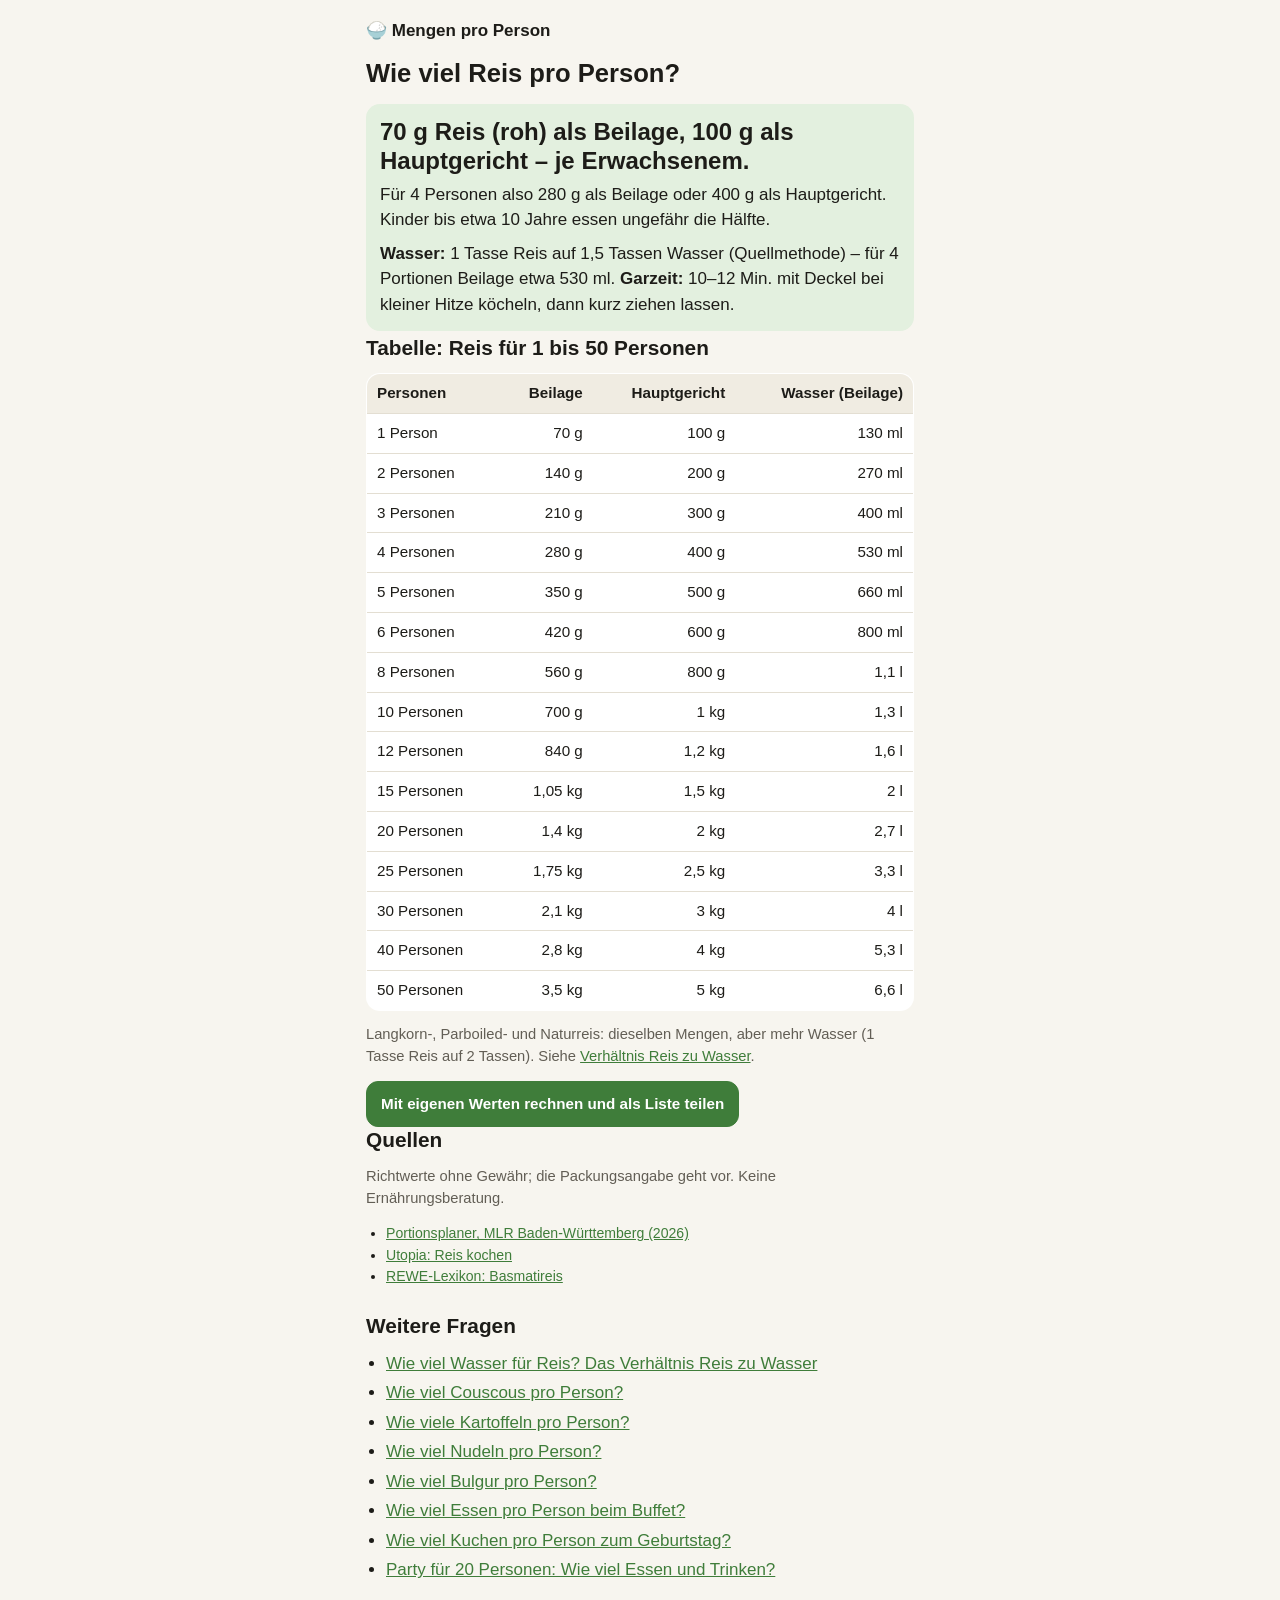
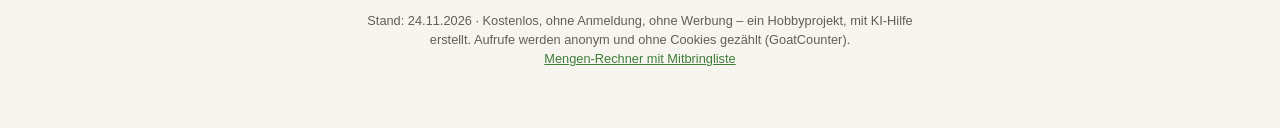
<file: reis-pro-person/index.html>
<!DOCTYPE html>
<html lang="de">
<head>
<meta charset="utf-8">
<meta name="viewport" content="width=device-width, initial-scale=1">
<title>Wie viel Reis pro Person? 70 g Beilage, 100 g Hauptgericht – Tabelle bis 50 Personen</title>
<meta name="description" content="Wie viel Reis pro Person? 70 g Reis roh als Beilage, 100 g als Hauptgericht. Mit Wasser, Garzeit und Tabelle für 1 bis 50 Personen.">
<link rel="canonical" href="https://schrauberbits.github.io/pro-person/reis-pro-person/">
<style>:root{--bg:#f7f5ef;--card:#fff;--ink:#1d1c18;--muted:#625e55;--line:#e3ded2;--soft:#f0ece2; --accent:#3f7d3a;--accent-ink:#fff;--accent-soft:#e3f0df;--warn-soft:#fbefd9} @media (prefers-color-scheme:dark){:root{--bg:#131411;--card:#1d1f1a;--ink:#eeece6;--muted:#a7a397;--line:#363830;--soft:#262820; --accent:#8fcf86;--accent-ink:#0f230c;--accent-soft:#22331f;--warn-soft:#382c17}} *{box-sizing:border-box} html{-webkit-text-size-adjust:100%} body{margin:0;background:var(--bg);color:var(--ink);font:17px/1.5 -apple-system,BlinkMacSystemFont,"Segoe UI",Roboto,Helvetica,Arial,sans-serif} .wrap{max-width:580px;margin:0 auto;padding:18px 16px 60px} .top{display:flex;align-items:center;justify-content:space-between;margin-bottom:14px} .brand{font-weight:700;color:var(--ink);text-decoration:none} h1{font-size:1.6rem;line-height:1.2;margin:0 0 6px} h2{font-size:1.3rem;line-height:1.25;margin:0 0 12px} .sub,.hint{color:var(--muted);margin:0 0 14px} .hint{font-size:.92rem} table{width:100%;border-collapse:collapse;background:var(--card);border:1px solid var(--line);border-radius:14px;overflow:hidden;margin:0 0 12px;font-size:.95rem} th,td{padding:8px 10px;text-align:left;border-bottom:1px solid var(--line)} th{background:var(--soft);font-weight:600} tr:last-child td{border-bottom:0} td.r,th.r{text-align:right;white-space:nowrap} .tabs{display:flex;gap:6px;margin:18px 0 12px;position:sticky;top:0;background:var(--bg);padding:6px 0;z-index:2} .tabs button{flex:1;border:1px solid var(--line);background:var(--card);color:var(--ink);border-radius:12px;padding:10px 6px;font:inherit;font-size:.95rem;cursor:pointer;min-height:46px} .tabs button.on{background:var(--accent);border-color:var(--accent);color:var(--accent-ink);font-weight:600} .panel{background:var(--card);border:1px solid var(--line);border-radius:18px;padding:16px} .lbl{display:block;font-size:.88rem;color:var(--muted);margin:12px 0 4px} select,input[type=text],input[type=number]{width:100%;font:inherit;color:var(--ink);background:var(--bg);border:1px solid var(--line);border-radius:12px;padding:10px 12px;min-height:46px} .pills{display:flex;flex-wrap:wrap;gap:8px} .pill{border:1px solid var(--line);background:var(--card);color:var(--ink);border-radius:999px;padding:9px 16px;font:inherit;font-size:.95rem;cursor:pointer;min-height:44px} .pill.on{background:var(--accent);border-color:var(--accent);color:var(--accent-ink);font-weight:600} .grid{display:grid;grid-template-columns:repeat(4,minmax(0,1fr));gap:8px} @media (max-width:420px){.grid{grid-template-columns:repeat(2,minmax(0,1fr))}} .card{display:flex;flex-direction:column;align-items:center;gap:4px;padding:10px 4px;background:var(--card);border:1px solid var(--line);border-radius:14px;font:inherit;font-size:.88rem;color:inherit;cursor:pointer;min-height:78px;justify-content:center;text-align:center;line-height:1.2} .card .e{font-size:1.6rem} .card.on{border:2px solid var(--accent);background:var(--accent-soft)} .row2{display:grid;grid-template-columns:1fr 1fr;gap:10px} .num{display:flex;gap:6px} .num button{flex:0 0 46px;border:1px solid var(--line);background:var(--soft);color:var(--ink);border-radius:12px;font-size:1.3rem;cursor:pointer} .num input{text-align:center} .answer{margin:16px 0 4px;padding:14px;border-radius:14px;background:var(--accent-soft)} .answer .gross{font-size:1.5rem;font-weight:700;line-height:1.2;margin:0 0 6px} .answer ul{margin:8px 0 0;padding-left:20px} .answer table{margin:8px 0 0} .answer .klein{font-size:.85rem;color:var(--muted);margin-top:8px} .actions{display:flex;flex-wrap:wrap;gap:8px;margin-top:12px} .btn{display:inline-flex;align-items:center;justify-content:center;border:1px solid var(--accent);background:var(--accent);color:var(--accent-ink);border-radius:12px;padding:10px 14px;font:inherit;font-size:.95rem;font-weight:600;cursor:pointer;min-height:46px;text-decoration:none} .btn.ghost{background:transparent;color:var(--accent)} .banner{background:var(--warn-soft);border-radius:12px;padding:10px 12px;margin-bottom:10px;font-size:.92rem} .items{list-style:none;margin:12px 0 0;padding:0} .items li{display:grid;grid-template-columns:34px 1fr auto;gap:8px;align-items:center;padding:8px 0;border-bottom:1px solid var(--line)} .items li.done .was{text-decoration:line-through;color:var(--muted)} .items input[type=checkbox]{width:26px;height:26px;accent-color:var(--accent)} .items .was{font-weight:600} .items .menge{color:var(--muted);font-size:.9rem} .items .wer{grid-column:2/4;min-height:40px;padding:6px 10px;font-size:.92rem} .items .weg{border:0;background:none;color:var(--muted);font-size:1.2rem;cursor:pointer;padding:4px 8px} .add{display:grid;grid-template-columns:1fr 110px 50px;gap:6px;margin-top:12px} .msg{min-height:1.4em;color:var(--accent);font-size:.92rem} .mehr{margin-top:26px} .links{padding-left:20px;margin:0} .links li{margin:4px 0} a{color:var(--accent)} .hide{display:none!important} footer{margin-top:28px;font-size:.8rem;color:var(--muted);text-align:center;line-height:1.5} @media print{.tabs,.actions,.add,.mehr,.schnell,.sub,.hint,h1,.top,#beilage,#feier,.weg,.banner{display:none!important}#liste{display:block!important;border:0}body{background:#fff;color:#000}.items .wer{border:0}} .gross{font-size:1.25rem;font-weight:700;line-height:1.3;margin:0 0 8px}.answer p{margin:0 0 8px}.answer p:last-child{margin:0}.scroll{overflow-x:auto}.quellen{font-size:.88rem;padding-left:20px}.klein{font-size:.85rem;color:var(--muted)}</style>
<script type="application/ld+json">{"@context": "https://schema.org", "@type": "FAQPage", "mainEntity": [{"@type": "Question", "name": "Wie viel Reis pro Person?", "acceptedAnswer": {"@type": "Answer", "text": "70 g Reis (roh) je Person als Beilage, 100 g als Hauptgericht. Wasser: 1 Tasse Reis auf 1,5 Tassen Wasser (Quellmethode). Garzeit: 10–12 Min. mit Deckel bei kleiner Hitze köcheln, dann kurz ziehen lassen."}}]}</script>
<script data-goatcounter="https://schrauberbits.goatcounter.com/count" async src="https://gc.zgo.at/count.js"></script>
</head>
<body>
<div class="wrap">
<div class="top"><a class="brand" href="../">🍚 Mengen pro Person</a></div>
<h1>Wie viel Reis pro Person?</h1>
<div class="answer"><p class=gross>70 g Reis (roh) als Beilage, 100 g als Hauptgericht – je Erwachsenem.</p><p>Für 4 Personen also 280 g als Beilage oder 400 g als Hauptgericht. Kinder bis etwa 10 Jahre essen ungefähr die Hälfte.</p><p><b>Wasser:</b> 1 Tasse Reis auf 1,5 Tassen Wasser (Quellmethode) – für 4 Portionen Beilage etwa 530 ml. <b>Garzeit:</b> 10–12 Min. mit Deckel bei kleiner Hitze köcheln, dann kurz ziehen lassen.</p></div>
<h2>Tabelle: Reis für 1 bis 50 Personen</h2><table><thead><tr><th>Personen</th><th class=r>Beilage</th><th class=r>Hauptgericht</th><th class=r>Wasser (Beilage)</th></tr></thead><tbody><tr><td>1 Person</td><td class=r>70 g</td><td class=r>100 g</td><td class=r>130 ml</td></tr><tr><td>2 Personen</td><td class=r>140 g</td><td class=r>200 g</td><td class=r>270 ml</td></tr><tr><td>3 Personen</td><td class=r>210 g</td><td class=r>300 g</td><td class=r>400 ml</td></tr><tr><td>4 Personen</td><td class=r>280 g</td><td class=r>400 g</td><td class=r>530 ml</td></tr><tr><td>5 Personen</td><td class=r>350 g</td><td class=r>500 g</td><td class=r>660 ml</td></tr><tr><td>6 Personen</td><td class=r>420 g</td><td class=r>600 g</td><td class=r>800 ml</td></tr><tr><td>8 Personen</td><td class=r>560 g</td><td class=r>800 g</td><td class=r>1,1 l</td></tr><tr><td>10 Personen</td><td class=r>700 g</td><td class=r>1 kg</td><td class=r>1,3 l</td></tr><tr><td>12 Personen</td><td class=r>840 g</td><td class=r>1,2 kg</td><td class=r>1,6 l</td></tr><tr><td>15 Personen</td><td class=r>1,05 kg</td><td class=r>1,5 kg</td><td class=r>2 l</td></tr><tr><td>20 Personen</td><td class=r>1,4 kg</td><td class=r>2 kg</td><td class=r>2,7 l</td></tr><tr><td>25 Personen</td><td class=r>1,75 kg</td><td class=r>2,5 kg</td><td class=r>3,3 l</td></tr><tr><td>30 Personen</td><td class=r>2,1 kg</td><td class=r>3 kg</td><td class=r>4 l</td></tr><tr><td>40 Personen</td><td class=r>2,8 kg</td><td class=r>4 kg</td><td class=r>5,3 l</td></tr><tr><td>50 Personen</td><td class=r>3,5 kg</td><td class=r>5 kg</td><td class=r>6,6 l</td></tr></tbody></table><p class=hint>Langkorn-, Parboiled- und Naturreis: dieselben Mengen, aber mehr Wasser (1 Tasse Reis auf 2 Tassen). Siehe <a href="../reis-wasser-verhaeltnis/">Verhältnis Reis zu Wasser</a>.</p>
<div class="actions"><a class="btn" href="../?ref=seite-reis-pro-person#beilage?sorte=basmati&art=beilage&p=4">Mit eigenen Werten rechnen und als Liste teilen</a></div>
<h2>Quellen</h2>
<p class="hint">Richtwerte ohne Gewähr; die Packungsangabe geht vor. Keine Ernährungsberatung.</p>
<ul class=quellen><li><a href="https://mlr.baden-wuerttemberg.de/fileadmin/redaktion/m-mlr/intern/dateien/PDFs/Essen_und_Trinken/2026_02_Portionsplaner.pdf" rel="nofollow noopener">Portionsplaner, MLR Baden-Württemberg (2026)</a></li><li><a href="https://utopia.de/ratgeber/reis-kochen-so-gelingt-dein-reis-perfekt/" rel="nofollow noopener">Utopia: Reis kochen</a></li><li><a href="https://www.rewe.de/lexikon/basmatireis/" rel="nofollow noopener">REWE-Lexikon: Basmatireis</a></li></ul>
<section class="mehr"><h2>Weitere Fragen</h2><ul class="links"><li><a href="../reis-wasser-verhaeltnis/">Wie viel Wasser für Reis? Das Verhältnis Reis zu Wasser</a></li><li><a href="../couscous-pro-person/">Wie viel Couscous pro Person?</a></li><li><a href="../kartoffeln-pro-person/">Wie viele Kartoffeln pro Person?</a></li><li><a href="../nudeln-pro-person/">Wie viel Nudeln pro Person?</a></li><li><a href="../bulgur-pro-person/">Wie viel Bulgur pro Person?</a></li><li><a href="../buffet-pro-person/">Wie viel Essen pro Person beim Buffet?</a></li><li><a href="../kuchen-pro-person/">Wie viel Kuchen pro Person zum Geburtstag?</a></li><li><a href="../party-fuer-20-personen/">Party für 20 Personen: Wie viel Essen und Trinken?</a></li></ul></section>
<footer>Stand: 24.11.2026 · Kostenlos, ohne Anmeldung, ohne Werbung – ein Hobbyprojekt, mit KI-Hilfe erstellt. Aufrufe werden anonym und ohne Cookies gezählt (GoatCounter).<br><a href="../">Mengen-Rechner mit Mitbringliste</a></footer>
</div>
</body>
</html>
</file>
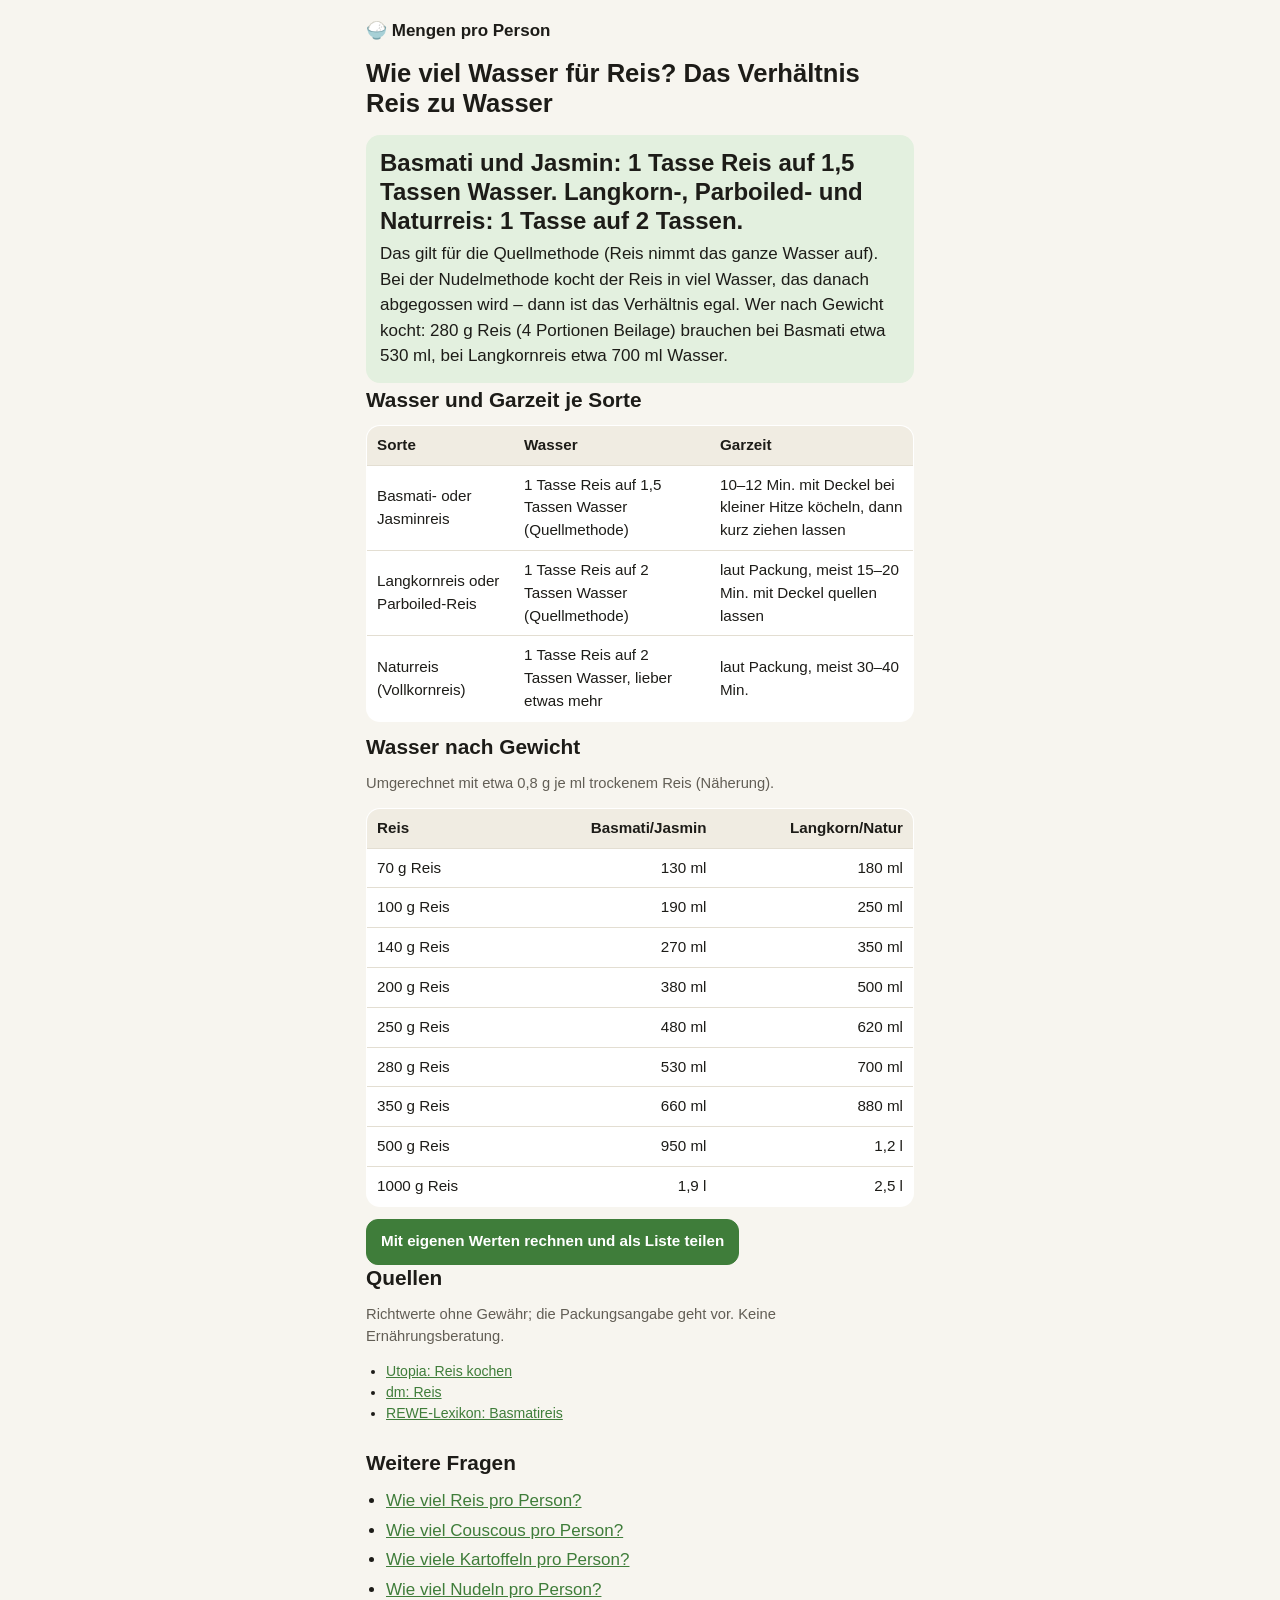
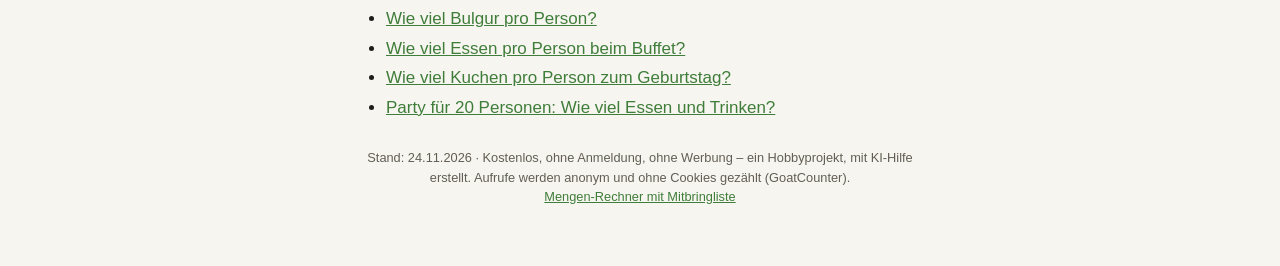
<file: reis-wasser-verhaeltnis/index.html>
<!DOCTYPE html>
<html lang="de">
<head>
<meta charset="utf-8">
<meta name="viewport" content="width=device-width, initial-scale=1">
<title>Reis-Wasser-Verhältnis: 1:1,5 für Basmati, 1:2 für Langkornreis – mit Tabelle in ml</title>
<meta name="description" content="Verhältnis Reis zu Wasser: Basmati und Jasmin 1 Tasse auf 1,5 Tassen, Langkorn-, Parboiled- und Naturreis 1 auf 2. Mit Garzeit und Tabelle in ml nach Gewicht.">
<link rel="canonical" href="https://schrauberbits.github.io/pro-person/reis-wasser-verhaeltnis/">
<style>:root{--bg:#f7f5ef;--card:#fff;--ink:#1d1c18;--muted:#625e55;--line:#e3ded2;--soft:#f0ece2; --accent:#3f7d3a;--accent-ink:#fff;--accent-soft:#e3f0df;--warn-soft:#fbefd9} @media (prefers-color-scheme:dark){:root{--bg:#131411;--card:#1d1f1a;--ink:#eeece6;--muted:#a7a397;--line:#363830;--soft:#262820; --accent:#8fcf86;--accent-ink:#0f230c;--accent-soft:#22331f;--warn-soft:#382c17}} *{box-sizing:border-box} html{-webkit-text-size-adjust:100%} body{margin:0;background:var(--bg);color:var(--ink);font:17px/1.5 -apple-system,BlinkMacSystemFont,"Segoe UI",Roboto,Helvetica,Arial,sans-serif} .wrap{max-width:580px;margin:0 auto;padding:18px 16px 60px} .top{display:flex;align-items:center;justify-content:space-between;margin-bottom:14px} .brand{font-weight:700;color:var(--ink);text-decoration:none} h1{font-size:1.6rem;line-height:1.2;margin:0 0 6px} h2{font-size:1.3rem;line-height:1.25;margin:0 0 12px} .sub,.hint{color:var(--muted);margin:0 0 14px} .hint{font-size:.92rem} table{width:100%;border-collapse:collapse;background:var(--card);border:1px solid var(--line);border-radius:14px;overflow:hidden;margin:0 0 12px;font-size:.95rem} th,td{padding:8px 10px;text-align:left;border-bottom:1px solid var(--line)} th{background:var(--soft);font-weight:600} tr:last-child td{border-bottom:0} td.r,th.r{text-align:right;white-space:nowrap} .tabs{display:flex;gap:6px;margin:18px 0 12px;position:sticky;top:0;background:var(--bg);padding:6px 0;z-index:2} .tabs button{flex:1;border:1px solid var(--line);background:var(--card);color:var(--ink);border-radius:12px;padding:10px 6px;font:inherit;font-size:.95rem;cursor:pointer;min-height:46px} .tabs button.on{background:var(--accent);border-color:var(--accent);color:var(--accent-ink);font-weight:600} .panel{background:var(--card);border:1px solid var(--line);border-radius:18px;padding:16px} .lbl{display:block;font-size:.88rem;color:var(--muted);margin:12px 0 4px} select,input[type=text],input[type=number]{width:100%;font:inherit;color:var(--ink);background:var(--bg);border:1px solid var(--line);border-radius:12px;padding:10px 12px;min-height:46px} .pills{display:flex;flex-wrap:wrap;gap:8px} .pill{border:1px solid var(--line);background:var(--card);color:var(--ink);border-radius:999px;padding:9px 16px;font:inherit;font-size:.95rem;cursor:pointer;min-height:44px} .pill.on{background:var(--accent);border-color:var(--accent);color:var(--accent-ink);font-weight:600} .grid{display:grid;grid-template-columns:repeat(4,minmax(0,1fr));gap:8px} @media (max-width:420px){.grid{grid-template-columns:repeat(2,minmax(0,1fr))}} .card{display:flex;flex-direction:column;align-items:center;gap:4px;padding:10px 4px;background:var(--card);border:1px solid var(--line);border-radius:14px;font:inherit;font-size:.88rem;color:inherit;cursor:pointer;min-height:78px;justify-content:center;text-align:center;line-height:1.2} .card .e{font-size:1.6rem} .card.on{border:2px solid var(--accent);background:var(--accent-soft)} .row2{display:grid;grid-template-columns:1fr 1fr;gap:10px} .num{display:flex;gap:6px} .num button{flex:0 0 46px;border:1px solid var(--line);background:var(--soft);color:var(--ink);border-radius:12px;font-size:1.3rem;cursor:pointer} .num input{text-align:center} .answer{margin:16px 0 4px;padding:14px;border-radius:14px;background:var(--accent-soft)} .answer .gross{font-size:1.5rem;font-weight:700;line-height:1.2;margin:0 0 6px} .answer ul{margin:8px 0 0;padding-left:20px} .answer table{margin:8px 0 0} .answer .klein{font-size:.85rem;color:var(--muted);margin-top:8px} .actions{display:flex;flex-wrap:wrap;gap:8px;margin-top:12px} .btn{display:inline-flex;align-items:center;justify-content:center;border:1px solid var(--accent);background:var(--accent);color:var(--accent-ink);border-radius:12px;padding:10px 14px;font:inherit;font-size:.95rem;font-weight:600;cursor:pointer;min-height:46px;text-decoration:none} .btn.ghost{background:transparent;color:var(--accent)} .banner{background:var(--warn-soft);border-radius:12px;padding:10px 12px;margin-bottom:10px;font-size:.92rem} .items{list-style:none;margin:12px 0 0;padding:0} .items li{display:grid;grid-template-columns:34px 1fr auto;gap:8px;align-items:center;padding:8px 0;border-bottom:1px solid var(--line)} .items li.done .was{text-decoration:line-through;color:var(--muted)} .items input[type=checkbox]{width:26px;height:26px;accent-color:var(--accent)} .items .was{font-weight:600} .items .menge{color:var(--muted);font-size:.9rem} .items .wer{grid-column:2/4;min-height:40px;padding:6px 10px;font-size:.92rem} .items .weg{border:0;background:none;color:var(--muted);font-size:1.2rem;cursor:pointer;padding:4px 8px} .add{display:grid;grid-template-columns:1fr 110px 50px;gap:6px;margin-top:12px} .msg{min-height:1.4em;color:var(--accent);font-size:.92rem} .mehr{margin-top:26px} .links{padding-left:20px;margin:0} .links li{margin:4px 0} a{color:var(--accent)} .hide{display:none!important} footer{margin-top:28px;font-size:.8rem;color:var(--muted);text-align:center;line-height:1.5} @media print{.tabs,.actions,.add,.mehr,.schnell,.sub,.hint,h1,.top,#beilage,#feier,.weg,.banner{display:none!important}#liste{display:block!important;border:0}body{background:#fff;color:#000}.items .wer{border:0}} .gross{font-size:1.25rem;font-weight:700;line-height:1.3;margin:0 0 8px}.answer p{margin:0 0 8px}.answer p:last-child{margin:0}.scroll{overflow-x:auto}.quellen{font-size:.88rem;padding-left:20px}.klein{font-size:.85rem;color:var(--muted)}</style>
<script type="application/ld+json">{"@context": "https://schema.org", "@type": "FAQPage", "mainEntity": [{"@type": "Question", "name": "Wie viel Wasser für Reis? Das Verhältnis Reis zu Wasser", "acceptedAnswer": {"@type": "Answer", "text": "Basmati und Jasmin: 1 Tasse Reis auf 1,5 Tassen Wasser; Langkorn-, Parboiled- und Naturreis: 1 Tasse auf 2 Tassen (Quellmethode)."}}]}</script>
<script data-goatcounter="https://schrauberbits.goatcounter.com/count" async src="https://gc.zgo.at/count.js"></script>
</head>
<body>
<div class="wrap">
<div class="top"><a class="brand" href="../">🍚 Mengen pro Person</a></div>
<h1>Wie viel Wasser für Reis? Das Verhältnis Reis zu Wasser</h1>
<div class="answer"><p class=gross>Basmati und Jasmin: 1 Tasse Reis auf 1,5 Tassen Wasser. Langkorn-, Parboiled- und Naturreis: 1 Tasse auf 2 Tassen.</p><p>Das gilt für die Quellmethode (Reis nimmt das ganze Wasser auf). Bei der Nudelmethode kocht der Reis in viel Wasser, das danach abgegossen wird – dann ist das Verhältnis egal. Wer nach Gewicht kocht: 280 g Reis (4 Portionen Beilage) brauchen bei Basmati etwa 530 ml, bei Langkornreis etwa 700 ml Wasser.</p></div>
<h2>Wasser und Garzeit je Sorte</h2><table><thead><tr><th>Sorte</th><th>Wasser</th><th>Garzeit</th></tr></thead><tbody><tr><td>Basmati- oder Jasminreis</td><td>1 Tasse Reis auf 1,5 Tassen Wasser (Quellmethode)</td><td>10–12 Min. mit Deckel bei kleiner Hitze köcheln, dann kurz ziehen lassen</td></tr><tr><td>Langkornreis oder Parboiled-Reis</td><td>1 Tasse Reis auf 2 Tassen Wasser (Quellmethode)</td><td>laut Packung, meist 15–20 Min. mit Deckel quellen lassen</td></tr><tr><td>Naturreis (Vollkornreis)</td><td>1 Tasse Reis auf 2 Tassen Wasser, lieber etwas mehr</td><td>laut Packung, meist 30–40 Min.</td></tr></tbody></table><h2>Wasser nach Gewicht</h2><p class=hint>Umgerechnet mit etwa 0,8 g je ml trockenem Reis (Näherung).</p><table><thead><tr><th>Reis</th><th class=r>Basmati/Jasmin</th><th class=r>Langkorn/Natur</th></tr></thead><tbody><tr><td>70 g Reis</td><td class=r>130 ml</td><td class=r>180 ml</td></tr><tr><td>100 g Reis</td><td class=r>190 ml</td><td class=r>250 ml</td></tr><tr><td>140 g Reis</td><td class=r>270 ml</td><td class=r>350 ml</td></tr><tr><td>200 g Reis</td><td class=r>380 ml</td><td class=r>500 ml</td></tr><tr><td>250 g Reis</td><td class=r>480 ml</td><td class=r>620 ml</td></tr><tr><td>280 g Reis</td><td class=r>530 ml</td><td class=r>700 ml</td></tr><tr><td>350 g Reis</td><td class=r>660 ml</td><td class=r>880 ml</td></tr><tr><td>500 g Reis</td><td class=r>950 ml</td><td class=r>1,2 l</td></tr><tr><td>1000 g Reis</td><td class=r>1,9 l</td><td class=r>2,5 l</td></tr></tbody></table>
<div class="actions"><a class="btn" href="../?ref=seite-reis-wasser-verhaeltnis#beilage?sorte=basmati&art=beilage&p=4">Mit eigenen Werten rechnen und als Liste teilen</a></div>
<h2>Quellen</h2>
<p class="hint">Richtwerte ohne Gewähr; die Packungsangabe geht vor. Keine Ernährungsberatung.</p>
<ul class=quellen><li><a href="https://utopia.de/ratgeber/reis-kochen-so-gelingt-dein-reis-perfekt/" rel="nofollow noopener">Utopia: Reis kochen</a></li><li><a href="https://www.dm.de/tipps-und-trends/food/reis-2377114" rel="nofollow noopener">dm: Reis</a></li><li><a href="https://www.rewe.de/lexikon/basmatireis/" rel="nofollow noopener">REWE-Lexikon: Basmatireis</a></li></ul>
<section class="mehr"><h2>Weitere Fragen</h2><ul class="links"><li><a href="../reis-pro-person/">Wie viel Reis pro Person?</a></li><li><a href="../couscous-pro-person/">Wie viel Couscous pro Person?</a></li><li><a href="../kartoffeln-pro-person/">Wie viele Kartoffeln pro Person?</a></li><li><a href="../nudeln-pro-person/">Wie viel Nudeln pro Person?</a></li><li><a href="../bulgur-pro-person/">Wie viel Bulgur pro Person?</a></li><li><a href="../buffet-pro-person/">Wie viel Essen pro Person beim Buffet?</a></li><li><a href="../kuchen-pro-person/">Wie viel Kuchen pro Person zum Geburtstag?</a></li><li><a href="../party-fuer-20-personen/">Party für 20 Personen: Wie viel Essen und Trinken?</a></li></ul></section>
<footer>Stand: 24.11.2026 · Kostenlos, ohne Anmeldung, ohne Werbung – ein Hobbyprojekt, mit KI-Hilfe erstellt. Aufrufe werden anonym und ohne Cookies gezählt (GoatCounter).<br><a href="../">Mengen-Rechner mit Mitbringliste</a></footer>
</div>
</body>
</html>
</file>
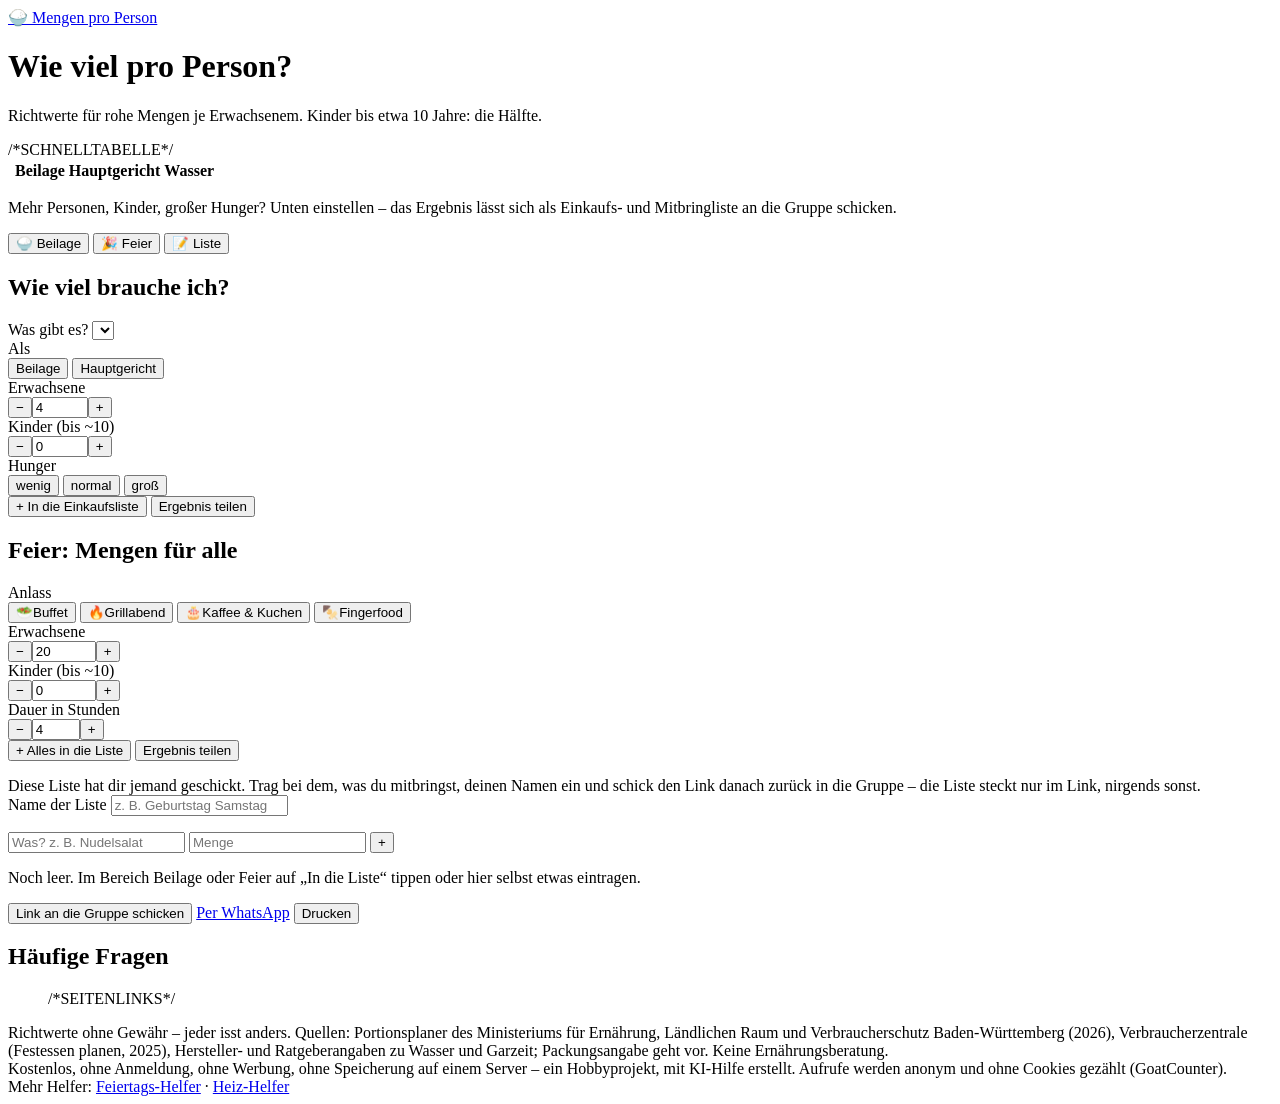
<file: _werkzeug/index.vorlage.html>
<!DOCTYPE html>
<html lang="de">
<head>
<meta charset="utf-8">
<meta name="viewport" content="width=device-width, initial-scale=1">
<title>Wie viel Reis, Nudeln, Kartoffeln pro Person? Mengen-Rechner mit Mitbringliste</title>
<meta name="description" content="Wie viel Reis pro Person? 70 g roh als Beilage, 100 g als Hauptgericht. Mengen für Reis, Nudeln, Kartoffeln, Couscous und Bulgur mit Wasser und Garzeit, Mengen für Buffet, Grillabend und Kaffeetafel – und eine Mitbringliste zum Teilen. Kostenlos, ohne Anmeldung.">
<link rel="canonical" href="https://schrauberbits.github.io/pro-person/">
<style>
/*STIL*/
</style>
<script data-goatcounter="https://schrauberbits.goatcounter.com/count" async src="https://gc.zgo.at/count.js"></script>
</head>
<body>
<div class="wrap">
  <div class="top">
    <a class="brand" href="./">🍚 Mengen pro Person</a>
  </div>

  <h1>Wie viel pro Person?</h1>
  <p class="sub">Richtwerte für rohe Mengen je Erwachsenem. Kinder bis etwa 10 Jahre: die Hälfte.</p>
  <table class="schnell" aria-label="Mengen pro Person auf einen Blick">
    <thead><tr><th></th><th>Beilage</th><th>Hauptgericht</th><th>Wasser</th></tr></thead>
    <tbody>
/*SCHNELLTABELLE*/
    </tbody>
  </table>
  <p class="hint">Mehr Personen, Kinder, großer Hunger? Unten einstellen – das Ergebnis lässt sich als Einkaufs- und Mitbringliste an die Gruppe schicken.</p>

  <nav class="tabs" id="tabs" aria-label="Bereiche">
    <button data-tab="beilage" class="on">🍚 Beilage</button>
    <button data-tab="feier">🎉 Feier</button>
    <button data-tab="liste">📝 Liste</button>
  </nav>

  <section id="beilage" class="panel">
    <h2>Wie viel brauche ich?</h2>
    <label class="lbl" for="sorte">Was gibt es?</label>
    <select id="sorte"></select>
    <div class="lbl">Als</div>
    <div class="pills" id="art">
      <button class="pill on" data-v="beilage">Beilage</button>
      <button class="pill" data-v="haupt">Hauptgericht</button>
    </div>
    <div class="row2">
      <div><label class="lbl" for="p">Erwachsene</label><div class="num"><button data-d="-1" data-f="p">−</button><input id="p" type="number" inputmode="numeric" min="0" max="500" value="4"><button data-d="1" data-f="p">+</button></div></div>
      <div><label class="lbl" for="k">Kinder (bis ~10)</label><div class="num"><button data-d="-1" data-f="k">−</button><input id="k" type="number" inputmode="numeric" min="0" max="500" value="0"><button data-d="1" data-f="k">+</button></div></div>
    </div>
    <div class="lbl">Hunger</div>
    <div class="pills" id="hunger">
      <button class="pill" data-v="wenig">wenig</button>
      <button class="pill on" data-v="normal">normal</button>
      <button class="pill" data-v="viel">groß</button>
    </div>
    <div class="answer" id="beilageErgebnis" aria-live="polite"></div>
    <div class="actions">
      <button class="btn" id="beilageZurListe">+ In die Einkaufsliste</button>
      <button class="btn ghost" id="beilageTeilen">Ergebnis teilen</button>
    </div>
    <p class="msg" id="beilageMsg"></p>
  </section>

  <section id="feier" class="panel hide">
    <h2>Feier: Mengen für alle</h2>
    <div class="lbl">Anlass</div>
    <div class="grid" id="anlass">
      <button class="card on" data-v="buffet"><span class="e">🥗</span>Buffet</button>
      <button class="card" data-v="grill"><span class="e">🔥</span>Grillabend</button>
      <button class="card" data-v="kaffee"><span class="e">🎂</span>Kaffee &amp; Kuchen</button>
      <button class="card" data-v="fingerfood"><span class="e">🍢</span>Fingerfood</button>
    </div>
    <div class="row2">
      <div><label class="lbl" for="g">Erwachsene</label><div class="num"><button data-d="-1" data-f="g">−</button><input id="g" type="number" inputmode="numeric" min="0" max="1000" value="20"><button data-d="1" data-f="g">+</button></div></div>
      <div><label class="lbl" for="gk">Kinder (bis ~10)</label><div class="num"><button data-d="-1" data-f="gk">−</button><input id="gk" type="number" inputmode="numeric" min="0" max="1000" value="0"><button data-d="1" data-f="gk">+</button></div></div>
    </div>
    <label class="lbl" for="h">Dauer in Stunden</label>
    <div class="num"><button data-d="-1" data-f="h">−</button><input id="h" type="number" inputmode="numeric" min="1" max="24" value="4"><button data-d="1" data-f="h">+</button></div>
    <div class="answer" id="feierErgebnis" aria-live="polite"></div>
    <div class="actions">
      <button class="btn" id="feierZurListe">+ Alles in die Liste</button>
      <button class="btn ghost" id="feierTeilen">Ergebnis teilen</button>
    </div>
    <p class="msg" id="feierMsg"></p>
  </section>

  <section id="liste" class="panel hide">
    <div class="banner hide" id="geteiltHinweis">Diese Liste hat dir jemand geschickt. Trag bei dem, was du mitbringst, deinen Namen ein und schick den Link danach zurück in die Gruppe – die Liste steckt nur im Link, nirgends sonst.</div>
    <label class="lbl" for="titel">Name der Liste</label>
    <input id="titel" type="text" maxlength="80" placeholder="z. B. Geburtstag Samstag">
    <ul class="items" id="items"></ul>
    <form class="add" id="addForm">
      <input id="neuName" type="text" maxlength="60" placeholder="Was? z. B. Nudelsalat" aria-label="Was">
      <input id="neuMenge" type="text" maxlength="40" placeholder="Menge" aria-label="Menge">
      <button class="btn" type="submit">+</button>
    </form>
    <p class="hint" id="listeLeer">Noch leer. Im Bereich Beilage oder Feier auf „In die Liste“ tippen oder hier selbst etwas eintragen.</p>
    <div class="actions">
      <button class="btn" id="listeTeilen">Link an die Gruppe schicken</button>
      <a class="btn ghost" id="listeWhatsapp" href="#" target="_blank" rel="noopener">Per WhatsApp</a>
      <button class="btn ghost" id="listeDrucken">Drucken</button>
    </div>
    <p class="msg" id="listeMsg"></p>
  </section>

  <section class="mehr">
    <h2>Häufige Fragen</h2>
    <ul class="links">
/*SEITENLINKS*/
    </ul>
  </section>

  <footer>Richtwerte ohne Gewähr – jeder isst anders. Quellen: Portionsplaner des Ministeriums für Ernährung, Ländlichen Raum und Verbraucherschutz Baden-Württemberg (2026), Verbraucherzentrale (Festessen planen, 2025), Hersteller- und Ratgeberangaben zu Wasser und Garzeit; Packungsangabe geht vor. Keine Ernährungsberatung.<br>Kostenlos, ohne Anmeldung, ohne Werbung, ohne Speicherung auf einem Server – ein Hobbyprojekt, mit KI-Hilfe erstellt. Aufrufe werden anonym und ohne Cookies gezählt (GoatCounter).<br>Mehr Helfer: <a href="https://schrauberbits.github.io/feiertags-helfer/">Feiertags-Helfer</a> · <a href="https://schrauberbits.github.io/heiz-helfer/">Heiz-Helfer</a></footer>
</div>

<script>
/*DATEN*/
/*SKRIPT*/
</script>
</body>
</html>
</file>
